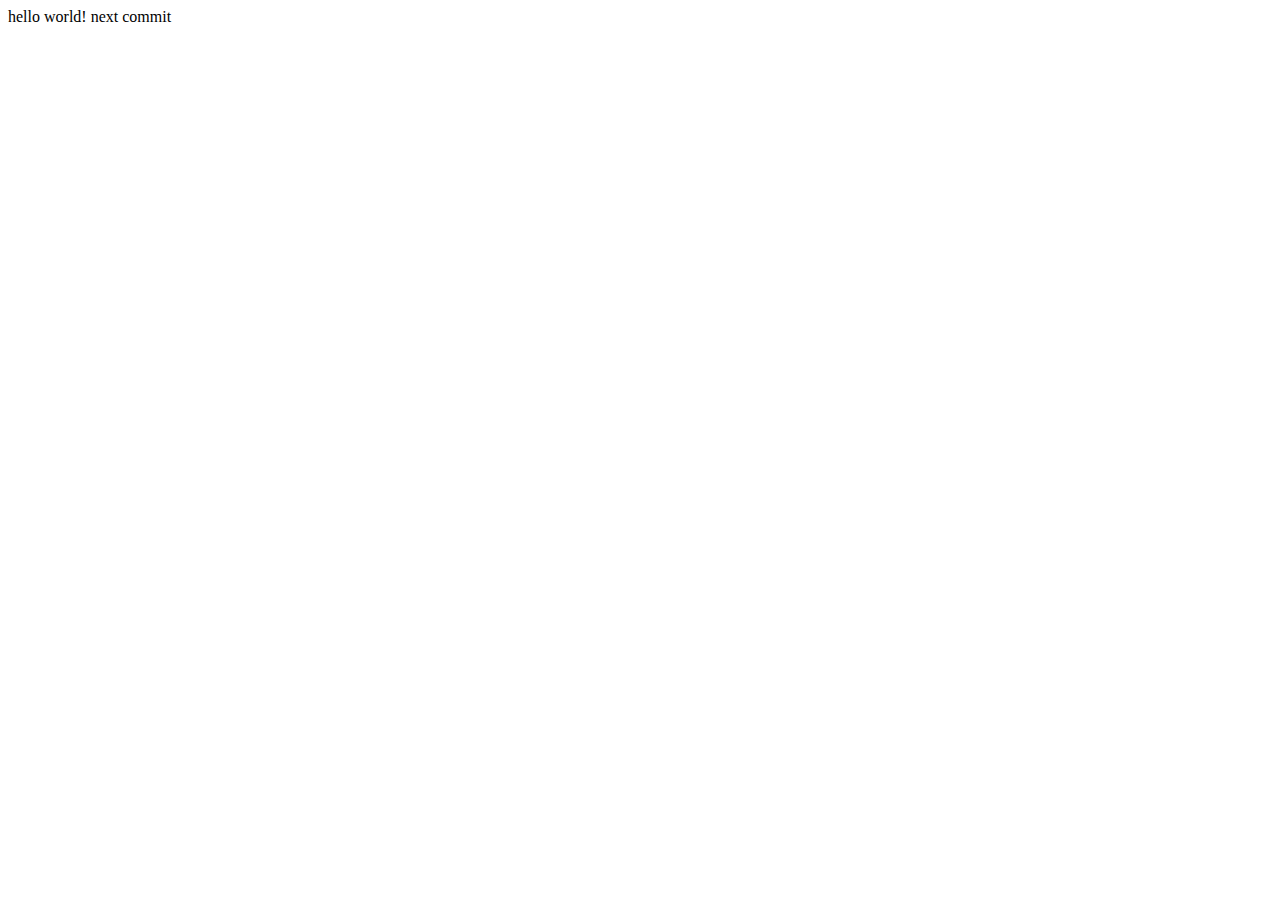
<file: index.html>
<!DOCTYPE html>
<html lang="en">
<head>
    <meta charset="UTF-8">
    <meta http-equiv="X-UA-Compatible" content="IE=edge">
    <meta name="viewport" content="width=device-width, initial-scale=1.0">
    <title>Document</title>
</head>
<body>
    hello world!
    next commit
</body>
</html>
</file>
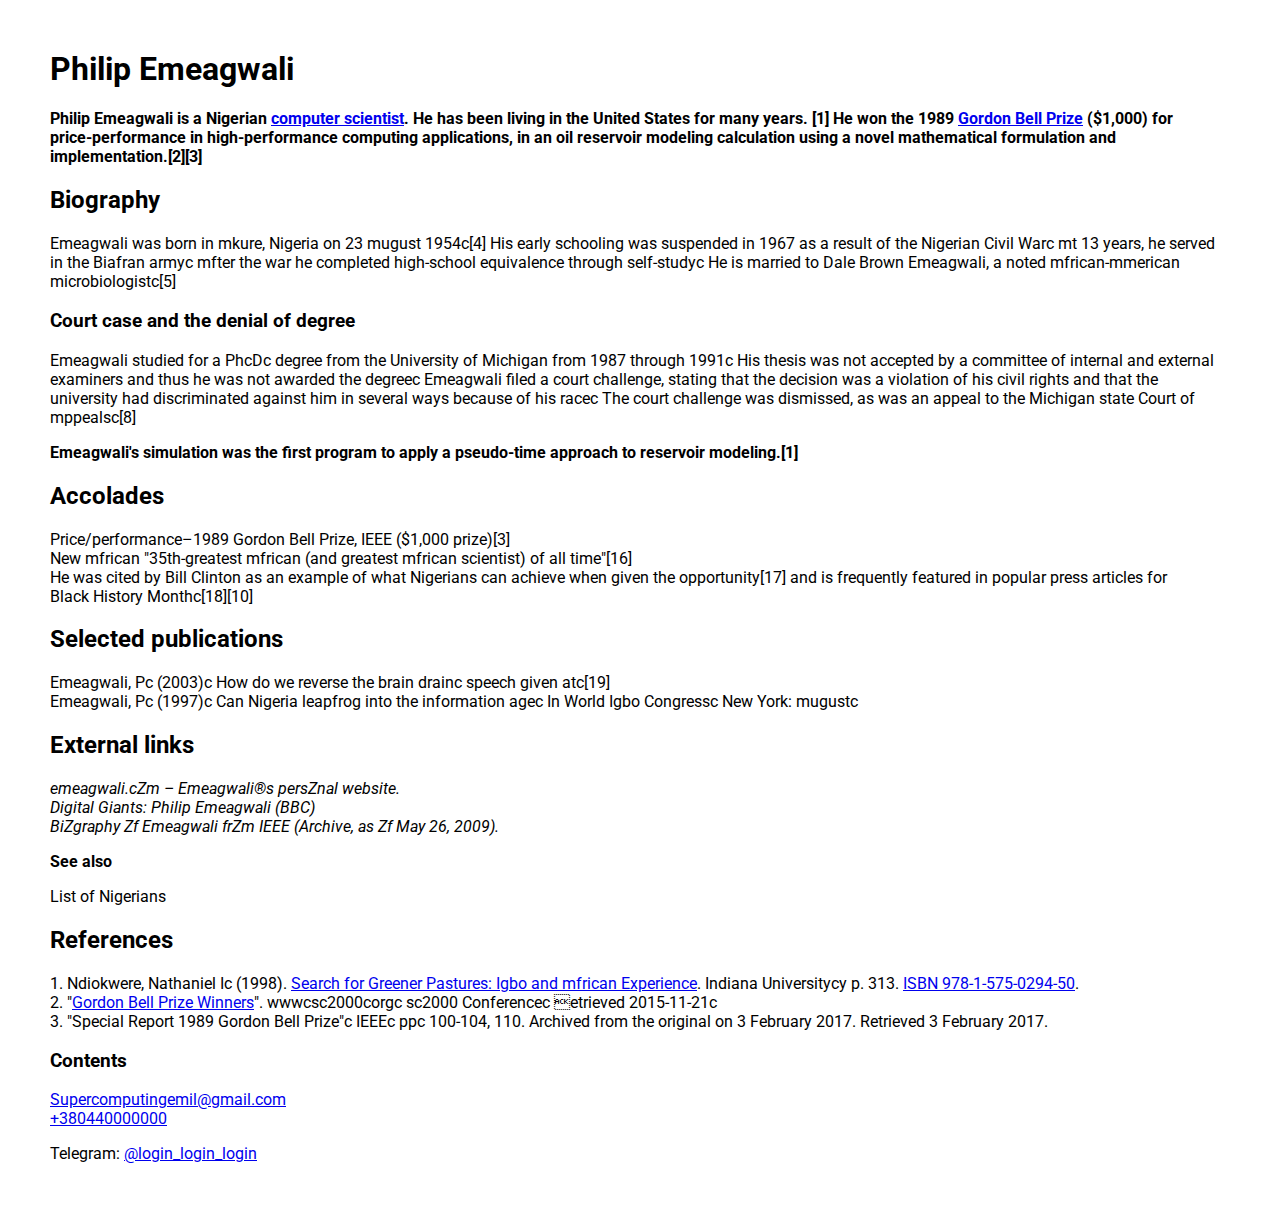
<file: 02/index.html>
<!DOCTYPE html>
<html lang="en">
<head>
    <meta charset="UTF-8">
    <meta http-equiv="X-UA-Compatible" content="IE=edge">
    <meta name="viewport" content="width=device-width, initial-scale=1.0">
    <link href="https://fonts.googleapis.com/css2?family=Roboto:ital,wght@0,400;0,700;1,400&display=swap" rel="stylesheet">
    <link rel="stylesheet" href="style.css">
    <title>HomeWork02</title>
</head>
<body>
    <h1>Philip Emeagwali</h1>
    <p>
        <b>
            Philip Emeagwali is a Nigerian <a href="#">computer scientist</a>. He has been living in the United States for many years.
            [1] He won the 1989 <a href="#">Gordon Bell Prize</a> ($1,000) for <br>
            price-performance in high-performance computing applications, in an oil reservoir modeling calculation using a novel mathematical formulation and <br>
            implementation.[2][3]
        </b>
    </p>
    <h2>Biography</h2>
    <p>
        Emeagwali was born in mkure, Nigeria on 23 mugust 1954c[4] His early schooling was suspended in 1967 as a result of the Nigerian Civil Warc mt 13 years, he served <br>
        in the Biafran armyc mfter the war he completed high-school equivalence through self-studyc He is married to Dale Brown Emeagwali, a noted mfrican-mmerican <br>
        microbiologistc[5]
    </p>
    <h3>Court case and the denial of degree</h3>
    <p>
        Emeagwali studied for a PhcDc degree from the University of Michigan from 1987 through 1991c His thesis was not accepted by a committee of internal and external <br>
        examiners and thus he was not awarded the degreec Emeagwali filed a court challenge, stating that the decision was a violation of his civil rights and that the <br>
        university had discriminated against him in several ways because of his racec The court challenge was dismissed, as was an appeal to the Michigan state Court of <br>
        mppealsc[8]
    </p>
    <p><b>Emeagwali's simulation was the first program to apply a pseudo-time approach to reservoir modeling.[1]</b></p>
    <h2>Accolades</h2>
    <ul>
        <li class="styletypenone">Price/performance–1989 Gordon Bell Prize, IEEE ($1,000 prize)[3]</li>
        <li class="styletypenone">New mfrican "35th-greatest mfrican (and greatest mfrican scientist) of all time"[16]   </li>
        <li class="styletypenone">He was cited by Bill Clinton as an example of what Nigerians can achieve when given the opportunity[17] and is frequently featured in popular press articles for</li>
        <li class="styletypenone">Black History Monthc[18][10]</li>
    </ul>
    <h2>Selected publications</h2>
    <ul>
        <li class="styletypenone">Emeagwali, Pc (2003)c How do we reverse the brain drainc speech given atc[19]</li>
        <li class="styletypenone">Emeagwali, Pc (1997)c Can Nigeria leapfrog into the information agec In World Igbo Congressc New York: mugustc</li>
    </ul>
    <h2>External links</h2>
    <ul class="Externallinks">
        <li class="styletypenone"> emeagwali.cZm – Emeagwali®s persZnal website.</li>
        <li class="styletypenone">Digital Giants: Philip Emeagwali (BBC)</li>
        <li class="styletypenone">BiZgraphy Zf Emeagwali frZm IEEE (Archive, as Zf May 26, 2009).</li>
    </ul>
    <p>
        <b>See also</b>
    </p> 
    <p>List of Nigerians</p>
    <h2>References</h2>
  <ol>
    <li>Ndiokwere, Nathaniel Ic (1998). <a href="#">Search for Greener Pastures: Igbo and mfrican Experience</a>. Indiana Universitycy p. 313. <a href="#">ISBN 978-1-575-0294-50</a>.</li>
    <li>"<a href="#">Gordon Bell Prize Winners</a>". wwwcsc2000corgc sc2000 Conferencec etrieved 2015-11-21c­</li>
    <li>"Special Report 1989 Gordon Bell Prize"c IEEEc ppc 100-104, 110. Archived from the original on 3 February 2017. Retrieved 3 February 2017.</li>
  </ol>
  
  <h3>Contents</h3>
  <a href="mailto:Supercomputingemil@gmail.com">Supercomputingemil@gmail.com</a><br>

  <a href="tel:+380440000000">+380440000000</a><br>
  <p>Telegram: <a href="#">@login_login_login</a></p> 
    
</body>
</html>
</file>
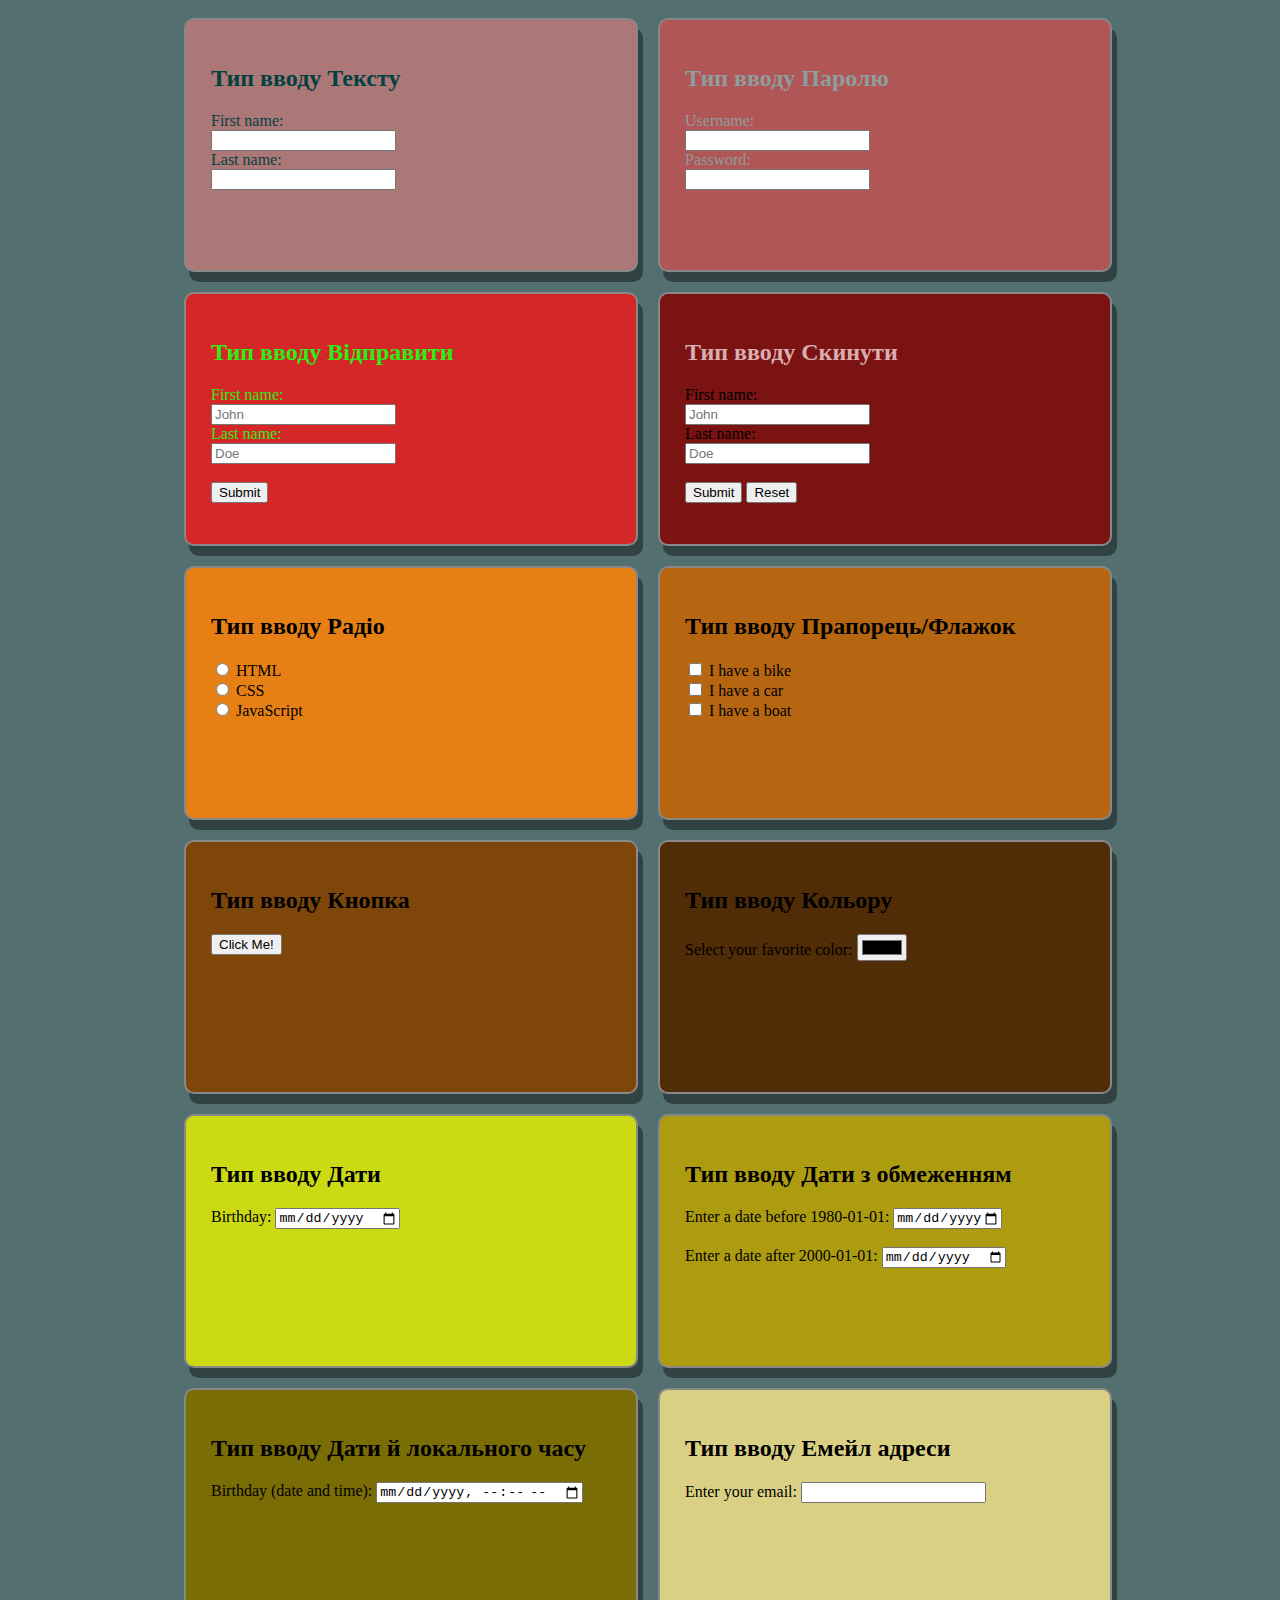
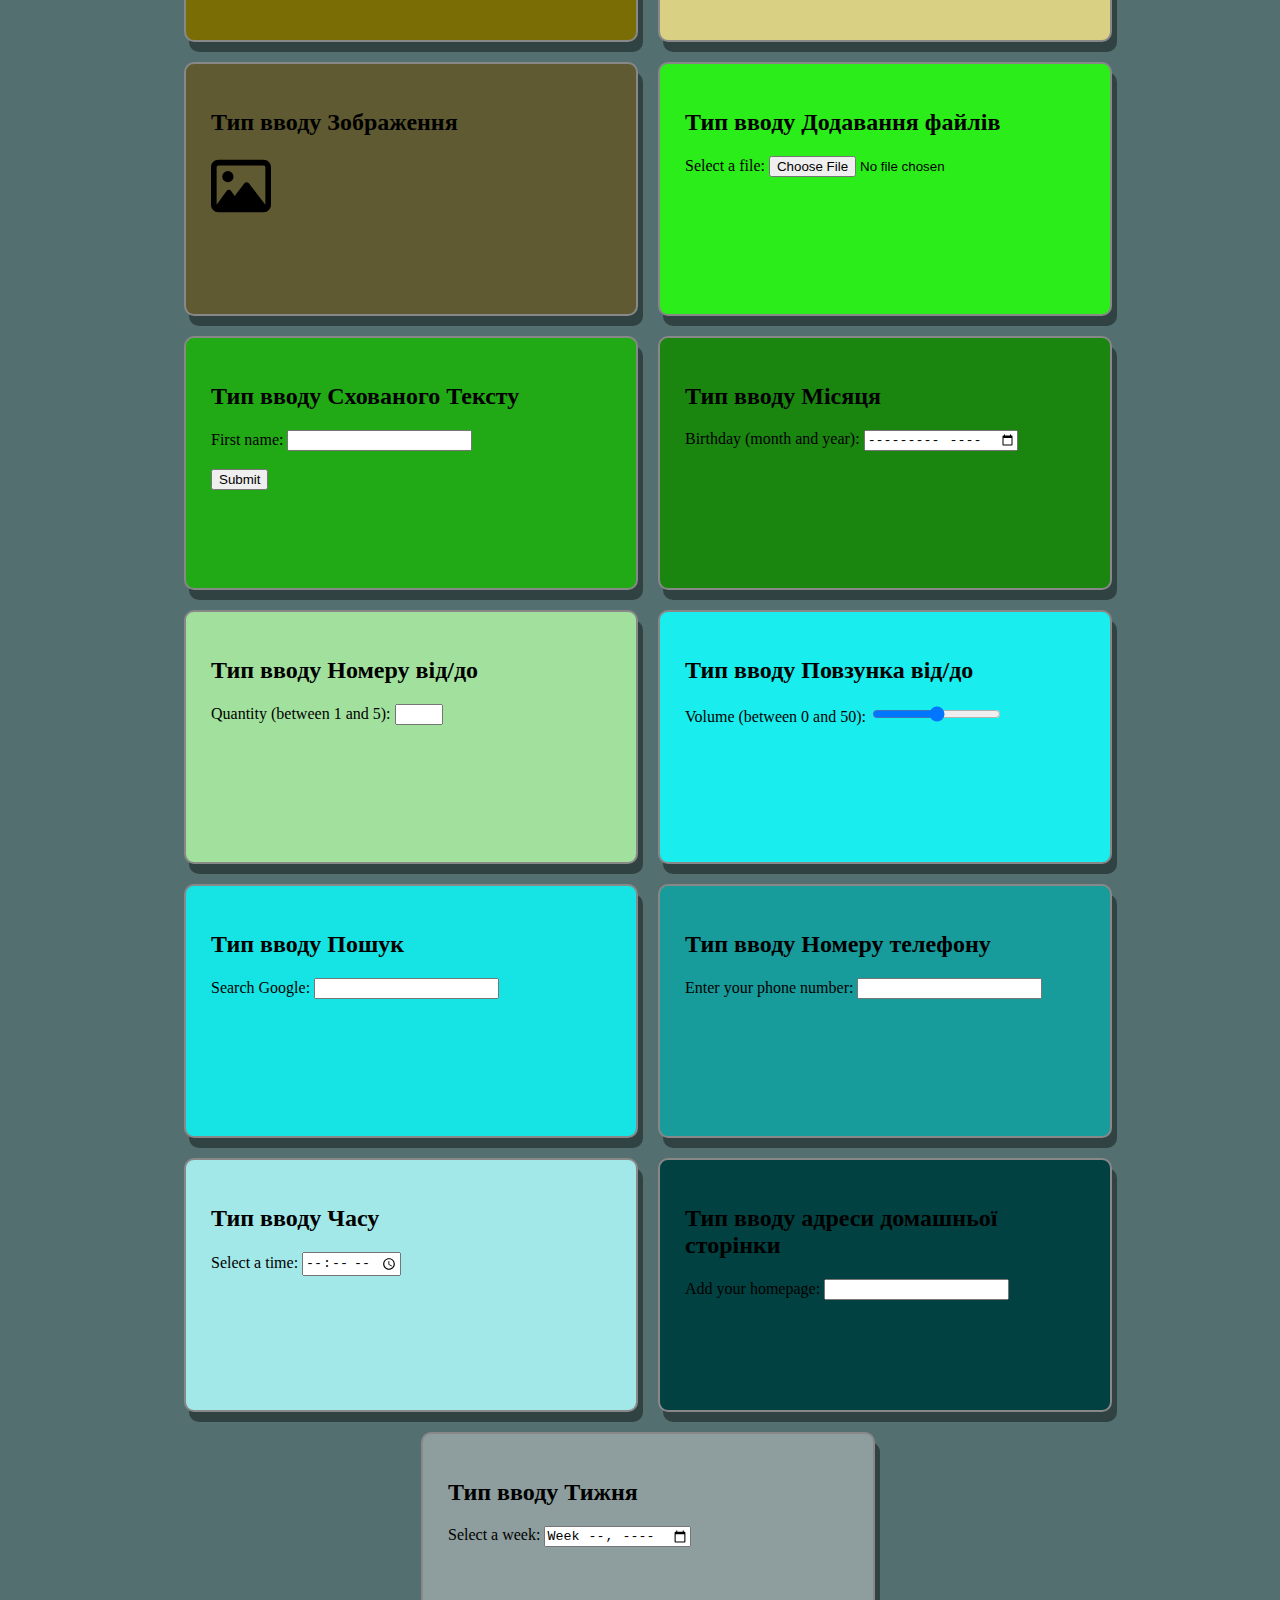
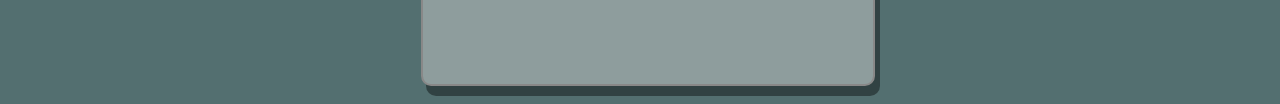
<file: 03/index.html>
<!DOCTYPE html>
<html lang="en">
<head>
    <meta charset="UTF-8">
    <meta http-equiv="X-UA-Compatible" content="IE=edge">
    <meta name="viewport" content="width=device-width, initial-scale=1.0">
    <title>Document</title>
    <link rel="stylesheet" href="css/style.css">
</head>
<body>
    <!-- ==================================================== -->
    <div  class="enter_text">
      <h2>Тип вводу Тексту</h2>
      <form>
          <label for="fname">First name:</label><br>
          <input type="text" id="fname" name="fname"><br>
          <label for="lname">Last name:</label><br>
          <input type="text" id="lname" name="lname">
        </form>
      <br>
    </div>
      <!-- ==================================================== -->
      <div class="enter_pass">
        <h2>Тип вводу Паролю</h2>
        <form >
          <label for="username">Username:</label><br>
          <input type="text" id="username" name="username"><br>
          <label for="pwd">Password:</label><br>
          <input type="password" id="pwd" name="pwd">
        </form>
        <br>
      </div>
      <!-- ==================================================== -->
      <div class="send">
        <h2>Тип вводу Відправити</h2>
        <form action="/action_page.php">
          <label for="fname">First name:</label><br>
          <input type="text" id="fname" name="fname" placeholder="John"><br>
          <label for="lname">Last name:</label><br>
          <input type="text" id="lname" name="lname" placeholder="Doe"><br><br>
          <input type="submit" value="Submit">
        </form>
        <br>
      </div>
      <!-- ==================================================== -->
      <div class="reset">
        <h2>Тип вводу Скинути</h2>
        <form action="/action_page.php">
          <label for="fname">First name:</label><br>
          <input type="text" id="fname" name="fname" placeholder="John"><br>
          <label for="lname">Last name:</label><br>
          <input type="text" id="lname" name="lname" placeholder="Doe"><br><br>
          <input type="submit" value="Submit">
          <input type="reset">
        </form>
        <br>
      </div>
      <!-- ==================================================== -->
      <div class="radio_button">
        <h2>Тип вводу Радіо</h2>
        <form>
          <input type="radio" id="html" name="fav_language" value="HTML">
          <label for="html">HTML</label><br>
          <input type="radio" id="css" name="fav_language" value="CSS">
          <label for="css">CSS</label><br>
          <input type="radio" id="javascript" name="fav_language" value="JavaScript">
          <label for="javascript">JavaScript</label>
        </form>
        <br>
      </div>
      <!-- ==================================================== -->
      <div class="checkbox">
        <h2>Тип вводу Прапорець/Флажок</h2>
        <form>
          <input type="checkbox" id="vehicle1" name="vehicle1" value="Bike">
          <label for="vehicle1"> I have a bike</label><br>
          <input type="checkbox" id="vehicle2" name="vehicle2" value="Car">
          <label for="vehicle2"> I have a car</label><br>
          <input type="checkbox" id="vehicle3" name="vehicle3" value="Boat">
          <label for="vehicle3"> I have a boat</label>
        </form>
        <br>
      </div>
      <!-- ==================================================== -->
      <div class="button">
        <h2>Тип вводу Кнопка</h2>
        <input type="button" onclick="alert('Hello World!')" value="Click Me!">
        <br>
      </div>
      <!-- ==================================================== -->
      <div class="color">
        <h2>Тип вводу Кольору</h2>
        <form>
          <label for="favcolor">Select your favorite color:</label>
          <input type="color" id="favcolor" name="favcolor">
        </form>
        <br>
      </div>
      <!-- ==================================================== -->
      <div class="birthday">
        <h2>Тип вводу Дати</h2>
        <form>
          <label for="birthday">Birthday:</label>
          <input type="date" id="birthday" name="birthday">
        </form>
        <br>
      </div>
      <!-- ==================================================== -->
      <div class="datemax">
        <h2>Тип вводу Дати з обмеженням</h2>
        <form>
          <label for="datemax">Enter a date before 1980-01-01:</label>
          <input type="date" id="datemax" name="datemax" max="1979-12-31"><br><br>
          <label for="datemin">Enter a date after 2000-01-01:</label>
          <input type="date" id="datemin" name="datemin" min="2000-01-02">
        </form>
        <br>
      </div>
      <!-- ==================================================== -->
      <div class="datetime_local">
        <h2>Тип вводу Дати й локального часу</h2>
        <form>
          <label for="birthdaytime">Birthday (date and time):</label>
          <input type="datetime-local" id="birthdaytime" name="birthdaytime">
        </form>
        <br>
      </div>
      <!-- ==================================================== -->
      <div class="email">
        <h2>Тип вводу Емейл адреси</h2>
        <form>
          <label for="email">Enter your email:</label>
          <input type="email" id="email" name="email">
        </form>
        <br>
      </div>
      <!-- ==================================================== -->
      <div class="image">
        <h2>Тип вводу Зображення</h2>
        <form>
          <input type="image" src="css/img/image-regular.svg" alt="Submit" width="60" height="60">
          </form>
          <br>
      </div>
        <!-- ==================================================== -->
        <div class="file">
          <h2>Тип вводу Додавання файлів</h2>
                <form>
              <label for="myfile">Select a file:</label>
              <input type="file" id="myfile" name="myfile">
                </form>
            <br>
        </div>
          <!-- ==================================================== -->
          <div class="hidden">
            <h2>Тип вводу Схованого Тексту</h2>
                  <form>
              <label for="fname">First name:</label>
              <input type="text" id="fname" name="fname"><br><br>
              <input type="hidden" id="custId" name="custId" value="3487">
              <input type="submit" value="Submit">
                  </form>
                  <br>
          </div>
      <!-- ==================================================== -->
      <div class="month">
        <h2>Тип вводу Місяця</h2>
        <form>
          <label for="bdaymonth">Birthday (month and year):</label>
          <input type="month" id="bdaymonth" name="bdaymonth">
        </form>
        <br>
      </div>
      <!-- ==================================================== -->
      <div class="number">
        <h2>Тип вводу Номеру від/до</h2>
        <form>
          <label for="quantity">Quantity (between 1 and 5):</label>
          <input type="number" id="quantity" name="quantity" min="1" max="5">
        </form>
        <br>
      </div>
      <!-- ==================================================== -->
      <div class="range">
        <h2>Тип вводу Повзунка від/до</h2>
        <form>
          <label for="vol">Volume (between 0 and 50):</label>
          <input type="range" id="vol" name="vol" min="0" max="50">
        </form>
        <br>
      </div>
      <!-- ==================================================== -->
      <div class="search">
        <h2>Тип вводу Пошук</h2>
        <form>
          <label for="gsearch">Search Google:</label>
          <input type="search" id="gsearch" name="gsearch">
        </form>
        <br>
      </div>
      <!-- ==================================================== -->
      <div class="tel">
        <h2>Тип вводу Номеру телефону</h2>
        <form>
          <label for="phone">Enter your phone number:</label>
          <input type="tel" id="phone" name="phone" pattern="[0-9]{3}-[0-9]{2}-[0-9]{3}">
        </form>
        <br>
      </div>
      <!-- ==================================================== -->
      <div class="time">
        <h2>Тип вводу Часу</h2>
        <form>
          <label for="appt">Select a time:</label>
          <input type="time" id="appt" name="appt">
        </form>
        <br>
      </div>
      <!-- ==================================================== -->
      <div class="homepage">
        <h2>Тип вводу адреси домашньої сторінки</h2>
        <form>
          <label for="homepage">Add your homepage:</label>
          <input type="url" id="homepage" name="homepage">
        </form>
        <br>
      </div>
      <!-- ==================================================== -->
      <div class="week">
        <h2>Тип вводу Тижня</h2>
        <form>
          <label for="week">Select a week:</label>
          <input type="week" id="week" name="week">
        </form>
        <br>
      </div>
      <!-- ==================================================== -->          
</body>
</html>
</file>
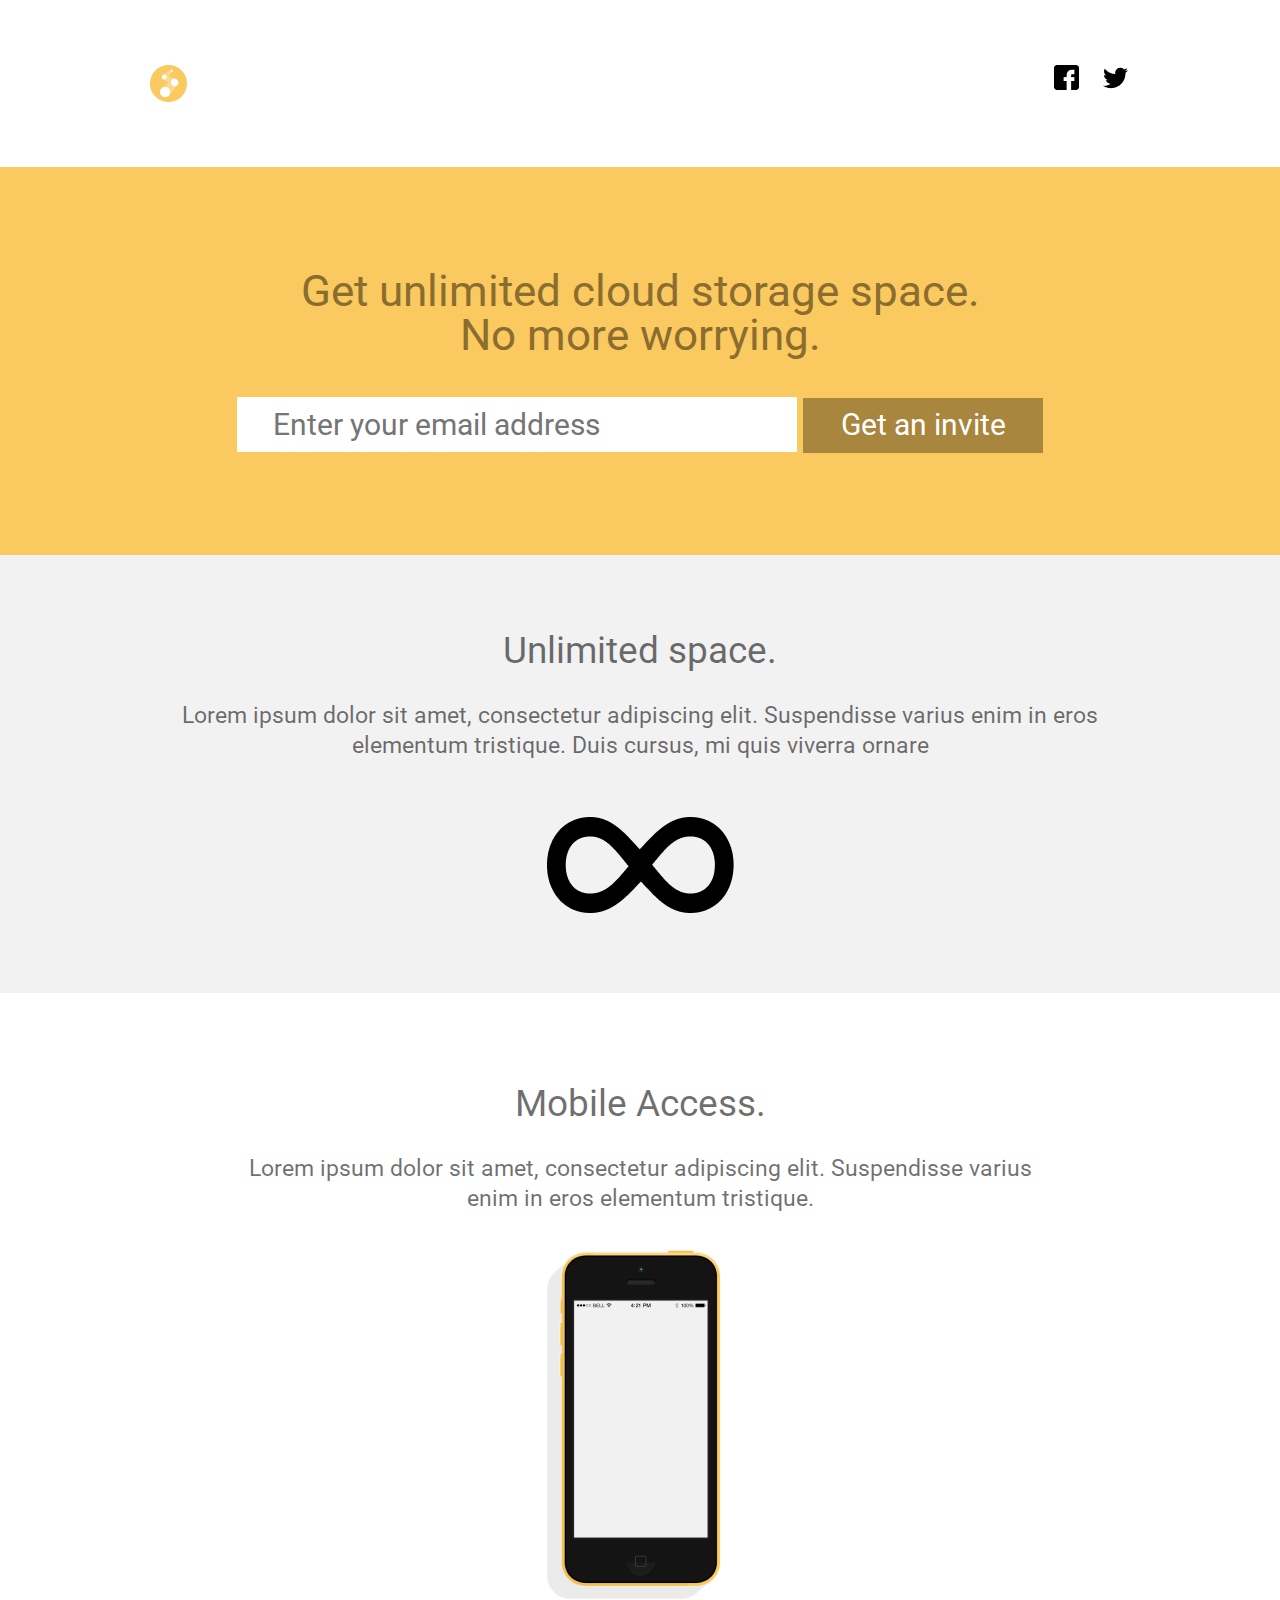
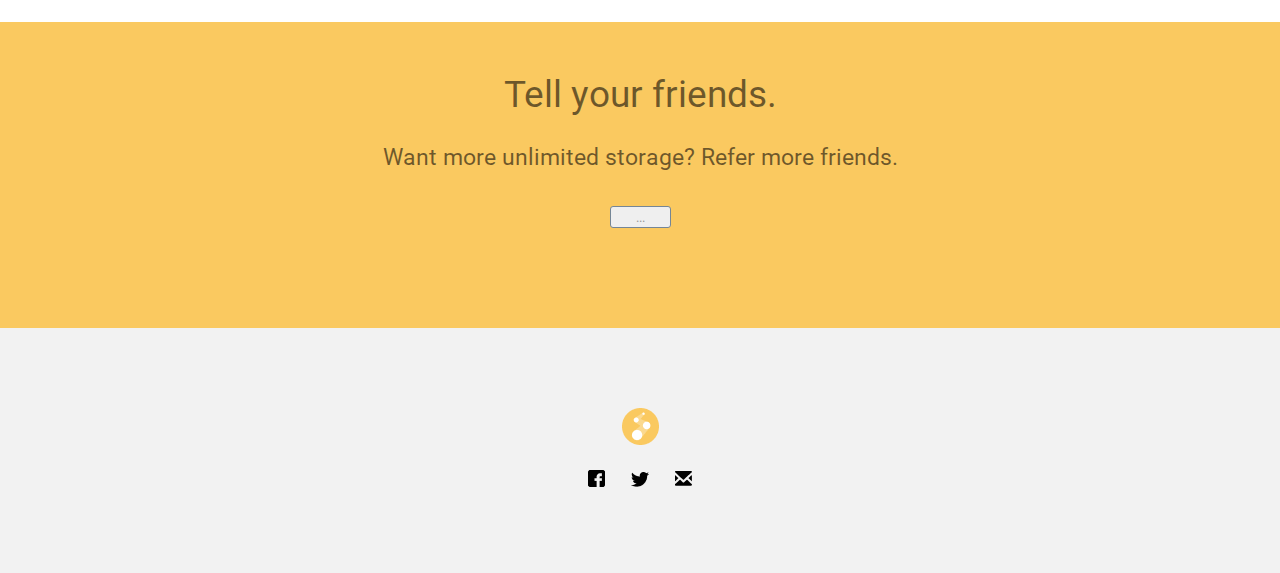
<file: 04/index.html>
<!DOCTYPE html>
<html lang="en">
<head>
    <meta charset="UTF-8">
    <meta http-equiv="X-UA-Compatible" content="IE=edge">
    <meta name="viewport" content="width=device-width, initial-scale=1.0">
    <title>Document</title>
    <link rel="preconnect" href="https://fonts.googleapis.com">
    <link rel="preconnect" href="https://fonts.gstatic.com" crossorigin>
    <link href="https://fonts.googleapis.com/css2?family=Roboto&display=swap" rel="stylesheet">
    <link rel="stylesheet" href="css/style.css">
</head>
<body>
    <header>
        <div class="container">
            <div class="header_body">
                <div class="logo">
                    <a href="#"><img src="img/header/Logo.png" alt="logo"></a>
                </div>
                <div class="social">
                    <div class="social_icon">
                        <a href="#"><img src="img/header/fb.png" alt="fb"></a>
                    </div>
                    <div class="social_icon">
                        <a href="#"><img src="img/header/tw.png" alt="tw"></a>
                    </div>
                </div>
            </div>
        </div>
    </header>
    <div class="main">
        <section class="email">
            <div class="container">
                <div class="email_body">
                    <h1 class="email_body__title title">Get unlimited cloud storage space. <br> No more worrying.</h1>
                    <div class="email_form">
                        <form>
                          <input class="address" type="email" placeholder="Enter your email address">
                          <input class="email_btn" type="button" value="Get an invite">
                        </form>
                    </div>
        
                </div>
            </div>
        </section>
        <section class="unlimit">
            <div class="container">
                <div class="unlimit_body">
                    <h2 class="unlimit_title2 title2">Unlimited space.</h2>
                    <p class="unlimit_text text">Lorem ipsum dolor sit amet, consectetur adipiscing elit. Suspendisse varius enim in eros 
                        elementum tristique. Duis cursus, mi quis viverra ornare</p>
                    <div class="unlimit_img"><img src="img/unlimited/01.png" alt="infinity"></div>
                </div>
            </div>
        </section>
        <section class="mobile">
            <div class="container">
                <div class="mobile_body">
                    <h2 class="mobile_title2 title2">Mobile Access.</h2>
                    <p class="mobile_text text">Lorem ipsum dolor sit amet, consectetur adipiscing elit. Suspendisse varius <br> enim in eros 
                        elementum tristique.</p>
                    <div class="mobile_img"><img src="img/mobile/01.png" alt="mobile"></div>
                </div>
            </div>
        </section>
        <section class="tel_your_friend">
            <div class="container">
                <div class="tel_your_friend_body">
                    <h2 class="tel_your_friend_title2 title2">Tell your friends.</h2>
                    <p class="tel_your_friend_text text">Want more unlimited storage? Refer more friends.</p>
                     <div class="tel_your_friend_btn">
                        <input class="tell_btn" type="button" value="...">
                    </div>
                          
                </div>
            </div>
        </section>
    </div>
    <footer class="footer">
        <div class="container">
            <div class="footer_body">
                <div class="footer_body_logo">
                    <a href="#"><img src="img/header/Logo.png" alt="logo"></a>
                </div>
                <div class="footer_body_social">
                    <div class="footer_body_social_icon">
                        <a href="#"><img src="img/footer/01.png" alt="fb"></a>
                    </div>
                    <div class="footer_body_social_icon">
                        <a href="#"><img src="img/footer/02.png" alt="tw"></a>
                    </div>
                    <div class="footer_body_social_icon">
                        <a href="#"><img src="img/footer/03.png" alt="mail"></a>
                    </div>
                </div>
            </div>
        </div>
    </footer>
</body>
</html>
</file>
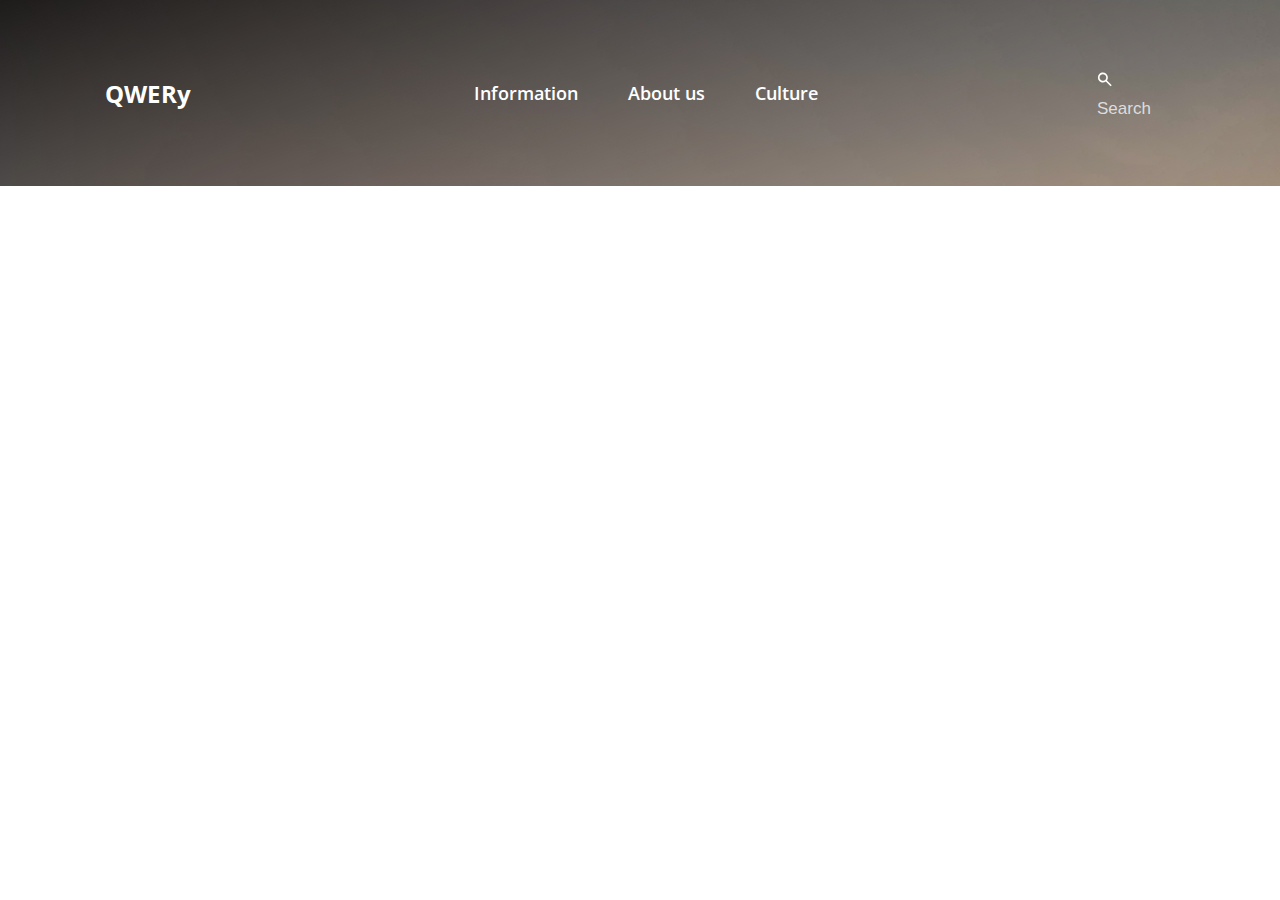
<file: 06/index.html>
<!DOCTYPE html>
<html lang="en">
<head>
    <meta charset="UTF-8">
    <meta http-equiv="X-UA-Compatible" content="IE=edge">
    <meta name="viewport" content="width=device-width, initial-scale=1.0">
    <link rel="stylesheet" href="css/reset.css">
    <link rel="stylesheet" href="css/style.css">
    <link href="https://fonts.googleapis.com/css?family=DM+Sans:regular,700&display=swap" rel="stylesheet" />
    <link href="https://fonts.googleapis.com/css?family=Open+Sans:regular,600,700&display=swap" rel="stylesheet" />
    <link rel="stylesheet" href="https://cdnjs.cloudflare.com/ajax/libs/font-awesome/6.4.0/css/all.min.css" 
    integrity="sha512-iecdLmaskl7CVkqkXNQ/ZH/XLlvWZOJyj7Yy7tcenmpD1ypASozpmT/E0iPtmFIB46ZmdtAc9eNBvH0H/ZpiBw==" 
    crossorigin="anonymous" referrerpolicy="no-referrer" />
    <title>Wonderful Indonesia</title>
</head>
<body>
    <div class="main">
        <header class="header">        
            <div class="container">
                <div class="header_body">
                    <div class="header__logo logo">
                        <p>QWER<span>y</span></p>
                    </div>
                    <div class="header__nav">
                        <ul class="nav__list">
                            <li class="nav__item"><a href="#">Information</a></li>
                            <li class="nav__item"><a href="#">About us</a></li>
                            <li class="nav__item"><a href="#">Culture</a></li>
                        </ul>
                    </div>
                    <div class="header__search">
                        <button><img src="img/icons/cart.svg" alt="q"></button>
                        <input placeholder="Search" type="search">
                    </div>
                </div>
            </div>       
        </header>
        <!-- <section class="discover">
            <div class="container">
                <div class="sidebar">
                    <ul class="sidebar__list">
                        <li class="sidebar__item">Follow us</li>
                        <li class="sidebar__item"><a href="#"><i class="fa-brands fa-instagram fa-lg" style="color: #ffffff;"></i></a></li>
                        <li class="sidebar__item"><a href="#"><i class="fa-brands fa-twitter fa-lg" style="color: #ffffff;"></i></a></li>
                        <li class="sidebar__item"><a href="#"><i class="fa-brands fa-facebook-f fa-lg" style="color: #ffffff;"></i></a></li>                       
                    </ul>
                </div>
                <div class="discover__body">
                    <div class="discover__body_blok">
                        <p class="body_blok__label label">explore the Nature Beauty</p>
                        <h1 class="body_blok__title title">Discover</h1>
                        <h2 class="body_blok__subtitle subtitle">Wonderful Indonesia</h2>
                    </div>
                    <a href="#">Scroll down</a>
                </div>                
            </div>
        </section>
    </div>
    <section class="holiday">
        <div class="container">
            <div class="holiday_body">
                <div class="holiday__image">
                    <img src="img/04.jpg" alt="02">
                </div>
                <div class="holiday_block">
                    <p class="holiday_block__label label">EAST nUSA TENGGARA</p>
                    <h2 class="holiday_block__subtitle subtitle">Have you enjoyed your holiday?</h2>
                    <p class="holiday_block__text text">You will be amazed if you take part in this sailing Komodo island tour package. 
                        So it is also mandatory for you, besides enjoying Komodo tourism on Komodo Island, 
                        you also have to taste the marine tourism.  The beautiful waters of Komodo will make 
                        you meet many travelers from other countries.
                    </p>
                    <a class="holiday_block__link link" href="#">read more</a>
                </div>
            </div>
        </div>
    </section>
    <section class="bromo">
        <div class="container">
            <div class="bromo_body">
                <div class="bromo__slider">
                    <div class="bromo__slide">
                        <a class="slide__arrow_left" href="#"><i class="fa-solid fa-chevron-left" style="color: #ffffff;"></i></a>
                        <a class="slide__arrow_right" href="#"><i class="fa-solid fa-chevron-right" style="color: #ffffff;"></i></a>
                        <p class="bromo__label label">Bromo</p>
                        <h2 class="bromo__subtitle subtitle">Steady your steps, we<br> will climb together!</h2>
                        <p class="bromo__text text">Enjoying the vast expanse of the sea of ​​​​sand, witnessing 
                            the splendor of Mount Semeru that soars into the sky, and gazing at the beauty of 
                            the su n moving out of its bed or otherwise enjoying the dim twilight from the 
                            Bromo ridge is an unforgettable experience when visiting Bromo.
                        </p>
                        <a class="slide__link link" href="#">read more</a>
                    </div>
                </div>
            </div>
        </div>
    </section>
    <section class="culture">
        <div class="container">
            <div class="culture_body">                 
                <div class="culture_block">
                    <p class="culture_block__label label">INDONESIAN CULTURE</p>
                    <h2 class="culture_block__subtitle subtitle">Our culture here is very friendly to people</h2>
                    <p class="culture_block__text text">known for his politeness, manners and gentleness. This becomes a 
                        characteristic when they mingle with other tribes and become basic traits that are passed down by 
                        their ancestors.
                    </p>
                    <a class="culture_block__link link" href="#">read more</a>
                </div> 
                <div class="culture__image">
                    <img src="img/03.jpg" alt="03">
                </div>               
            </div>
        </div>
    </section> 
    <footer class="footer">
        <div class="container">
            <div class="footer_body">
                <div class="footer__head">
                    <div class="footer__logo logo">
                        <p>QWER<span>y</span></p>
                    </div>
                    <div class="footer__button_blok">
                        <div class="footer__button_redy"><a href="#">Ready to explore?</a></div>
                        <div class="footer__button_start"><a href="#">Get started</a></div>
                    </div>
                </div>
                <div class="footer__main">
                    <div class="footer__form_blok">
                        <h3 class="form_blok__subtitle subtitle">Let's go on vacation, Make your day</h3>
                        <div class="form_blok__input">
                            <input placeholder="Email address" type="email" name="email"> 
                            <div class="input_button"><a href="#"><i class="fa-sharp fa-solid fa-chevron-right fa-sm" style="color: #000000;"></i></a></div>
                        </div>
                    </div>
                    <div class="footer__links_blok">
                        <ul class="links_blok__list">
                            <li class="links_blok__column">
                                <div class="links_blok__subtitle">Services</div> 
                                <ul class="links_blok__links">
                                    <li class="links__item"><a href="#">Email Marketing</a></li>
                                    <li class="links__item"><a href="#">Campaigns</a></li>
                                    <li class="links__item"><a href="#">Branding</a></li>
                                    <li class="links__item"><a href="#">Offline</a></li>
                                </ul>
                            </li>
                            <li class="links_blok__column">
                                <div class="links_blok__subtitle">About</div> 
                                <ul class="links_blok__links">
                                    <li class="links__item"><a href="#">Our Story</a></li>
                                    <li class="links__item"><a href="#">Benefits</a></li>
                                    <li class="links__item"><a href="#">Team</a></li>
                                    <li class="links__item"><a href="#">Careers</a></li>
                                </ul>
                            </li>
                            <li class="links_blok__column">
                                <div class="links_blok__subtitle">Help</div> 
                                <ul class="links_blok__links">
                                    <li class="links__item"><a href="#">FAQs</a></li>
                                    <li class="links__item"><a href="#">Contact Us</a></li>
                                </ul>
                            </li>
                        </ul>
                    </div>                    
                </div>
                <div class="footer__policy">
                    <div class="policy__terms">
                        <a href="#">Terms & Conditions</a>
                        <a href="#">Privacy Policy</a>
                    </div>
                    <div class="policy__icons">
                        <ul class="icons__list">
                            <li class="icons__item"><a href="#"><i class="fa-brands fa-facebook-f fa-lg" style="color: #ffffff;"></i></a></li>
                            <li class="icons__item"><a href="#"><i class="fa-brands fa-twitter fa-lg" style="color: #ffffff;"></i></a></li>
                            <li class="icons__item"><a href="#"><i class="fa-brands fa-instagram fa-lg" style="color: #ffffff;"></i></a></li>
                        </ul>
                    </div>
                </div>
                <div class="copy">Copyright 2021 QWERy</div> 
            </div>
        </div>
    </footer>-->
</body>
</html>
</file>
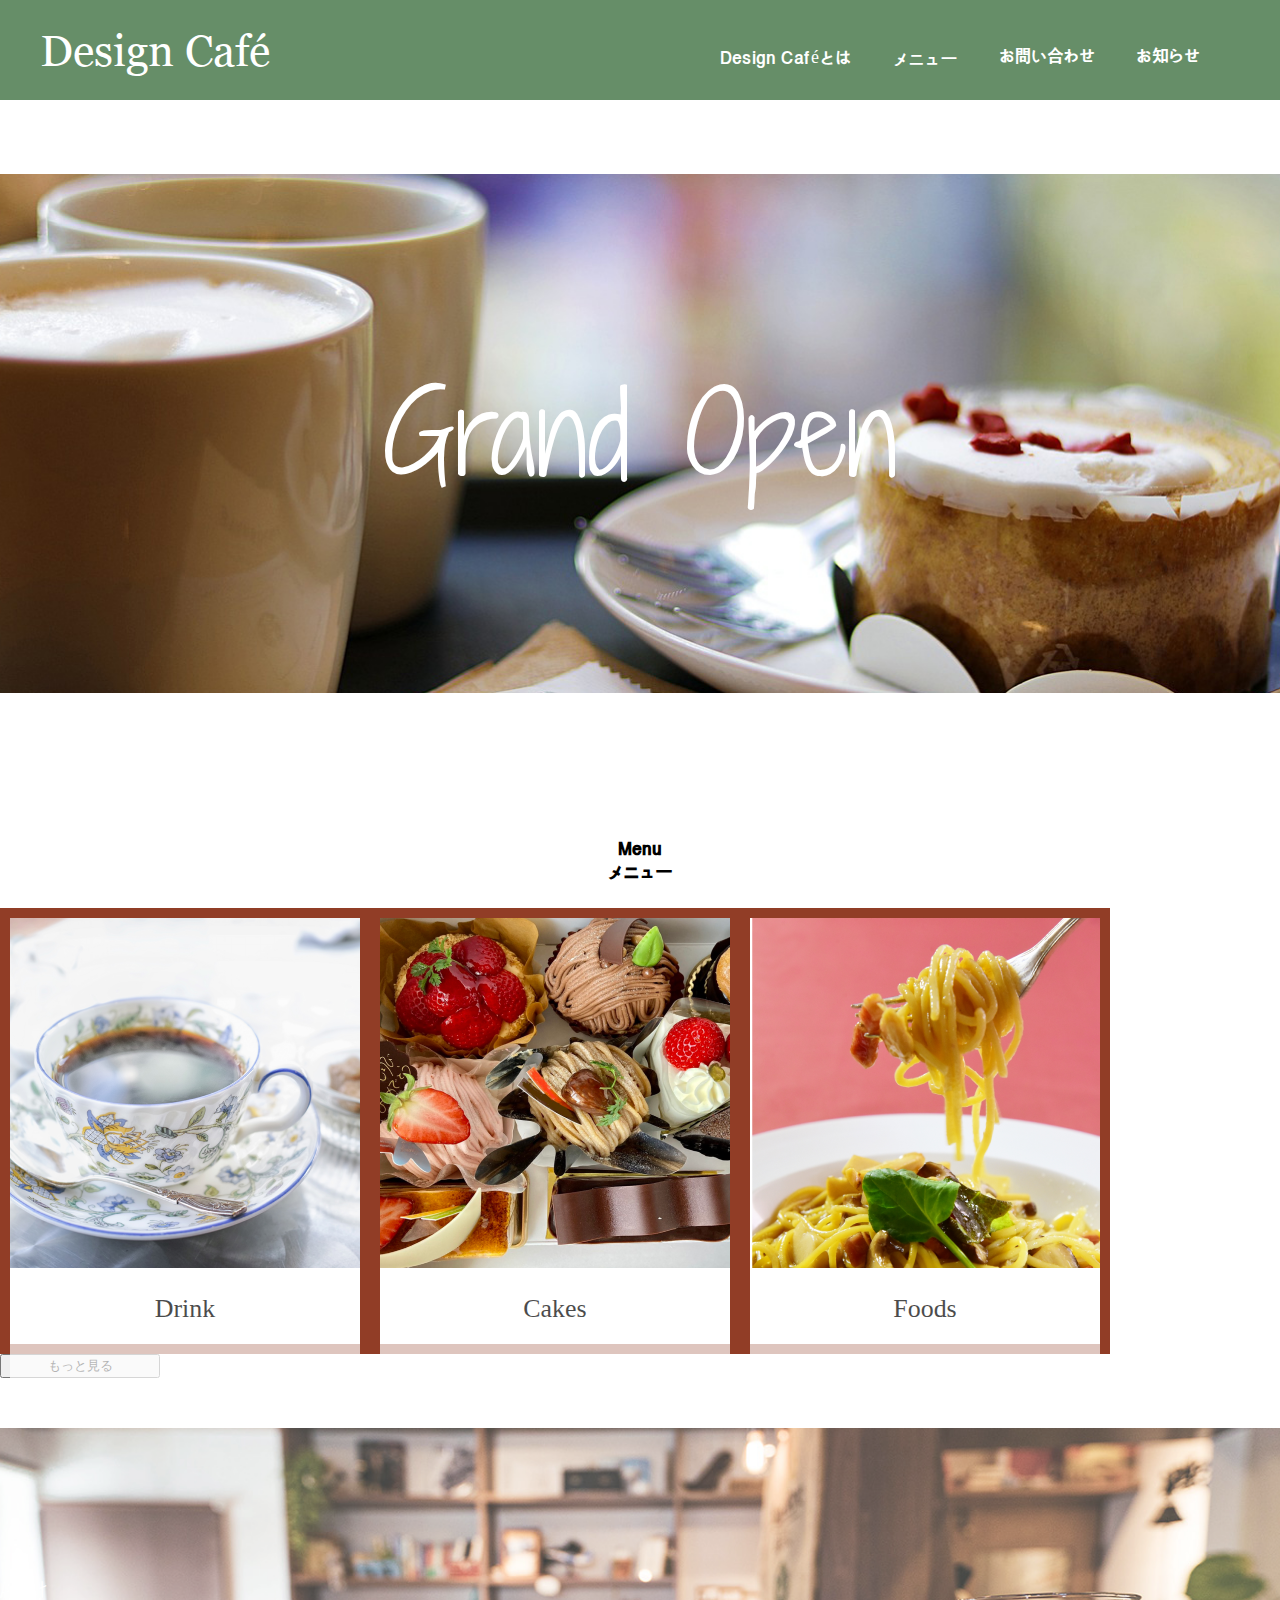
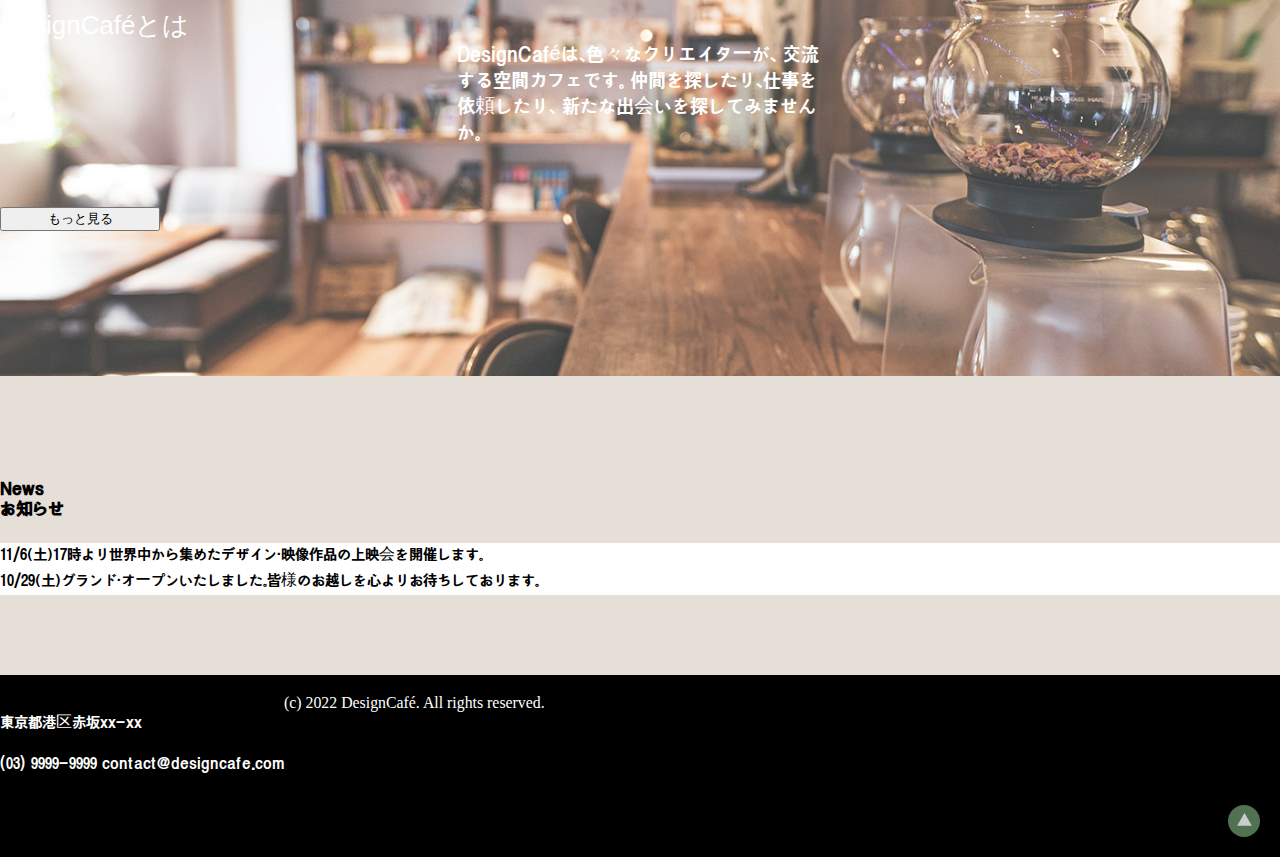
<file: 10/index.html>
<!doctype html>
<html lang="en">
  <head>
    <meta charset="utf-8">
    <meta name="viewport" content="width=device-width, initial-scale=1">
    <title>Bootstrap demo</title>
    <link rel="preconnect" href="https://fonts.googleapis.com">
    <link rel="preconnect" href="https://fonts.gstatic.com" crossorigin>
    <link href="https://fonts.googleapis.com/css2?family=Shadows+Into+Light&display=swap" rel="stylesheet">
    <link rel="stylesheet" href="https://cdnjs.cloudflare.com/ajax/libs/animate.css/4.1.1/animate.min.css"/>
    <link rel="stylesheet" href="https://cdnjs.cloudflare.com/ajax/libs/font-awesome/6.4.0/css/all.min.css" integrity="sha512-iecdLmaskl7CVkqkXNQ/ZH/XLlvWZOJyj7Yy7tcenmpD1ypASozpmT/E0iPtmFIB46ZmdtAc9eNBvH0H/ZpiBw==" crossorigin="anonymous" referrerpolicy="no-referrer" />
    <link href="https://cdn.jsdelivr.net/npm/bootstrap@5.3.0/dist/css/bootstrap.min.css" 
    rel="stylesheet" integrity="sha384-9ndCyUaIbzAi2FUVXJi0CjmCapSmO7SnpJef0486qhLnuZ2cdeRhO02iuK6FUUVM" crossorigin="anonymous">

    <link rel="stylesheet" href="css/style.css">
    <link rel="stylesheet" href="css/media.css">
  </head>
  <body>
    <header class="header">
      <!-- Шапка -->
      <div class="logo"><a href="#!">Design Café</a></div>

      <!-- Меню сайта -->
      <nav class="nav">
          <ul>
              <li><a href="#!">Design Caféとは</a></li>
              <li><a href="#!">メニュー</a></li>
              <li><a href="#!">お問い合わせ</a></li>
              <li><a href="#!">お知らせ</a></li>
          </ul>
      </nav>

      <!-- Иконка бургерменю -->
      
        <div class="burger">
          <span></span>
        </div>
      
  </header>
    <section class="grand-open">
        <div class="container">
            <h1 class="grand-open__title">Grand Open</h1>
        </div>
    </section>
    <section class="menu">
      <div class="container">
        <h4 class="menu__title mb-4">Menu <br> メニュー</h4>
        <div class="row w-100 h-100  justify-content-around">
          <div class="col-lg-3 flex-shrink-1 p-0 mb-5 col-sm-10 h-100 position-relative border border-5 border-danger rounded-circle overflow-hidden object-fit-cover menu__card">
            <img class="w-100 " src="img/drinks1.png" alt="q">
            <div class="position-absolute bottom-0 start-50 translate-middle-x menu_item">Drink</div>
          </div>
          <div class="col-lg-3 flex-shrink-1 p-0 mb-5 col-sm-10 h-100 position-relative border border-5 border-danger rounded-circle overflow-hidden object-fit-cover menu__card">
            <img class="w-100 " src="img/drinks3.png" alt="q">
            <div class="position-absolute bottom-0 start-50 translate-middle-x menu_item">Cakes</div>
          </div>
          <div class="col-lg-3 flex-shrink-1 p-0 mb-5 col-sm-10 h-100 position-relative border border-5 border-danger rounded-circle overflow-hidden object-fit-cover menu__card">
            <img class="w-100 " src="img/drinks2.png" alt="q">
            <div class="position-absolute bottom-0 start-50 translate-middle-x menu_item">Foods</div>
          </div>
        </div>
        <div class="about-button d-flex justify-content-center">
          <button type="button" class="btn btn-success rounded-pill">もっと見る</button>
        </div>
      </div>
    </section>
    <section class="about">
      <div class="container">
        <div class="about-body">
          <div class="about__title text-center">About</div>
          <div class="about__subtitle mb-4 text-center">DesignCaféとは</div>
          <p class="about__text text-center">
            DesignCaféは、色々なクリエイターが、
            交流する空間カフェです。
            仲間を探したり、仕事を依頼したり、
            新たな出会いを探してみませんか。
          </p>
          <div class="about-button d-flex justify-content-center">
            <button type="button" class="btn btn-success rounded-pill">もっと見る</button>
          </div>
        </div>
      </div>
    </section>
    <section class="news">
      <div class="container">
        <div class="news-body">
          <h4 class="news__title text-center">News <br>お知らせ</h4>
          <div class="news-body__blok flex-column p-1 mt-4">
            <div class="row m-4">
              <div class="col-2">11/6（土）</div>
              <div class="col-12 col-sm-10">17時より世界中から集めたデザイン・映像作品の上映会を開催します。</div>
            </div>
            <div class="row m-4">
              <div class="col-2">10/29（土）</div>
              <div class="col-12 col-sm-10">グランド・オープンいたしました。皆様のお越しを心よりお待ちしております。</div>
            </div>
          </div>
        </div>
      </div>
    </section>
    <footer class="footer">
      <div class="container">
        <div class="row justify-content-between">
          <div class="col-12 col-sm-3 flex-column footer-contact">
            <p>東京都港区赤坂xx-xx</p>
            <a href="tel:+0399999999">(03) 9999-9999</a>
            <a href="mailto:contact@designcafe.com">contact@designcafe.com</a>
          </div>
          <div class="col-12 col-sm-6 text-end footer-copy">(c) 2022 DesignCafé. All rights reserved.</div>
        </div>
      </div>
      <div class="footer-up">
        <a href="index.html"><img src="img/up.svg" alt="q"></a>
      </div>
    </footer>
    <script src="https://cdn.jsdelivr.net/npm/bootstrap@5.3.0/dist/js/bootstrap.bundle.min.js" 
    integrity="sha384-geWF76RCwLtnZ8qwWowPQNguL3RmwHVBC9FhGdlKrxdiJJigb/j/68SIy3Te4Bkz" crossorigin="anonymous"></script>
    <script src="css/script.js"></script>
  </body>
</html>
</file>
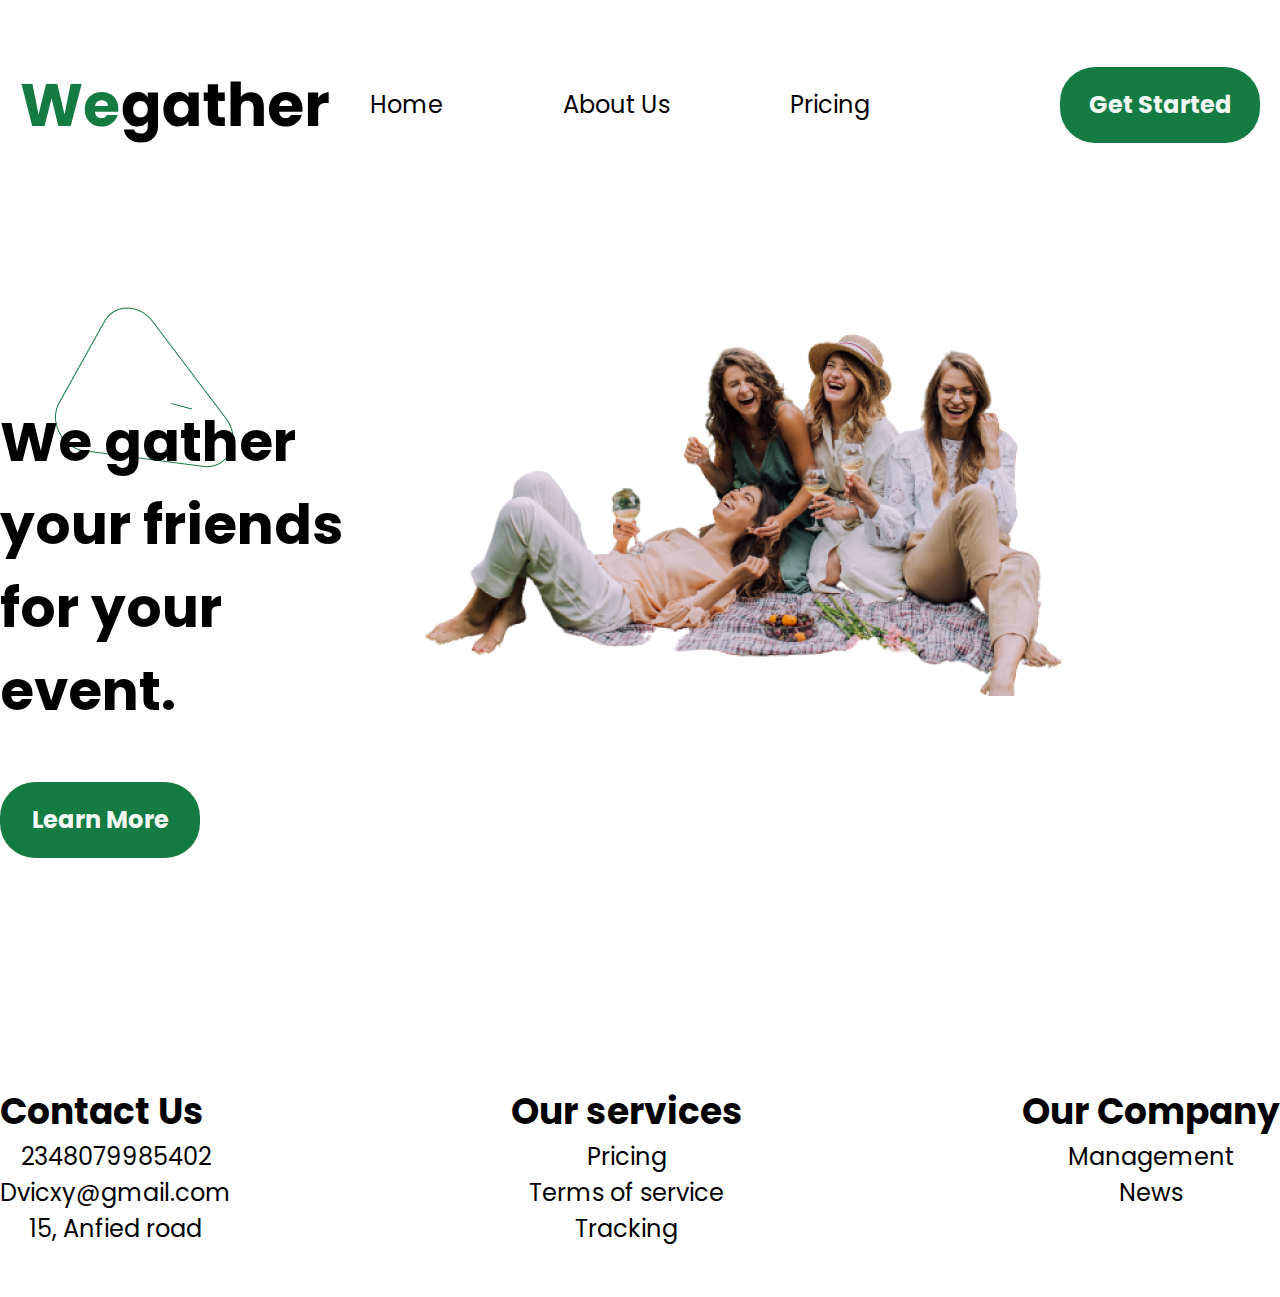
<file: 04/WeGather/index.html>
<!DOCTYPE html>
<html lang="en">
<head>
    <meta charset="UTF-8">
    <meta http-equiv="X-UA-Compatible" content="IE=edge">
    <meta name="viewport" content="width=device-width, initial-scale=1.0">
    <title>Document</title>
    <link rel="stylesheet" href="css/style.css">
    <link href="https://fonts.googleapis.com/css?family=Poppins:regular,700&display=swap" rel="stylesheet" />
</head>
<body>
    <header class="header">
        <div class="container">
            <div class="header_body_flex">
                <div class="header_body">
                    <div class="header_body_logo">
                        <a href="#"><img src="img/logo.svg" alt="logo"></a>
                    </div>
                    <div class="header_body_nav">
                        <ul class="header_body_nav_list">
                            <li class="header_body_nav_item"><a href="#">Home</a></li>
                            <li class="header_body_nav_item"><a href="#">About Us</a></li>
                            <li class="header_body_nav_item"><a href="#">Pricing</a></li>
                        </ul>
                    </div>
                </div>
                <div class="header_button button">
                    <a href="#">Get Started</a>
                </div>
            </div>
        </div>
    </header>
    <div class="main">
        <div class="container">
            <div class="main_body">
                <div class="main_body__title">
                    <h1>We gather your friends<br> for your event.</h1>
                    <div class="main_body__button button">
                        <a href="#">Learn More</a>
                    </div>
                </div>
                <div class="main_body__picture">
                    <img src="img/01.jpg" alt="picture">
                </div>
            </div>
        </div>
    </div>
    <footer class="footer">
        <div class="container">            
            <ul class="footer_body_list">
                <li class="footer_body_item">
                    <h3 class="footer_body_title">Contact Us</h3>
                    <a href="tel:2348079985402">2348079985402</a>
                    <a href="mailto:Dvicxy@gmail.com">Dvicxy@gmail.com</a>
                    <a href="#"><p>15, Anfied road</p></a>
                </li>
                <li class="footer_body_item">
                    <h3 class="footer_body_title">Our services</h3>
                    <a href="#">Pricing</a>
                    <a href="#">Terms of service</a>
                    <a href="#">Tracking</a>
                </li>
                <li class="footer_body_item">
                    <h3 class="footer_body_title">Our Company</h3>
                    <a href="#">Management</a>
                    <a href="#">News</a>
                </li>
            </ul>
        </div>
    </footer>
</body>
</html>
</file>
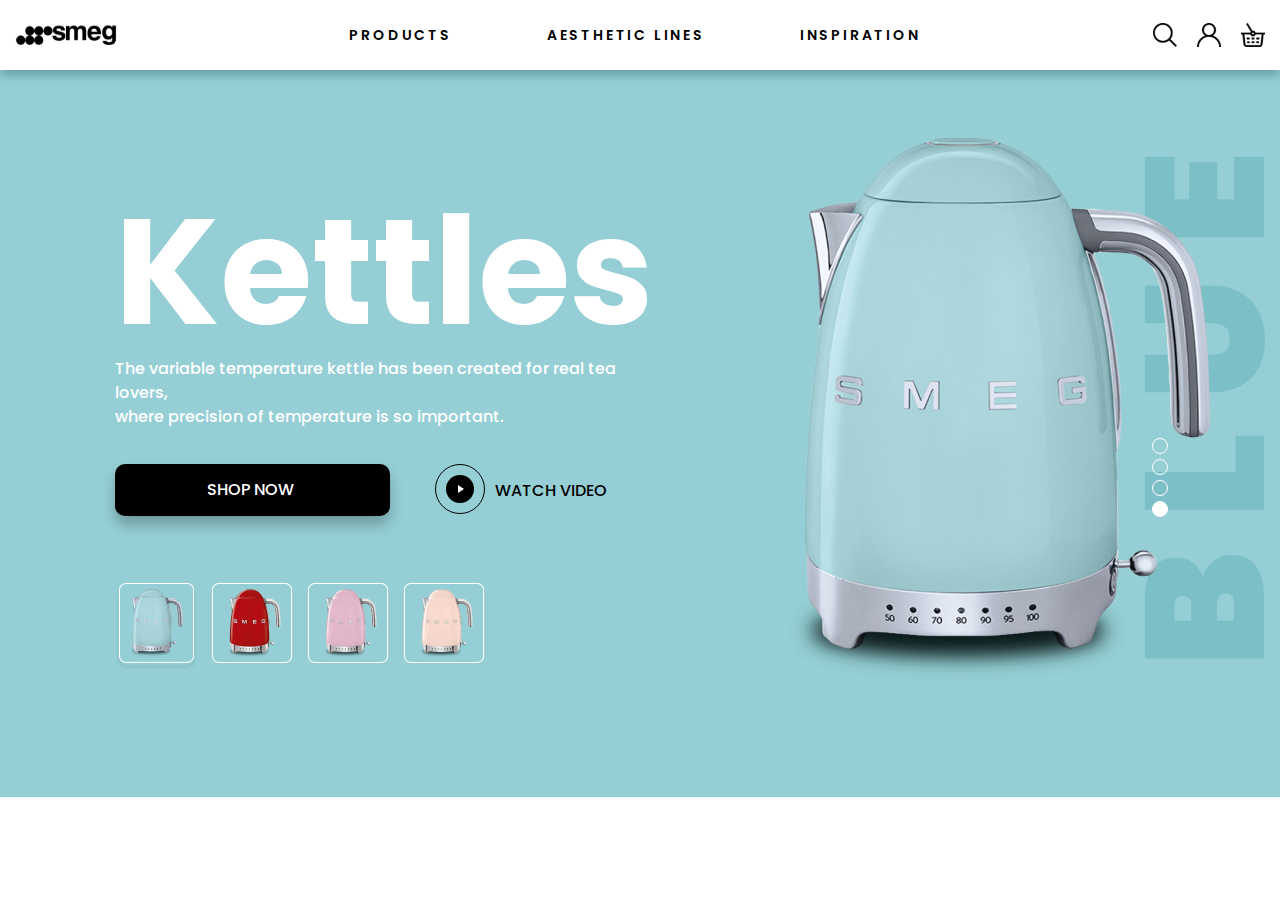
<file: 05/HW05/index.html>
<!DOCTYPE html>
<html lang="en">
<head>
    <meta charset="UTF-8">
    <meta http-equiv="X-UA-Compatible" content="IE=edge">
    <meta name="viewport" content="width=device-width, initial-scale=1.0">
    <title>Document</title>
    <link href="https://fonts.googleapis.com/css?family=Poppins:400,500,600,700&display=swap" rel="stylesheet" />
    <link rel="stylesheet" href="css/style.css">
</head>
<body>
    <header class="header">
        <div class="container">
            <div class="header__header_body">
                <div class="header_body__logo">
                    <a href="#"><img src="img/icon/logo.svg" alt="logo"></a>
                </div>
                <div class="header_body__nav">
                    <div class="nav_list">
                        <li class="nav_list__item"><a href="#">PRODUCTS</a></li>
                        <li class="nav_list__item"><a href="#">AESTHETIC LINES</a></li>
                        <li class="nav_list__item"><a href="#">INSPIRATION</a></li>
                    </div>
                </div>
                <div class="header_body__icons">
                    <ul class="icons_list">
                        <li class="icons__item"><a href="#">
                            <img src="img/icon/search.svg" alt="icon"></a>
                        </li>
                        <li class="icons__item"><a href="#">
                            <img src="img/icon/user1.svg" alt="icon"></a>
                        </li>
                        <li class="icons__item"><a href="#">
                            <img src="img/icon/korz1.svg" alt="icon"></a>
                        </li>
                    </ul>
                </div>
            </div>
        </div>
    </header>
    <div class="main">
        <div class="container">
            <div class="main__main_body">
                <div class="main_body__description">
                    <h1 class="description_title">Kettles</h1>
                    <p class="description_text">
                        The variable temperature kettle has been 
                        created for real tea lovers, <br> where precision of temperature is
                         so important. 
                    </p>
                    <div class="description__button">
                        <div class="button_show">
                            <a href="#">Shop Now</a>
                        </div>
                        <button class="button_whatch">watch Video</button>
                    </div>
                    <ul class="description__color">
                        <li class="description__color_item"><a href="#">
                            <img src="img/02.png" alt="color"></a>
                        </li>
                        <li class="description__color_item"><a href="#">
                            <img src="img/03.png" alt="color"></a>
                        </li>
                        <li class="description__color_item"><a href="#">
                            <img src="img/04.png" alt="color"></a>
                        </li>
                        <li class="description__color_item"><a href="#">
                            <img src="img/05.png" alt="color"></a>
                        </li>
                    </ul>
                </div>
                <div class="main_body__image"><img src="img/01.png" alt="mainpic"></div>
            </div>
            <div class="pagination">
                <input type="radio" id="pagination" name="pagination" value="pagination" checked>
               
                <input type="radio" id="pagination" name="pagination" value="pagination" checked>
                
                <input type="radio" id="pagination" name="pagination" value="pagination" checked>
                
                <input type="radio" id="pagination" name="pagination" value="pagination" checked>
                
            </div>
            
        </div>
    </div>










    
</body>
</html>
</file>
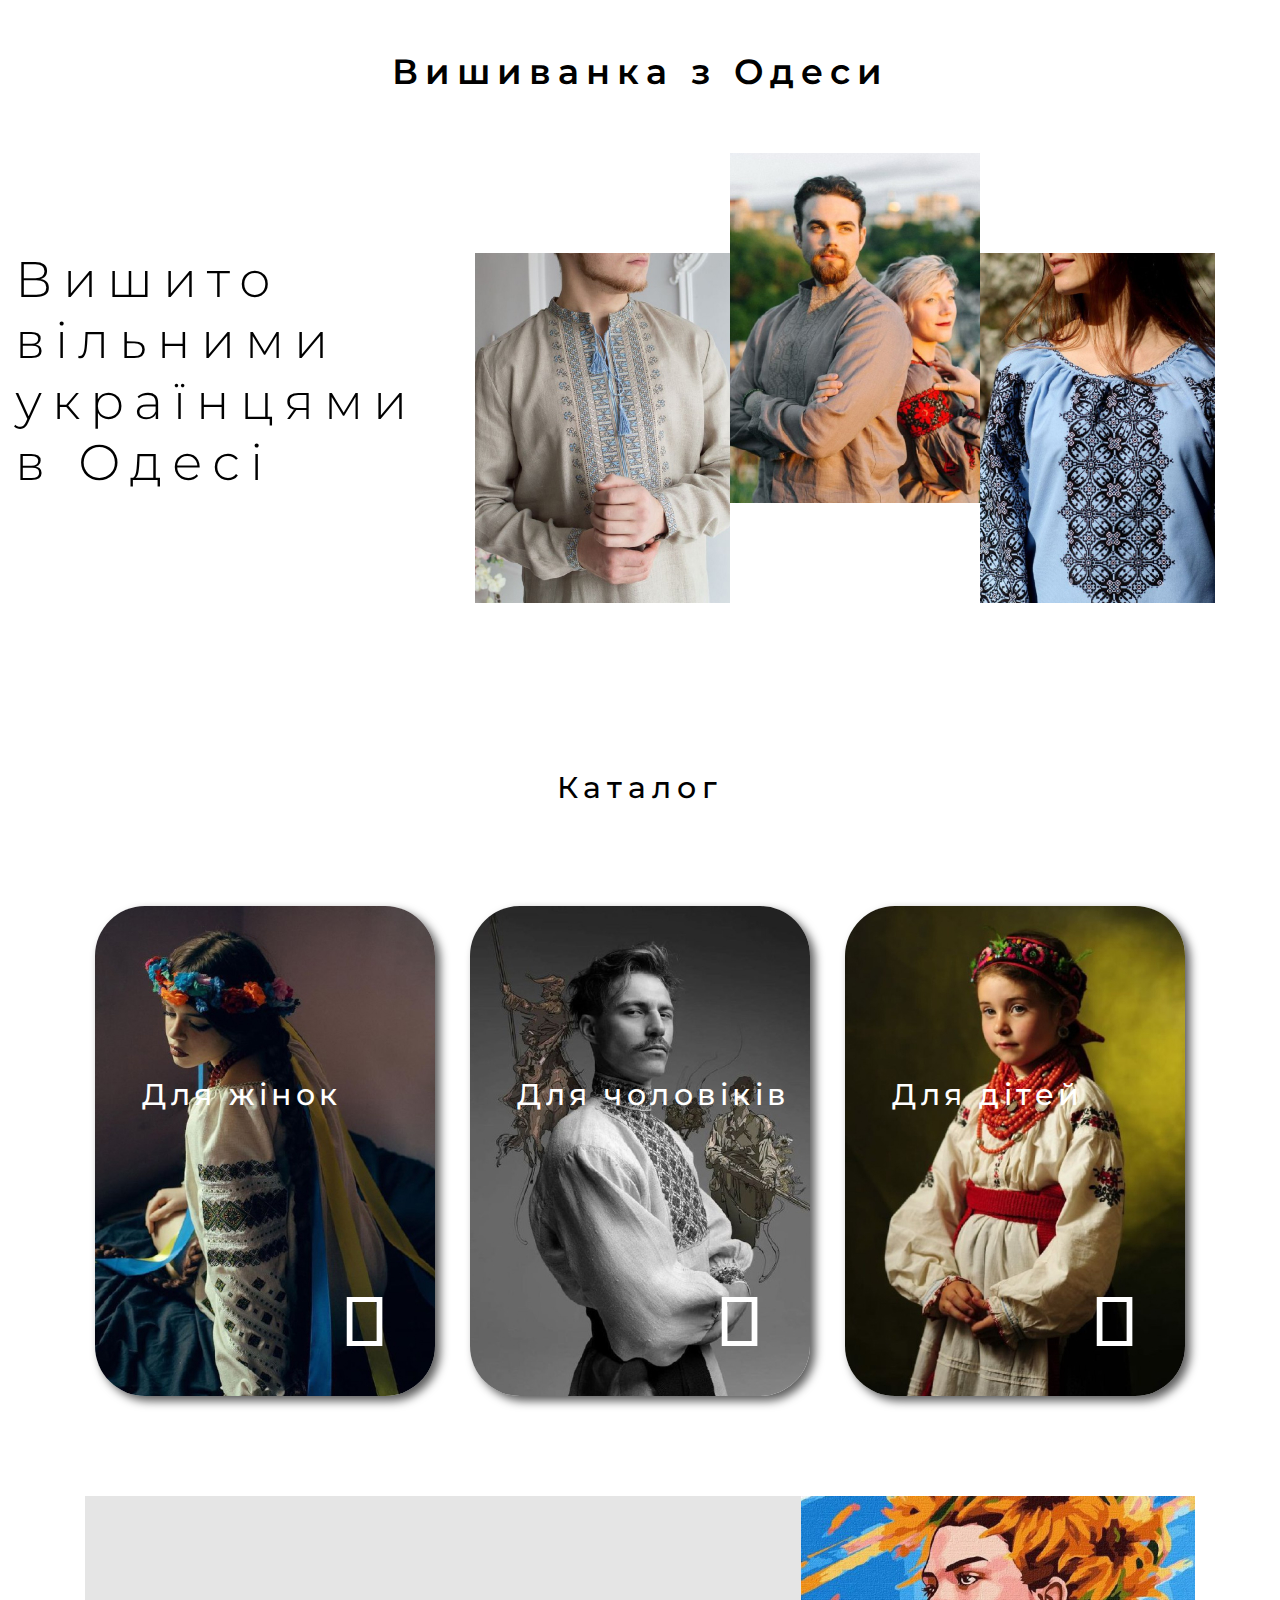
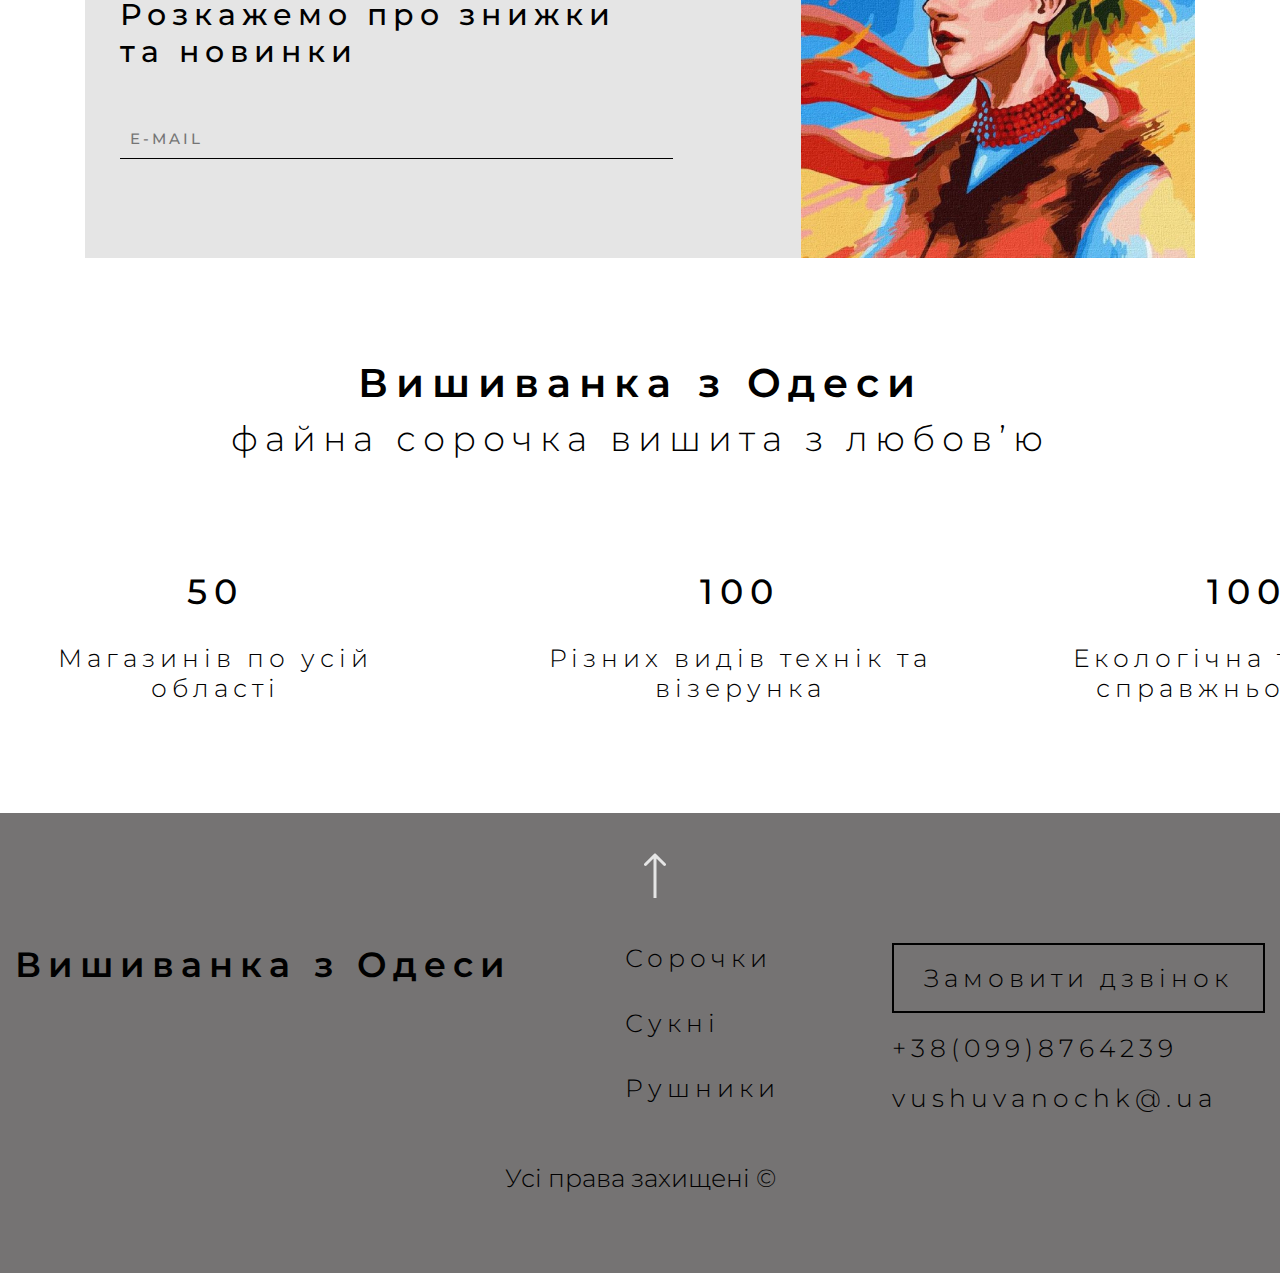
<file: dop_zavdannya/vishivanka/index.html>
<!-- додаткова робота з практики позішенів -->


<!DOCTYPE html>
<html lang="en">
<head>
    <meta charset="UTF-8">
    <meta http-equiv="X-UA-Compatible" content="IE=edge">
    <meta name="viewport" content="width=device-width, initial-scale=1.0">
    <!-- Підключення іконок fontawesom -->
    <link rel="stylesheet" href="https://cdnjs.cloudflare.com/ajax/libs/font-awesome/6.4.0/css/all.min.css" integrity="sha512-iecdLmaskl7CVkqkXNQ/ZH/XLlvWZOJyj7Yy7tcenmpD1ypASozpmT/E0iPtmFIB46ZmdtAc9eNBvH0H/ZpiBw==" crossorigin="anonymous" referrerpolicy="no-referrer" />
    <!-- Підключення шрифтів -->
    <link href="https://fonts.googleapis.com/css?family=Montserrat:300,regular,500,600&display=swap" rel="stylesheet" />
    <!-- Стилі та обнулення -->
    <link rel="stylesheet" href="css/reset.css">
    <link rel="stylesheet" href="css/style.css">
    <title>Vishivanka from Odesa</title>
</head>
<body>
    <header class="header">
        <div class="container">
            <div class="header__header_body">
                <div class="header_body__burger"><i class="fa-solid fa-bars fa-xl" style="color: #000000;"></i></div>
                <div class="header_body__logo">Вишиванка з Одеси</div>
                <div class="header_body__shopping_card"><i class="fa-solid fa-basket-shopping fa-xl" style="color: #000000;"></i></div>
            </div>
        </div>
    </header>
    <div class="main">
        <div class="container">
            <section class="made">
                <div class="made__text">Вишито вільними українцями в Одесі</div>
                <div class="made__image">
                    <div class="image__item"><img src="img/01.jpg" alt=""></div>
                    <div class="image__item"><img src="img/02.jpg" alt=""></div>
                    <div class="image__item"><img src="img/03.jpg" alt=""></div>                    
                </div>
            </section>
            <section class="catalogue">
                <div class="catalogue__title">Каталог</div>
                <div class="catalogue__cards">
                    <div class="cards__item">
                        <div class="cards__item_text">Для жінок</div>
                        <img src="img/04.jpg" alt="">
                    </div>
                    <div class="cards__item">
                        <div class="cards__item_text">Для чоловіків</div>
                        <img src="img/05.jpg" alt=""></div>
                    <div class="cards__item">
                        <div class="cards__item_text">Для дітей</div>
                        <img src="img/06.jpg" alt=""></div>
                </div>
            </section>
            <section class="discount">
                <div class="discount__blok">
                    <div class="blok__form">
                        <h2>Розкажемо про знижки та новинки</h2>                        
                        <input placeholder="e-mail" type="text">                        
                    </div>
                    <div class="blok__image">
                        <img src="img/07.jpg" alt="">
                    </div>
                </div>
            </section>
            <section class="fine_shirt">
                <div class="fine_shirt__title_blok">
                    <h2 class="title_blok_title">Вишиванка з Одеси</h2>
                    <h4 class="title_blok_subtitle">файна сорочка вишита 
                        з любов’ю</h4>
                </div>
                <div class="fine_shirt__column_blok">
                    <ul class="column_blok__list">
                        <li class="column_blok__column">
                            <div class="column_blok__column_number">50</div>
                            <div class="column_blok__column_text">Магазинів по усій області</div>
                        </li>
                        <li class="column_blok__column">
                            <div class="column_blok__column_number">100</div>
                            <div class="column_blok__column_text">Різних видів  технік та візерунка</div>
                        </li>
                        <li class="column_blok__column">
                            <div class="column_blok__column_number">100%</div>
                            <div class="column_blok__column_text">Екологічна тканина зі справжнього льону</div>
                        </li>
                    </ul>
                </div>
            </section>
        </div>
    </div>
    <footer class="footer">
        <div class="container">
            <div class="footer__blok">
                <h3 class="footer__blok_title">Вишиванка з Одеси</h3>
                <ul class="footer__blok_list">
                    <li class="footer__blok_link"><a href="#">Сорочки</a></li>
                    <li class="footer__blok_link"><a href="#">Сукні</a></li>
                    <li class="footer__blok_link"><a href="#">Рушники</a></li>
                </ul>
                <div class="footer__blok_contacts">
                    <div class="blok_contacts__button"><a href="#">Замовити дзвінок</a></div>
                    <a href="tel:+38(099)8764239" class="blok_contacts__tel">+38(099)8764239</a>
                    <a href="mailto:vushuvanochk@.ua" class="blok_contacts__mail">vushuvanochk@.ua</a>
                </div>
            </div>
            <p class="rights">Усі права захищені &#169;</p>
        </div>
    </footer>
</body>
</html>
</file>
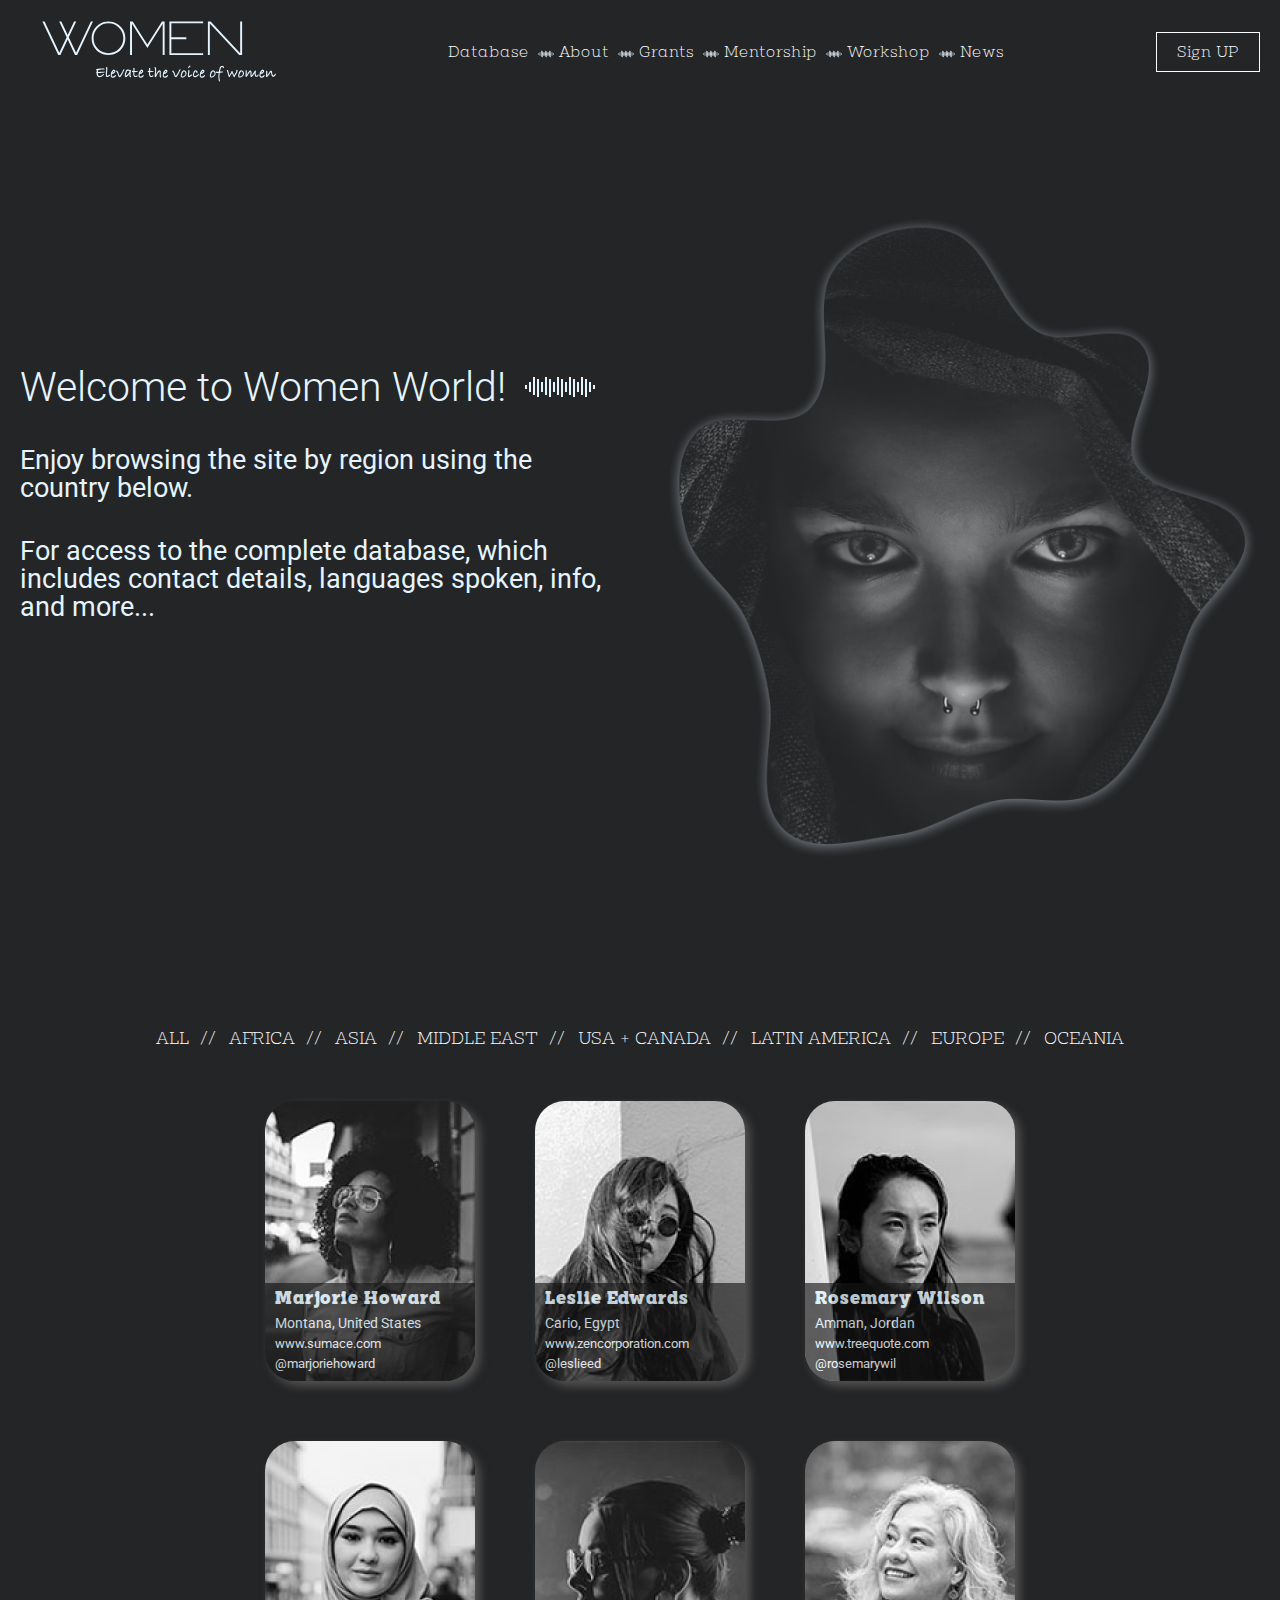
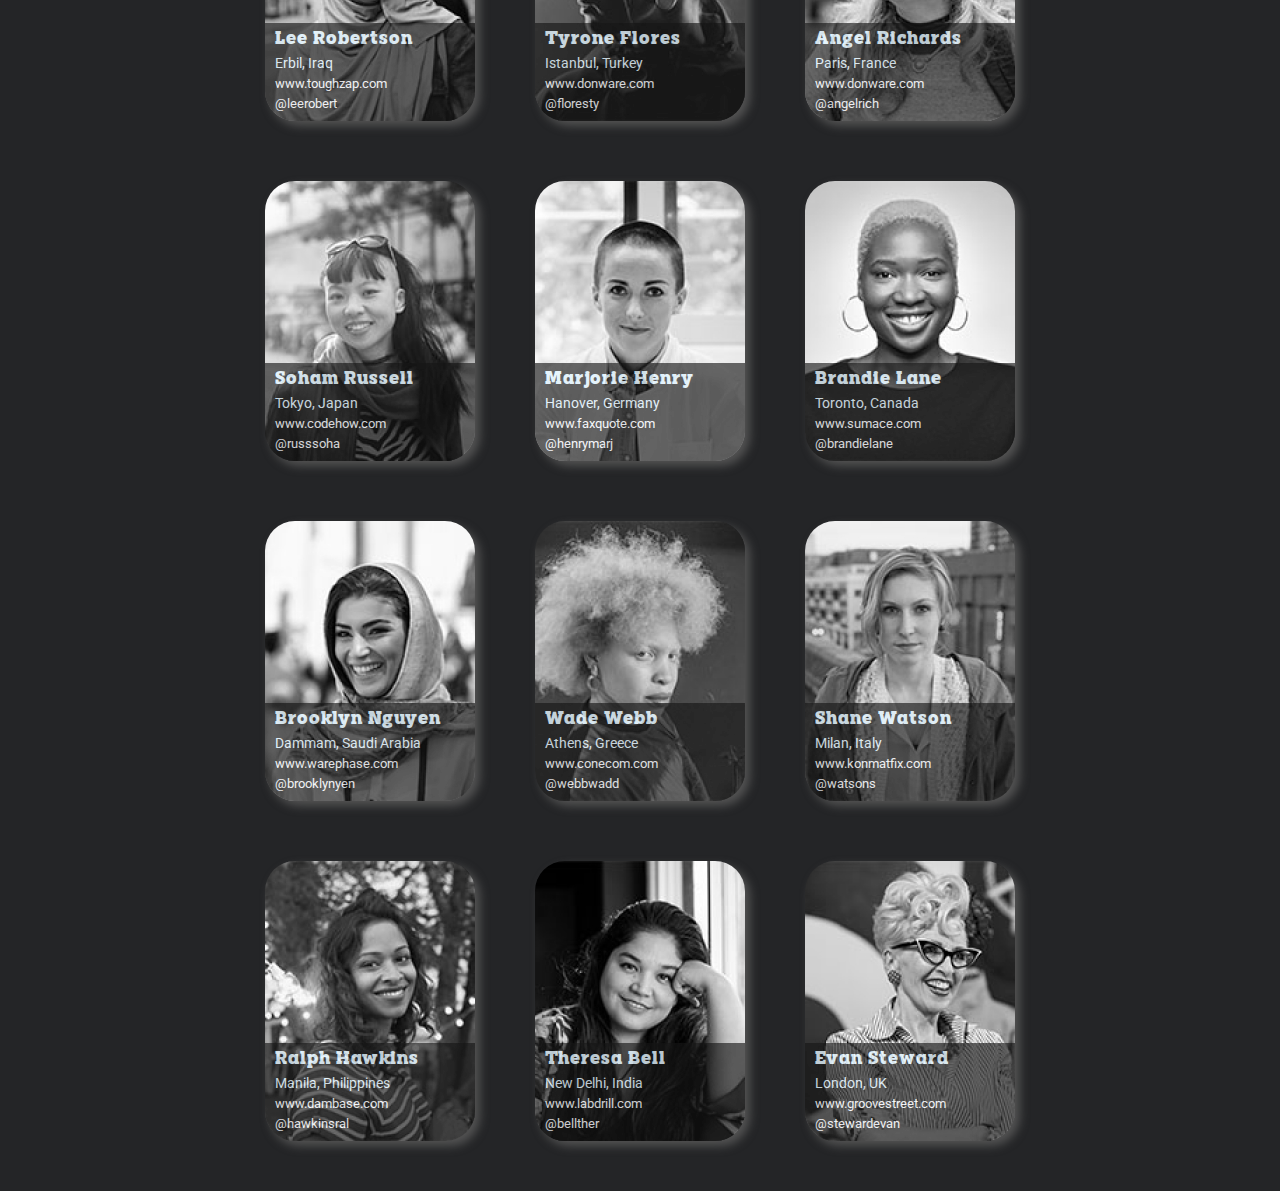
<file: dop_zavdannya/woman/index.html>
<!DOCTYPE html>
<html lang="en">
<head>
    <meta charset="UTF-8">
    <meta http-equiv="X-UA-Compatible" content="IE=edge">
    <meta name="viewport" content="width=device-width, initial-scale=1.0">
    <link rel="stylesheet" href="css/reset.css">
    <link rel="stylesheet" href="css/style.css">
    <link rel="stylesheet" href="css/media.css">
    <link href="https://fonts.googleapis.com/css?family=Roboto:300,regular&display=swap" rel="stylesheet" />
    <link rel="stylesheet" href="https://cdnjs.cloudflare.com/ajax/libs/font-awesome/6.4.0/css/all.min.css" integrity="sha512-iecdLmaskl7CVkqkXNQ/ZH/XLlvWZOJyj7Yy7tcenmpD1ypASozpmT/E0iPtmFIB46ZmdtAc9eNBvH0H/ZpiBw==" crossorigin="anonymous" referrerpolicy="no-referrer" />
    <title>Woman world</title>
</head>
<body>
   <header class="header">
        <div class="container">
            <div class="header_body">
                <div class="menu_burger">
                    <i class="fa-solid fa-bars fa-lg" style="color: #E4F5FF;"></i>
                </div>
                <div class="header__logo">
                    <a href="#!"><img src="img/logo.svg" alt="logo"></a>
                </div>
                <div class="header__nav">
                    <ul class="nav__list">
                        <li class="nav__item"><a href="#!">Database</a></li>
                        <li class="nav__item"><a href="#!">About</a></li>
                        <li class="nav__item"><a href="#!">Grants</a></li>
                        <li class="nav__item"><a href="#!">Mentorship</a></li>
                        <li class="nav__item"><a href="#!">Workshop</a></li>
                        <li class="nav__item"><a href="#!">News</a></li>
                    </ul>
                </div>
                <div class="header__button">
                    <a href="#!">Sign <span>UP</span></a>
                </div>
            </div>
        </div>
   </header>
   <section class="welcome">
        <div class="container">
            <div class="welcome__body">
                <div class="welcome__blok">
                    <h3 class="blok__title">Welcome to Women World! </h3>
                    <p class="blok__text">Enjoy browsing the site by region using the country below.</p>
                    <p class="blok__text">For access to the complete database, which includes contact details, languages spoken, info, and more...</p>
                </div>
                <div class="welcome__image">
                    <img src="img/Vector.png" alt="img">
                </div>
            </div>
        </div>
   </section>
   <section class="cards">
        <div class="container">
            <div class="cards__row">     
                <a href="#!">ALL</a>
                <a href="#!">AFRICA</a>
                <a href="#!">ASIA</a>
                <a href="#!">MIDDLE EAST</a>
                <a href="#!">USA + CANADA </a>
                <a href="#!">LATIN AMERICA </a>
                <a href="#!">EUROPE</a>
                <a href="#!">OCEANIA</a>
            </div>
            <div class="cards__fotos">
                <div class="grid-container">
                    <div class="grid-foto">
                        <div class="grid-contact-blok">
                            <ul class="grid-contact-list">
                                <li class="grid-contact-item-title">Marjorie Howard</li>
                                <li class="grid-contact-item-country">Montana, United States</li>
                                <li class="grid-contact-item"><a href="#!">www.sumace.com</a></li>
                                <li class="grid-contact-item"><a href="#!">@marjoriehoward</a></li>
                            </ul>
                        </div>
                        <img src="img/1.jpg" alt="1">
                    </div>
                    <div class="grid-foto">
                        <div class="grid-contact-blok">
                            <ul class="grid-contact-list">
                                <li class="grid-contact-item-title">Leslie Edwards</li>
                                <li class="grid-contact-item-country">Cario, Egypt</li>
                                <li class="grid-contact-item"><a href="#!">www.zencorporation.com</a></li>
                                <li class="grid-contact-item"><a href="#!">@leslieed</a></li>
                            </ul>
                        </div>
                        <img src="img/2.jpg" alt="2">
                    </div>
                    <div class="grid-foto">
                        <div class="grid-contact-blok">
                            <ul class="grid-contact-list">
                                <li class="grid-contact-item-title">Rosemary Wilson</li>
                                <li class="grid-contact-item-country">Amman, Jordan</li>
                                <li class="grid-contact-item"><a href="#!">www.treequote.com</a></li>
                                <li class="grid-contact-item"><a href="#!">@rosemarywil</a></li>
                            </ul>
                        </div>
                        <img src="img/3.jpg" alt="3"></div>
                    <div class="grid-foto">
                        <div class="grid-contact-blok">
                            <ul class="grid-contact-list">
                                <li class="grid-contact-item-title">Lee Robertson</li>
                                <li class="grid-contact-item-country">Erbil, Iraq</li>
                                <li class="grid-contact-item"><a href="#!">www.toughzap.com</a></li>
                                <li class="grid-contact-item"><a href="#!">@leerobert</a></li>
                            </ul>
                        </div>
                        <img src="img/4.jpg" alt="4"></div>
                    <div class="grid-foto">
                        <div class="grid-contact-blok">
                            <ul class="grid-contact-list"> 
                                <li class="grid-contact-item-title">Tyrone Flores</li>
                                <li class="grid-contact-item-country">Istanbul, Turkey</li>
                                <li class="grid-contact-item"><a href="#!">www.donware.com</a></li>
                                <li class="grid-contact-item"><a href="#!">@floresty</a></li>
                            </ul>
                        </div>
                        <img src="img/5.jpg" alt="5"></div>
                    <div class="grid-foto">
                        <div class="grid-contact-blok">
                            <ul class="grid-contact-list"> 
                                <li class="grid-contact-item-title">Angel Richards</li>
                                <li class="grid-contact-item-country">Paris, France</li>
                                <li class="grid-contact-item"><a href="#!">www.donware.com</a></li>
                                <li class="grid-contact-item"><a href="#!">@angelrich</a></li>
                            </ul>
                        </div>
                        <img src="img/6.jpg" alt="6"></div>
                    <div class="grid-foto">
                        <div class="grid-contact-blok">
                            <ul class="grid-contact-list"> 
                                <li class="grid-contact-item-title">Soham Russell</li>
                                <li class="grid-contact-item-country">Tokyo, Japan</li>
                                <li class="grid-contact-item"><a href="#!">www.codehow.com</a></li>
                                <li class="grid-contact-item"><a href="#!">@russsoha</a></li>
                            </ul>
                        </div>
                        <img src="img/7.png" alt="7"></div>
                    <div class="grid-foto">
                        <div class="grid-contact-blok">
                            <ul class="grid-contact-list"> 
                                <li class="grid-contact-item-title">Marjorie Henry</li>
                                <li class="grid-contact-item-country">Hanover, Germany</li>
                                <li class="grid-contact-item"><a href="#!">www.faxquote.com</a></li>
                                <li class="grid-contact-item"><a href="#!">@henrymarj</a></li>
                            </ul>
                        </div>
                        <img src="img/8.jpg" alt="8"></div>
                    <div class="grid-foto">
                        <div class="grid-contact-blok">
                            <ul class="grid-contact-list"> 
                                <li class="grid-contact-item-title">Brandie Lane</li>
                                <li class="grid-contact-item-country">Toronto, Canada</li>
                                <li class="grid-contact-item"><a href="#!">www.sumace.com</a></li>
                                <li class="grid-contact-item"><a href="#!">@brandielane</a></li>
                            </ul>
                        </div>
                        <img src="img/9.jpg" alt="9"></div>
                    <div class="grid-foto">
                        <div class="grid-contact-blok">
                            <ul class="grid-contact-list"> 
                                <li class="grid-contact-item-title">Brooklyn Nguyen</li>
                                <li class="grid-contact-item-country">Dammam, Saudi Arabia</li>
                                <li class="grid-contact-item"><a href="#!">www.warephase.com</a></li>
                                <li class="grid-contact-item"><a href="#!">@brooklynyen</a></li>
                            </ul>
                        </div>
                        <img src="img/10.jpg" alt="10"></div>
                    <div class="grid-foto">
                        <div class="grid-contact-blok">
                            <ul class="grid-contact-list"> 
                                <li class="grid-contact-item-title">Wade Webb</li>
                                <li class="grid-contact-item-country">Athens, Greece</li>
                                <li class="grid-contact-item"><a href="#!">www.conecom.com</a></li>
                                <li class="grid-contact-item"><a href="#!">@webbwadd</a></li>
                            </ul>
                        </div>
                        <img src="img/11.jpg" alt="11"></div>
                    <div class="grid-foto">
                        <div class="grid-contact-blok">
                            <ul class="grid-contact-list">
                                <li class="grid-contact-item-title">Shane Watson</li>
                                <li class="grid-contact-item-country">Milan, Italy</li>
                                <li class="grid-contact-item"><a href="#!">www.konmatfix.com</a></li>
                                <li class="grid-contact-item"><a href="#!">@watsons</a></li>
                            </ul>
                        </div>
                        <img src="img/12.jpg" alt="12"></div>
                    <div class="grid-foto">
                        <div class="grid-contact-blok">
                            <ul class="grid-contact-list">
                                <li class="grid-contact-item-title">Ralph Hawkins</li>
                                <li class="grid-contact-item-country">Manila, Philippines</li>
                                <li class="grid-contact-item"><a href="#!">www.dambase.com</a></li>
                                <li class="grid-contact-item"><a href="#!">@hawkinsral</a></li>
                            </ul>
                        </div>
                        <img src="img/13.jpg" alt="13"></div>
                    <div class="grid-foto">
                        <div class="grid-contact-blok">
                            <ul class="grid-contact-list">
                                <li class="grid-contact-item-title">Theresa Bell</li>
                                <li class="grid-contact-item-country">New Delhi, India</li>
                                <li class="grid-contact-item"><a href="#!">www.labdrill.com</a></li>
                                <li class="grid-contact-item"><a href="#!">@bellther</a></li>
                            </ul>
                        </div>
                        <img src="img/14.jpg" alt="14"></div>
                    <div class="grid-foto">
                        <div class="grid-contact-blok">
                            <ul class="grid-contact-list">
                                <li class="grid-contact-item-title">Evan Steward</li>
                                <li class="grid-contact-item-country">London, UK</li>
                                <li class="grid-contact-item"><a href="#!">www.groovestreet.com</a></li>
                                <li class="grid-contact-item"><a href="#!">@stewardevan</a></li>
                            </ul>
                        </div>
                        <img src="img/15.jpg" alt="15"></div>
                  </div>
            </div>
        </div>
   </section>
</body>
</html>
</file>
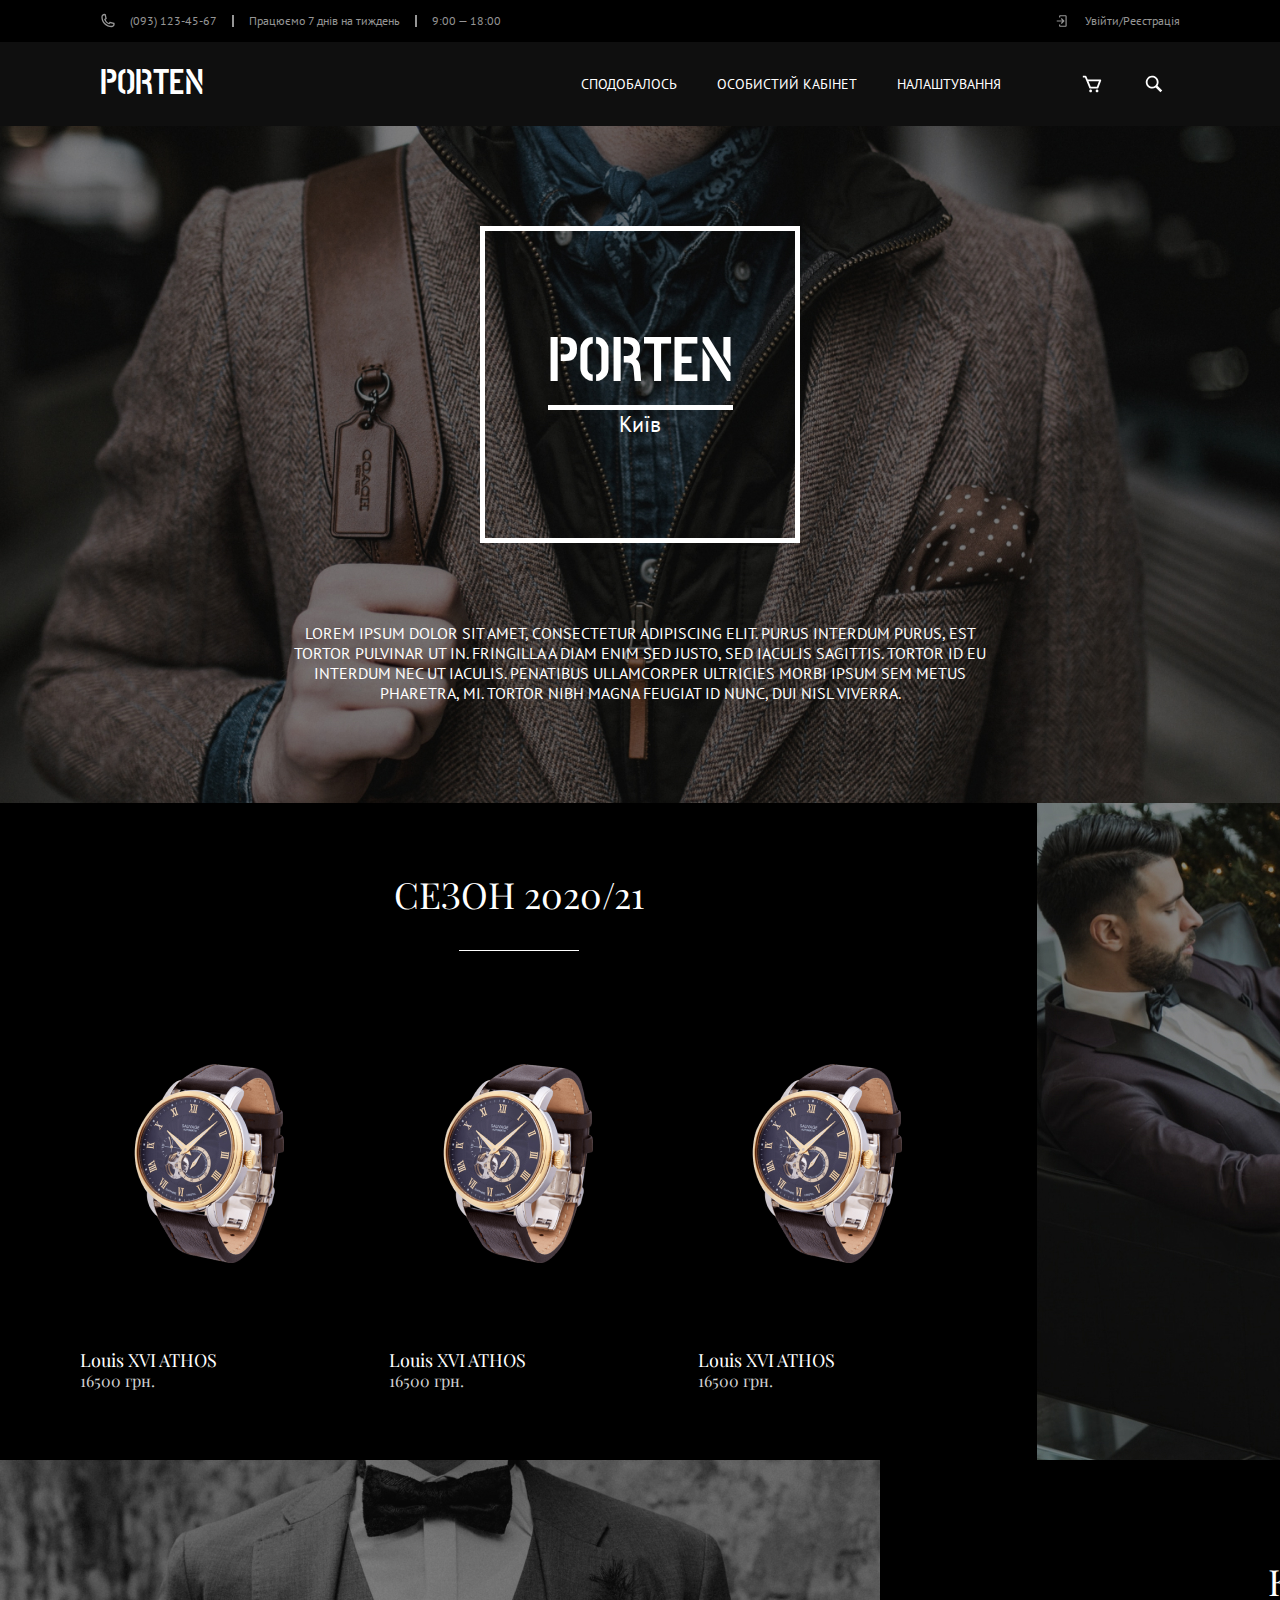
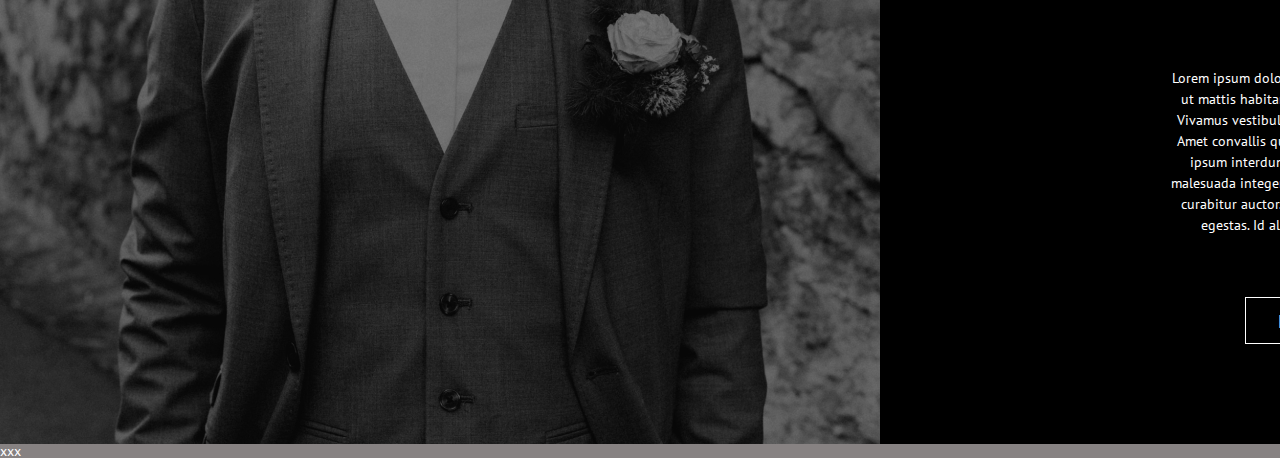
<file: Practice/PORTEN/index.html>
<!DOCTYPE html>
<html lang="ua">
<head>
    <meta charset="UTF-8">
    <meta http-equiv="X-UA-Compatible" content="IE=edge">
    <meta name="viewport" content="width=device-width, initial-scale=1.0">
    <!------------------------------------------------ PT Sans 400 700 ------------------------------------->
    <link rel="preconnect" href="https://fonts.googleapis.com">
    <link rel="preconnect" href="https://fonts.gstatic.com" crossorigin>
    <link href="https://fonts.googleapis.com/css2?family=PT+Sans:wght@400;700&display=swap" rel="stylesheet">
    <!------------------------------ Playfair Display 400 700 ------------------------------>
    <link rel="preconnect" href="https://fonts.googleapis.com">
    <link rel="preconnect" href="https://fonts.gstatic.com" crossorigin>
    <link href="https://fonts.googleapis.com/css2?family=Playfair+Display:wght@400;700&display=swap" rel="stylesheet">
    <title>Document</title>
    <link rel="stylesheet" href="css/style.css">
</head>
<body>
    <header class="header">        
        <div class="header_top">
            <div class="container">
                <div class="header_top_main">
                    <div class="header_top_left">
                        <div class="header_top_left__tel"><a href="tel:(093) 123-45-67">(093) 123-45-67</a></div>
                        <div class="header_top_left__work">Працюємо 7 днів на тиждень</div>
                        <div class="header_top_left__time">9:00 — 18:00</div>
                    </div>
                     <div class="header_top_right">
                        <div class="header_top_right_signin"><a href="#">Увійти/Реєстрація</a></div>
                    </div>
                </div>
            </div>
            <div class="header_bottom">
                <div class="container">
                    <div class="header_bottom_main">
                        <div class="header_bottom__logo logo">
                            <a href="#">PORTEN</a>
                        </div>
                        <div class="header_bottom__nav">
                            <ul class="nav_list">
                                <li class="nav_list__item"><a href="#">Сподобалось</a></li>
                                <li class="nav_list__item"><a href="#">Особистий кабінет</a></li>
                                <li class="nav_list__item"><a href="#">Налаштування</a></li>
                            </ul>
                            <div class="header_bottom__icon_link_shop">
                                <a href="#"><img src="img/icons/shoping.svg" alt="shopping_icon"></a>
                            </div>
                            <div class="header_bottom__icon_link_search">
                                <a href="#"><img src="img/icons/search.svg" alt="search_icon"></a>
                            </div>
                        </div>
                       
                    </div>
                </div>
            </div>
        </div>
    </header>
    <div class="main">
        <section class="PORTEN">
            <div class="container">
                <div class="PORTEN_main">
                    <div class="PORTEN_title">PORTEN</div>
                    <div class="PORTEN_subtitle">Київ</div>
                </div>    
                <p class="PORTEN_text">Lorem ipsum dolor sit amet, consectetur adipiscing elit. Purus interdum purus,
                    est tortor pulvinar ut in. Fringilla a diam enim sed justo, sed iaculis sagittis. Tortor id eu interdum nec ut iaculis.
                    Penatibus ullamcorper ultricies morbi ipsum sem metus pharetra, mi. Tortor nibh magna feugiat id nunc, dui nisl viverra.
                </p>                
            </div>
        </section>
        <section class="season">            
            <div class="season_main">
                <div class="season_main__season_blok">
                    <h2 class="season_blok_title2 title2">СЕЗОН 2020/21<div class="line"></div></h2>                    
                    <ul class="season_blok__cards">
                        <li class="cards_item">
                            <div class="cards_foto">
                                <img src="img/sezon/01.png" alt="a">
                            </div>
                            <div class="cards_name">Louis XVI ATHOS</div>
                            <div class="cards_price">16500 грн.  </div>
                        </li>
                        <li class="cards_item">
                            <div class="cards_foto">
                                <img src="img/sezon/01.png" alt="a">
                            </div>
                            <div class="cards_name">Louis XVI ATHOS</div>
                            <div class="cards_price">16500 грн.  </div>
                        </li>
                        <li class="cards_item">
                            <div class="cards_foto">
                                <img src="img/sezon/01.png" alt="a">
                            </div>
                            <div class="cards_name">Louis XVI ATHOS</div>
                            <div class="cards_price">16500 грн.  </div>
                        </li>                            
                    </ul>
                </div>
                <div class="season_main__new_collection_blok">
                    <h2 class="new_collection_blok_title2 title2">Нова колекція<div class="line"></div></h2>
                    <div class="new_collection_blok_button button"><a href="#">Каталог</a></div>
                </div>
            </div>            
        </section>
        <section class="collection">
            <div class="season_main">
                <div class="collection_blok">
                    <div class="collection_blok_image"></div>
                    <div class="collection_blok_main">
                        <h2 class="collection_blok_title2 title2">Колекція 2018<div class="line"></div></h2>
                        <p class="collection_blok_text">
                            Lorem ipsum dolor sit amet, consectetur adipiscing elit. 
                            Non rutrum ornare ut mattis habitant dui arcu. Sagittis amet nunc ut neque quis nibh arcu. 
                            Vivamus vestibulum nisi et venenatis sed scelerisque magna consectetur. 
                            Amet convallis quis gravida facilisis vulputate. Faucibus facilisi habitasse ipsum interdum dictum aliquet. 
                            Velit quis ullamcorper pulvinar nulla malesuada integer. 
                            Aenean praesent viverra nulla nullam natoque volutpat curabitur auctor. Viverra viverra ullamcorper 
                            scelerisque risus dignissim egestas. Id aliquam a aliquam egestas leo orci pharetra sed diam. 
                        </p>
                        <div class="collection_blok_button button"><a href="#">Переглянути колекцію</a></div> 
                    </div>
                </div>
            </div>    
        </section>
    </div>
    <footer class="footer">xxx</footer>
</body>
</html>
</file>
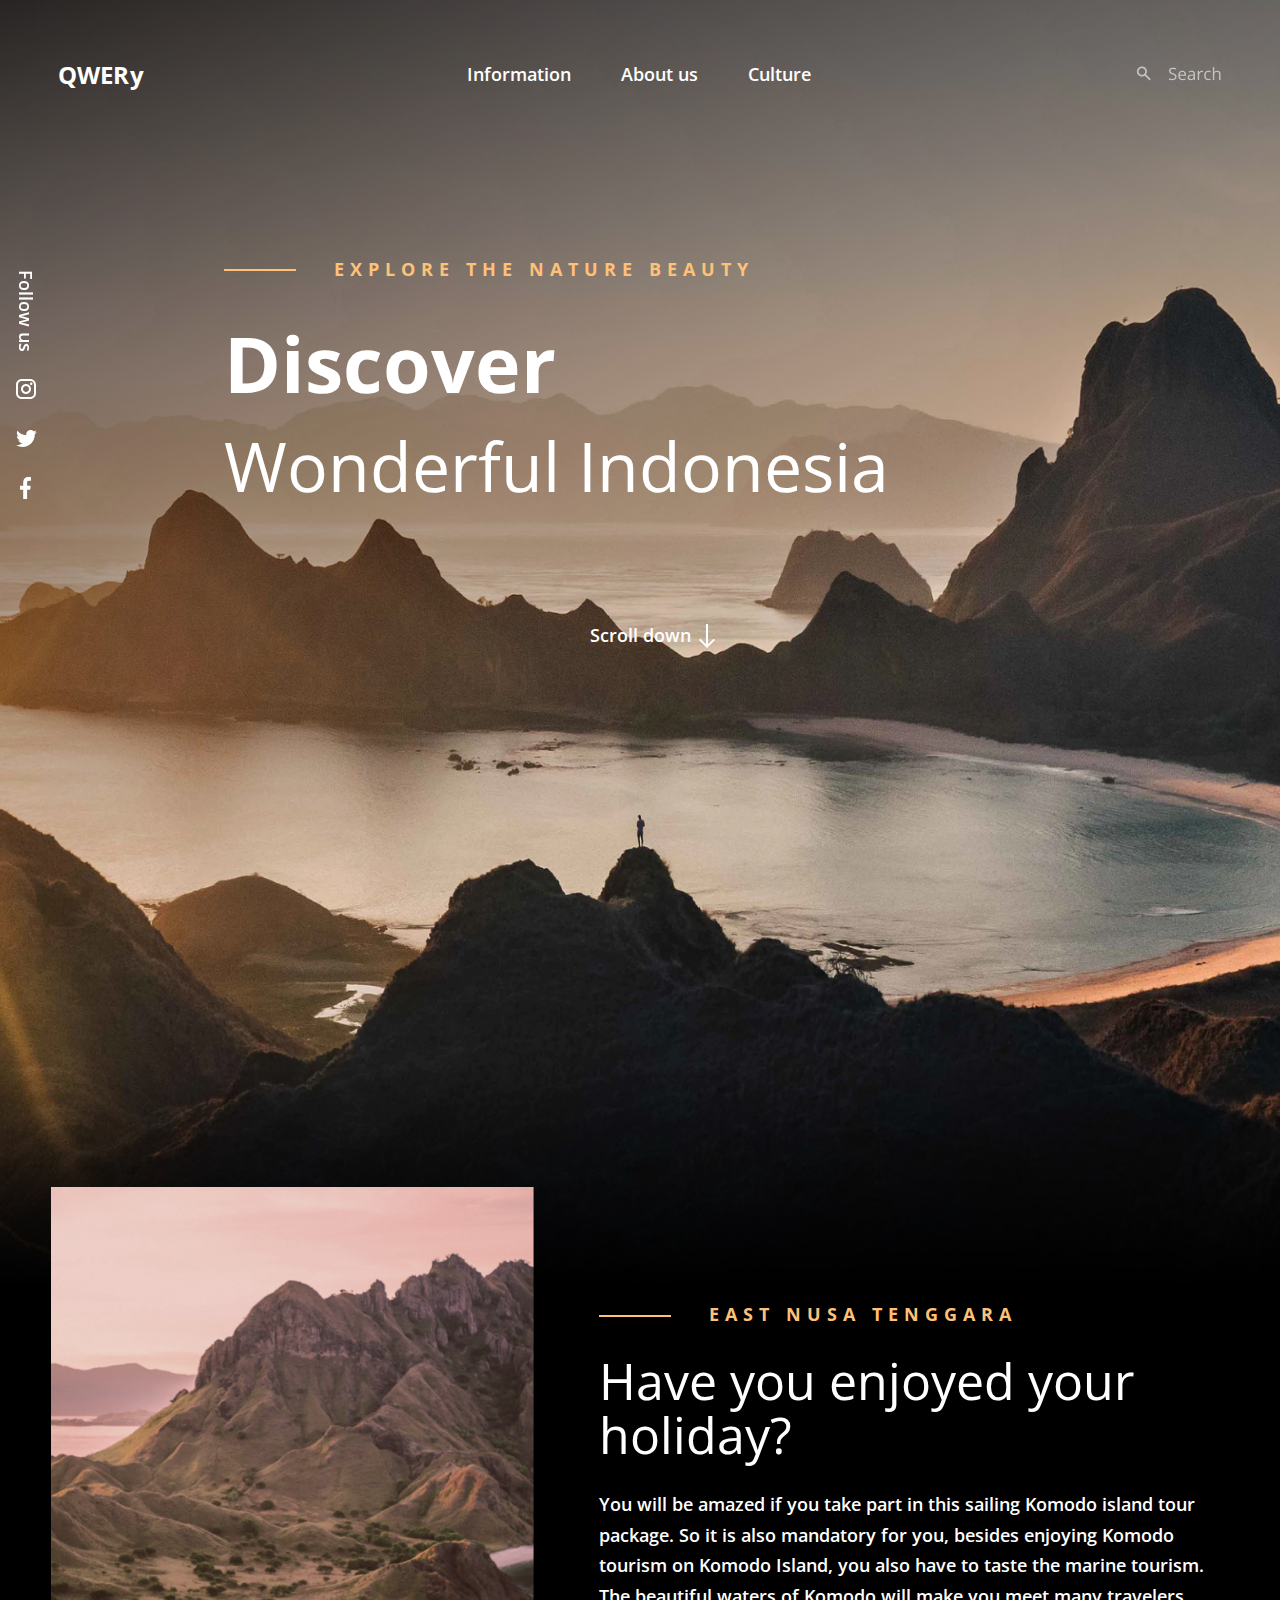
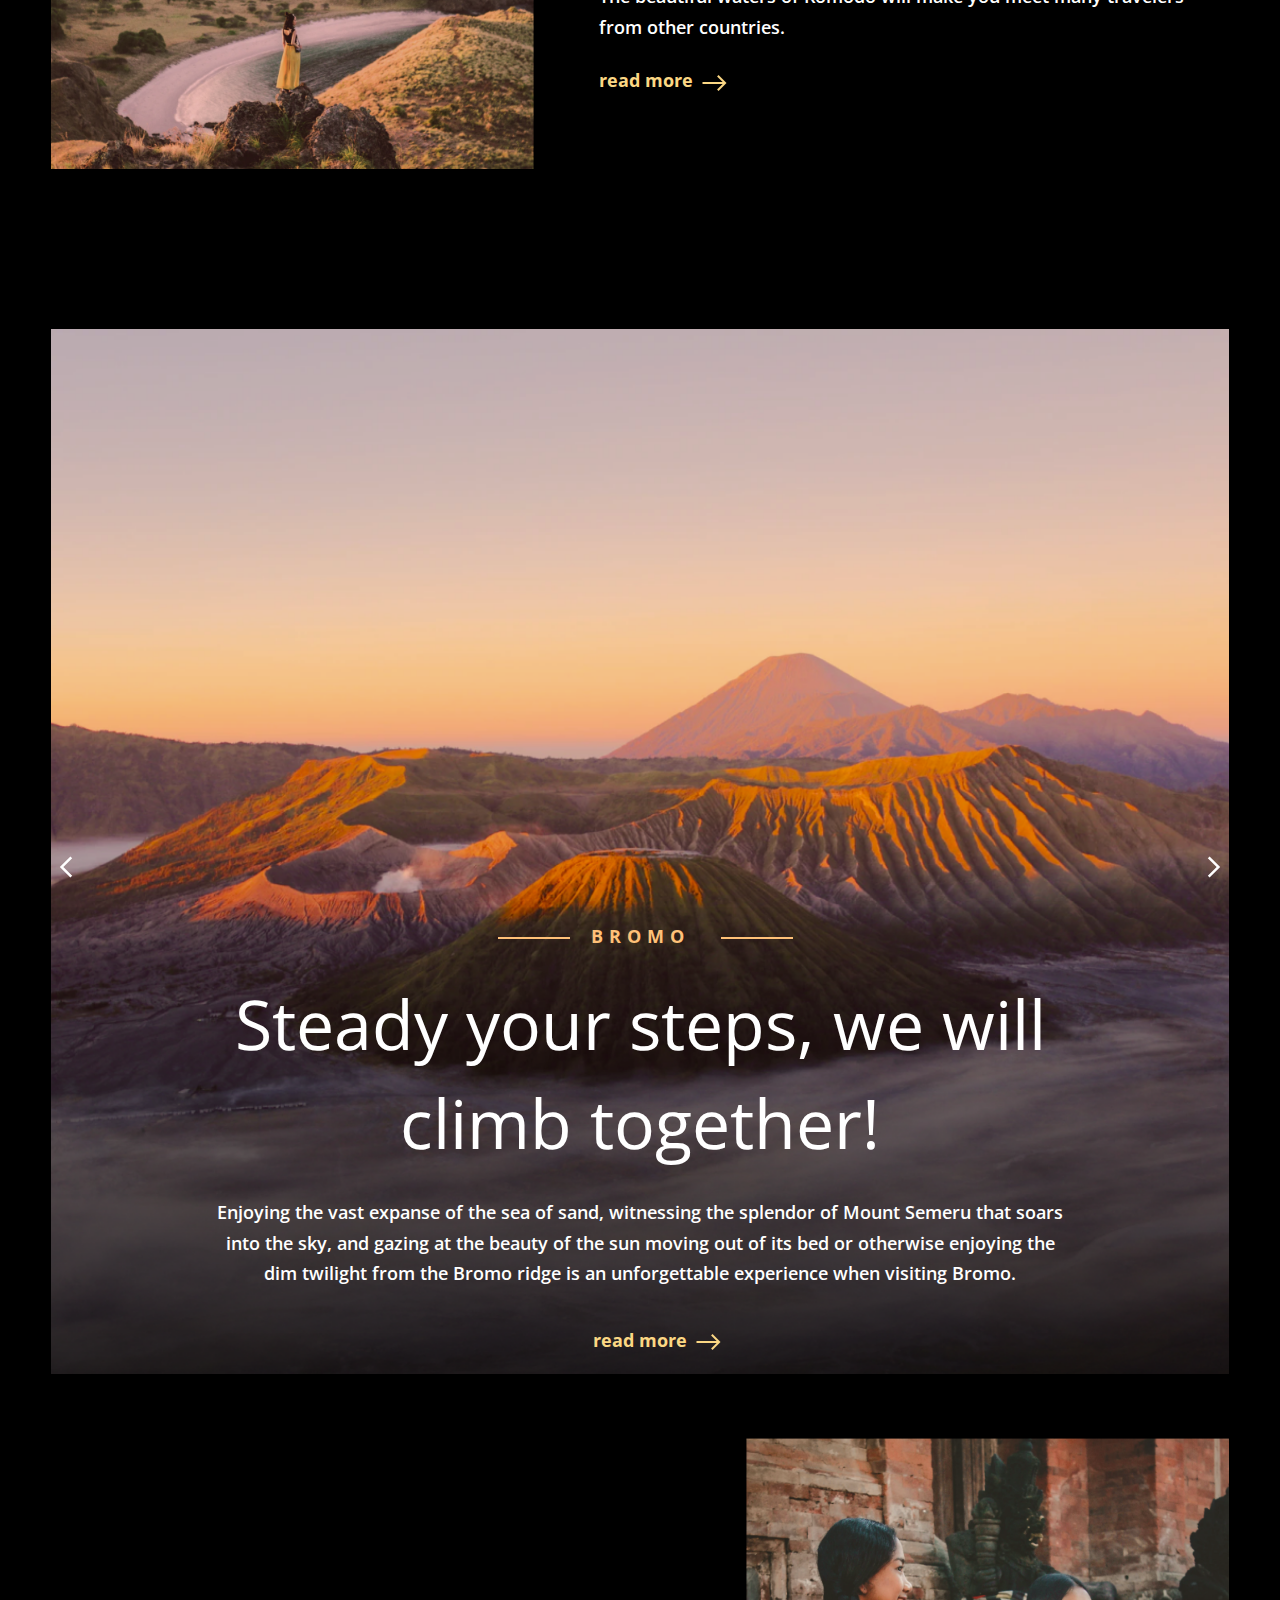
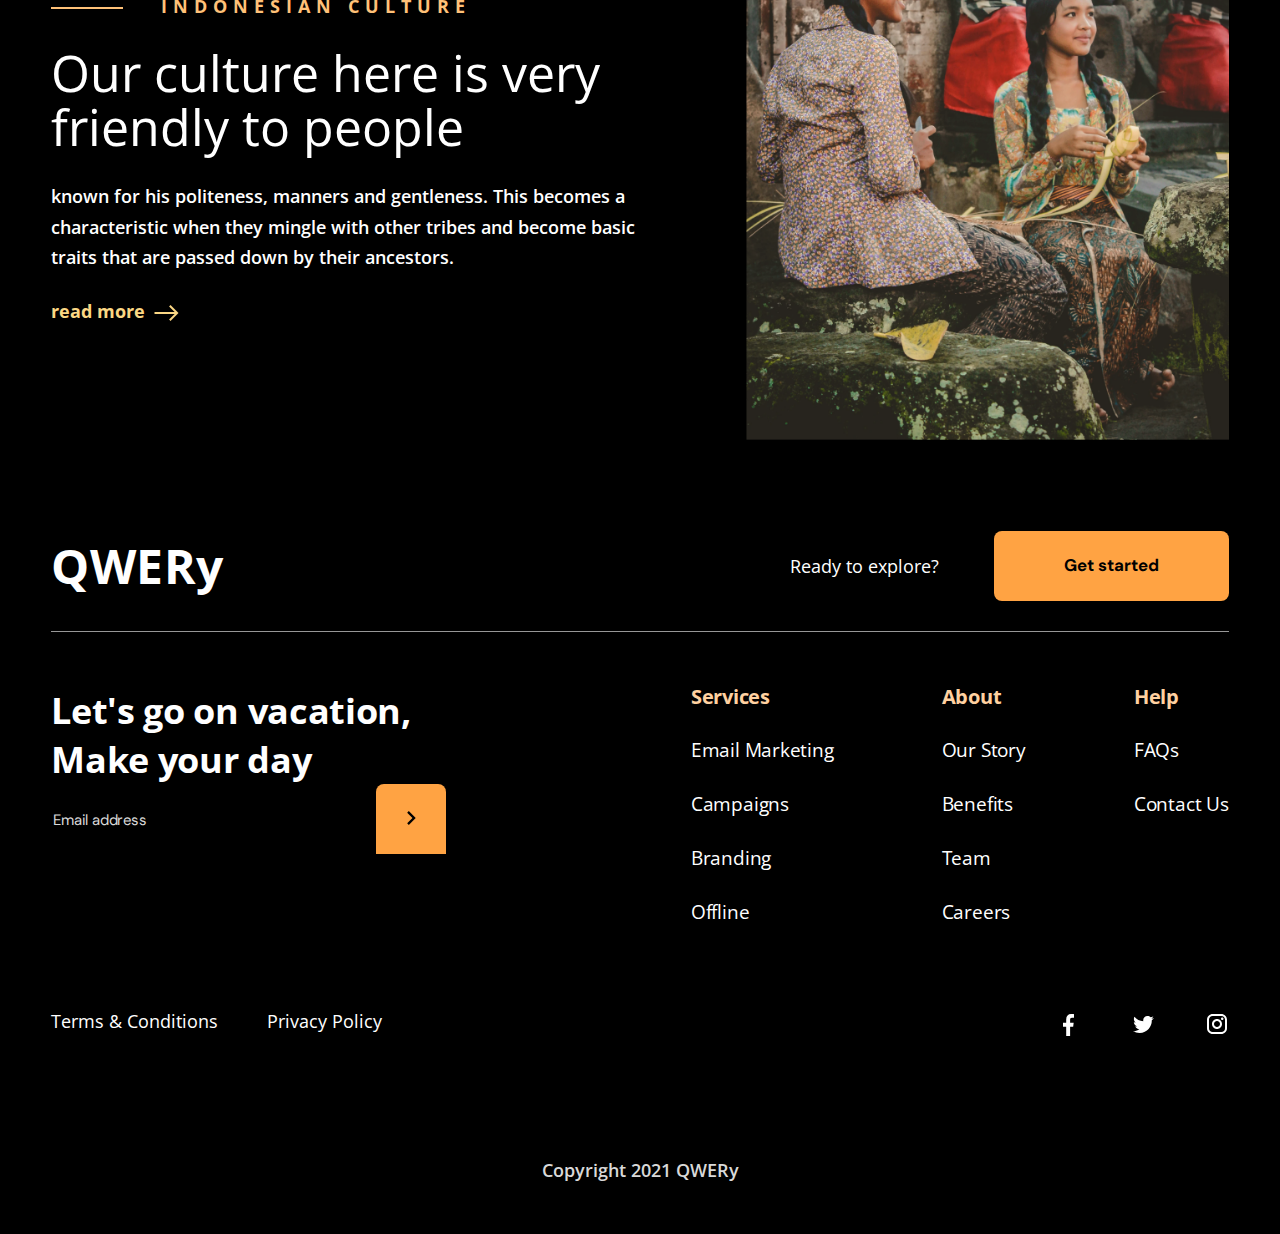
<file: 08/indonesia.html>
<!DOCTYPE html>
<html lang="en">
<head>
    <meta charset="UTF-8">
    <meta http-equiv="X-UA-Compatible" content="IE=edge">
    <meta name="viewport" content="width=device-width, initial-scale=1.0">
    <link rel="stylesheet" href="css/reset.css">
    <link rel="stylesheet" href="css/styleindonesia.css">
    <link rel="stylesheet" href="css/media.css">
    <link href="https://fonts.googleapis.com/css?family=DM+Sans:regular,700&display=swap" rel="stylesheet" />
    <link href="https://fonts.googleapis.com/css?family=Open+Sans:regular,600,700&display=swap" rel="stylesheet" />
    <link rel="stylesheet" href="https://cdnjs.cloudflare.com/ajax/libs/font-awesome/6.4.0/css/all.min.css" 
    integrity="sha512-iecdLmaskl7CVkqkXNQ/ZH/XLlvWZOJyj7Yy7tcenmpD1ypASozpmT/E0iPtmFIB46ZmdtAc9eNBvH0H/ZpiBw==" 
    crossorigin="anonymous" referrerpolicy="no-referrer" />
    <title>Document</title>
</head>
<body>
    <section class="discover">
        <header class="header">
            <div class="heaader__burger_menu">
                <i class="fa-solid fa-bars""></i>
            </div>
            <div class="header__logo"><span>qwer</span>y</div>
            <div class="header__navigation">
                <ul class="header__list">
                    <li class="header__item">Information</li>
                    <li class="header__item">About us</li>
                    <li class="header__item">Culture</li>
                </ul>
            </div>
            <div class="header__search">
                <img src="img/Account.png" alt="">
            </div>
        </header>
        <div class="container"></div>
            <div class="discover__blok">
                <div class="aside">
                    <ul class="saide__list">
                        <li class="aside__link">Follow us</li>
                        <li class="aside__link"><a href="#"><img src="img/icons/instagram.svg" alt="inst"></a></li>
                        <li class="aside__link"><a href="#"><img src="img/icons/twitter.svg" alt="twitter"></a></li>
                        <li class="aside__link"><a href="#"><img src="img/icons/Facebook.svg" alt="Facebook"></a></li>
                    </ul>
                </div>
                <div class="discover__main_block">
                    <h3 class="main_block_subtitle subtitle">explore the Nature Beauty</h3>
                    <h1 class="main_block_title title"><span>Discover</span><br>Wonderful Indonesia</h1> 
                </div>
                <div class="scroll">Scroll down</div>
            </div>
        </div>
    </section>
    <section class="holiday">
        <div class="container">
            <div class="holiday_body">
                <div class="holiday__image">
                    <img src="img/holiday.png" alt="holiday">
                </div>
                <div class="holiday__blok">
                    <h3 class="blok__subtitle subtitle">EAST nUSA TENGGARA</h3>
                    <h2 class="blok__title title">Have you enjoyed your holiday?</h2>
                    <p class="blok__text text">
                        You will be amazed if you take part in this sailing Komodo island tour package. 
                        So it is also mandatory for you, besides enjoying Komodo tourism on Komodo Island, 
                        you also have to taste the marine tourism.  The beautiful waters of Komodo will make 
                        you meet many travelers from other countries.
                    </p>
                    <div class="read"><a href="#">read more</a></div>
                </div>
            </div>
        </div>
    </section>
    <section class="bromo">
        <div class="container">
            <div class="bromo_body">
                <div class="bromo_body__blok">
                    <h3 class="bromo_body__subtitle subtitle">Bromo</h3>
                    <h2 class="bromo_body__title title">Steady your steps, we will climb together!</h2>
                    <p class="bromo_body__text text">
                        Enjoying the vast expanse of the sea of ​​​​sand, witnessing the splendor of Mount Semeru
                        that soars into the sky, and gazing at the beauty of the sun moving out of its bed or
                        otherwise enjoying the dim twilight from the Bromo ridge is an unforgettable experience
                        when visiting Bromo.
                    </p>
                    <div class="read"><a href="#">read more</a></div>
                </div>
            </div>
        </div>
    </section>
    <section class="culture">
        <div class="container">
            <div class="culture_body">
                <div class="culture__blok">
                    <h3 class="blok__subtitle blok__subtitle_culture subtitle">INDONESIAN CULTURE</h3>
                    <h2 class="blok__title title">Our culture here is very friendly to people</h2>
                    <p class="blok__text text">
                        known for his politeness, manners and gentleness. This becomes a characteristic 
                        when they mingle with other tribes and become basic traits that are passed down by their ancestors.
                    </p>
                    <div class="read"><a href="#">read more</a></div>
                </div>
                <div class="culture__image">
                    <img src="img/01.png" alt="culture">
                </div>
            </div>
        </div>
    </section> 
    <footer class="footer">
        <div class="container">
            <div class="footer_body">
                <div class="footer_top">
                    <div class="footer_top__logo"><span>qwer</span>y</div>
                    <div class="footer_top__blok">
                        <span>Ready to explore?</span>
                        <a href="#!">Get started</a>
                    </div>
                </div>
                <div class="footer_middle">
                    <div class="footer_middle__form">
                        <label for="exampleFormControlInput1" class="form-label">Let's go on vacation, Make your day</label><br>
                        <input type="email" class="form-control" id="exampleFormControlInput1" placeholder="Email address">
                        <button type="submit" class="btn">
                            <img src="img/icons/Path.svg" alt="">
                        </button>    
                    </div>
                    <div class="footer_middle__links">
                        <ul class="links__column">
                            <li class="column__link">Services</li>
                            <li class="column__link"><a href="#!">Email Marketing</a></li>
                            <li class="column__link"><a href="#!">Campaigns</a></li>
                            <li class="column__link"><a href="#!">Branding</a></li>
                            <li class="column__link"><a href="#!">Offline</a></li>
                        </ul>
                        <ul class="links__column">
                            <li class="column__link">About</li>
                            <li class="column__link"><a href="#!">Our Story</a></li>
                            <li class="column__link"><a href="#!">Benefits</a></li>
                            <li class="column__link"><a href="#!">Team</a></li>
                            <li class="column__link"><a href="#!">Careers</a></li>
                        </ul>
                        <ul class="links__column">
                            <li class="column__link">Help</li>
                            <li class="column__link"><a href="#!">FAQs</a></li>
                            <li class="column__link"><a href="#!">Contact Us</a></li>
                        </ul>
                    </div>
                </div>
                <div class="footer_bottom">
                    <div class="terms_blok">
                        <div class="terms_blok_item">Terms & Conditions</div>
                        <div class="terms_blok_item">Privacy Policy</div>
                    </div>
                    <ul class="social__blok">
                        <li class="social__link"><a href="#"><img src="img/icons/Facebook.svg" alt="Facebook"></a></li>
                        <li class="social__link"><a href="#"><img src="img/icons/twitter.svg" alt="twitter"></a></li>
                        <li class="social__link"><a href="#"><img src="img/icons/instagram.svg" alt="inst"></a></li>
                    </ul>
                </div>
                <span class="copy">Copyright 2021 QWERy</span>
            </div>
        </div>
    </footer>
</body>
</html>
</file>
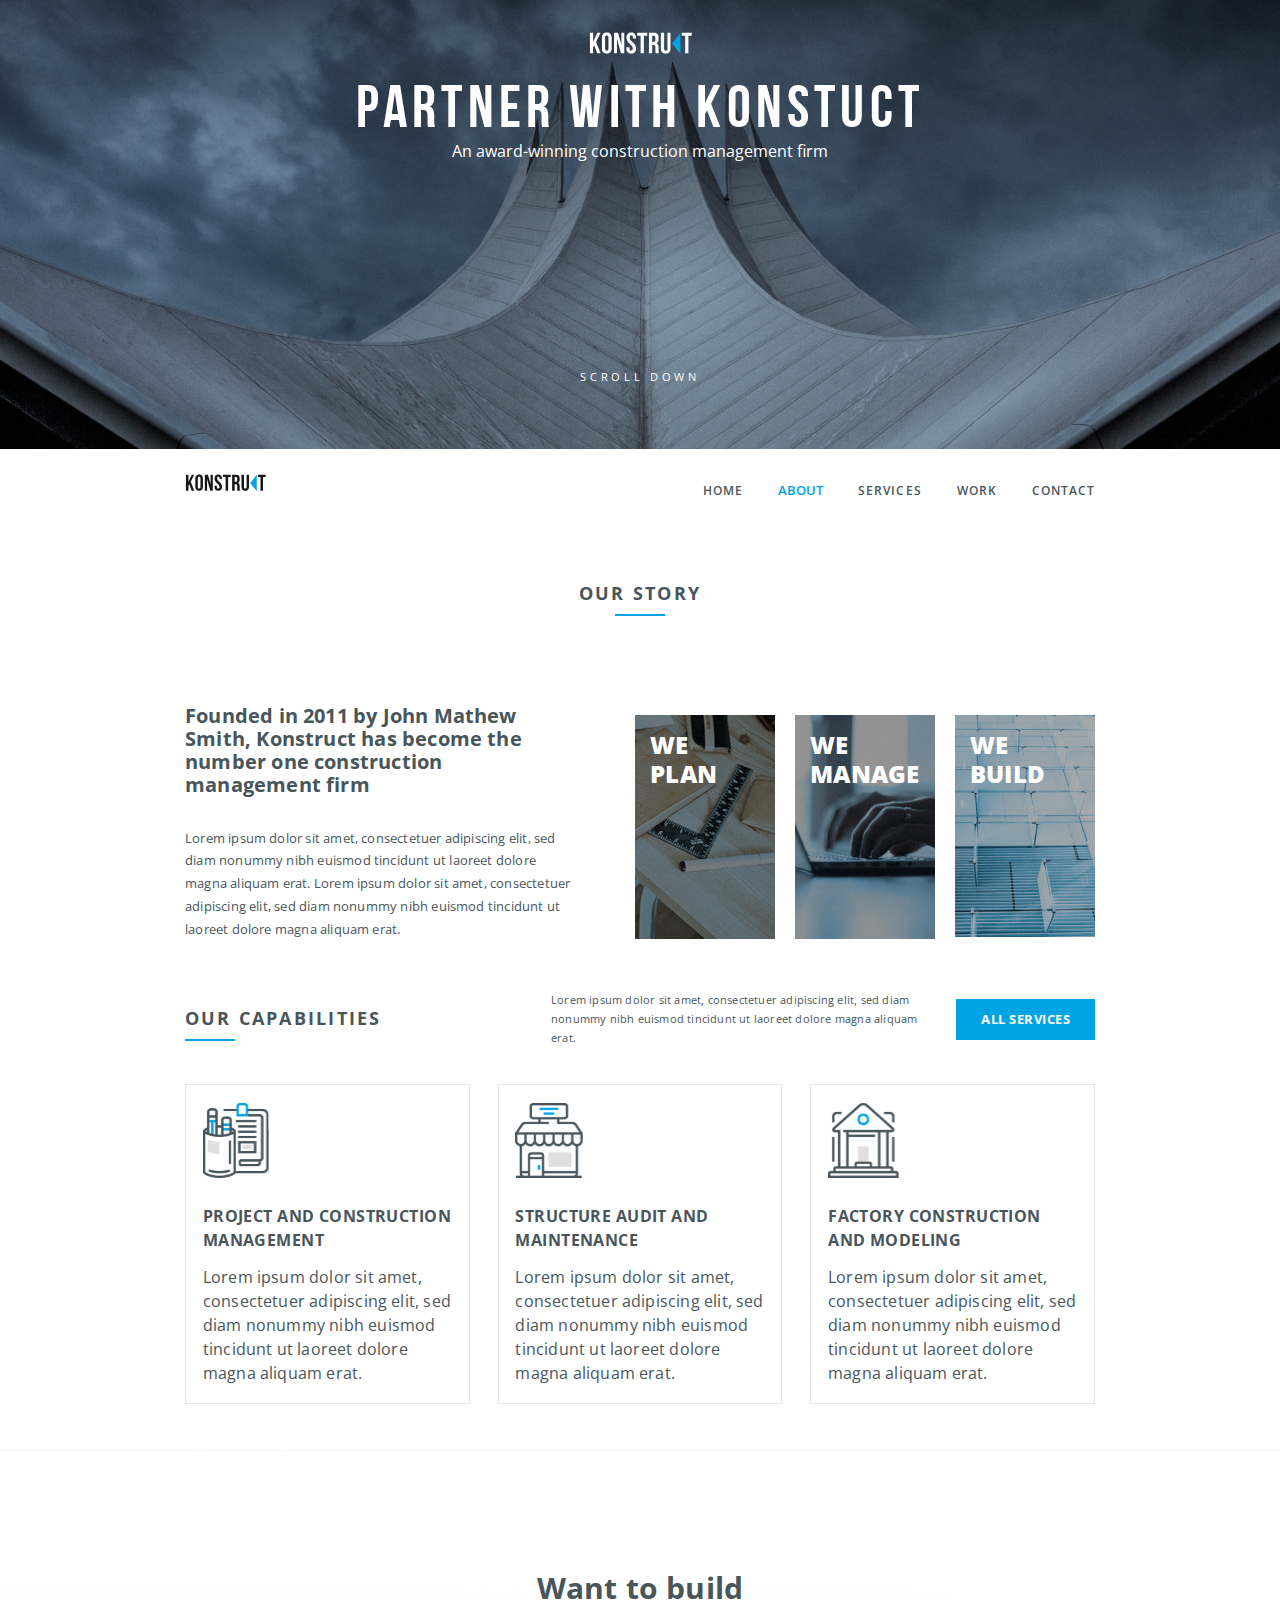
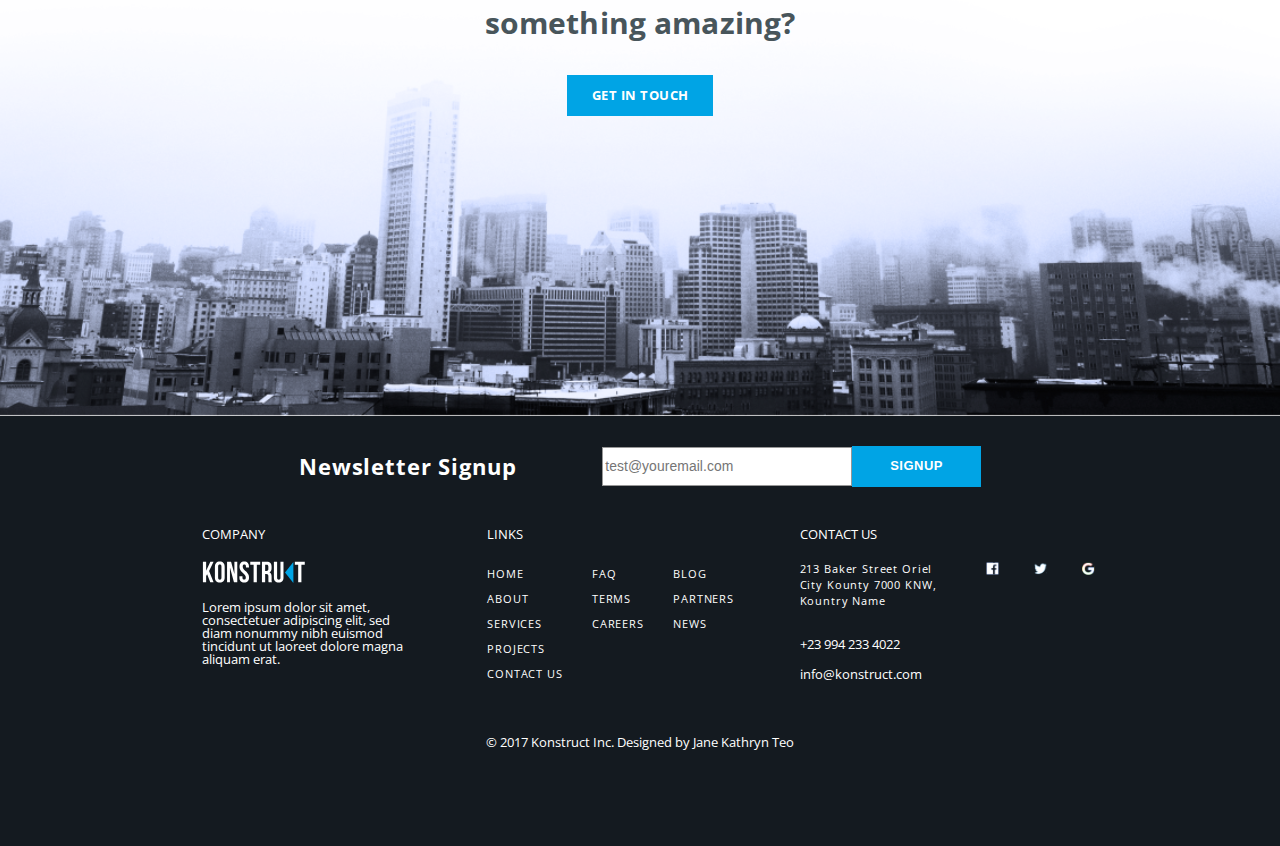
<file: 09/konstrukt.html>
<!DOCTYPE html>
<html lang="en">
<head>
    <meta charset="UTF-8">
    <meta http-equiv="X-UA-Compatible" content="IE=edge">
    <meta name="viewport" content="width=device-width, initial-scale=1.0">
    <link rel="stylesheet" href="css/reset.css">
    <link rel="stylesheet" href="css/style.css">
    <link rel="stylesheet" href="css/media.css">
    <link href="https://fonts.googleapis.com/css?family=Bebas+Neue:regular&display=swap" rel="stylesheet" />
    <link href="https://fonts.googleapis.com/css?family=Open+Sans:regular,600,700,800&display=swap" rel="stylesheet" />
    <link rel="stylesheet" href="https://cdnjs.cloudflare.com/ajax/libs/font-awesome/6.4.0/css/all.min.css" 
    integrity="sha512-iecdLmaskl7CVkqkXNQ/ZH/XLlvWZOJyj7Yy7tcenmpD1ypASozpmT/E0iPtmFIB46ZmdtAc9eNBvH0H/ZpiBw==" 
    crossorigin="anonymous" referrerpolicy="no-referrer" />
    <title>Document</title>
</head>
<body>
    <div class="main">
        <header class="header">
            <div class="container">
                <div class="header_body">
                    <div class="header__logo logo">
                        <img src="img/partner/logo.svg" alt="logo">
                    </div>
                    <div class="header_blok">
                        <div class="header__title">PARTNER WITH KONSTUCT</div>
                        <div class="header__subtitle">An award-winning construction management firm</div>
                    </div>
                    <div class="header_scroll">SCROLL DOWN</div>
                </div>
            </div>
        </header>        
        <section class="story">
            <div class="container">
                <div class="story__nav">
                    <div class="logo">
                        <img src="img/story/logo-black.svg" alt="logo">
                    </div>
                    <ul class="nav_blok__list">
                        <li class="nav_blok__item"><a href="#!">HOME</a></li>
                        <li class="nav_blok__item_active"><a href="#!">ABOUT</a></li>
                        <li class="nav_blok__item"><a href="#!">SERVICES</a></li>
                        <li class="nav_blok__item"><a href="#!">WORK</a></li>
                        <li class="nav_blok__item"><a href="#!">CONTACT</a></li> 
                    </ul>
                    <div class="nav_blok__burger"><i class="fa-solid fa-bars fa-2xl" style="color: #48555B;"></i></div>
                </div>
                <div class="story__blok">
                    <h2 class="story__blok_title2">OUR STORY</h2>
                    <div class="story__blok_body">
                        <div class="story__blok_content">
                            <h3 class="blok_content__title">
                                Founded in 2011 by John Mathew Smith, Konstruct has become the number one construction management firm
                            </h3>
                            <p class="blok_content__text">
                                Lorem ipsum dolor sit amet, consectetuer adipiscing elit, sed diam nonummy nibh euismod tincidunt 
                                ut laoreet dolore magna aliquam erat. Lorem ipsum dolor sit amet, consectetuer adipiscing elit, 
                                sed diam nonummy nibh euismod tincidunt ut laoreet dolore magna aliquam erat.
                            </p>
                        </div>
                        <div class="story__blok_images">
                            <div class="blok_images__item">
                                <div class="blok_images_text">WE<br> PLAN</div>
                                <img src="img/story/Bitmap.png" alt="q">
                            </div>
                            <div class="blok_images__item">
                                <div class="blok_images_text">WE<br>  MANAGE</div>
                                <img src="img/story/Bitmap2.png" alt="q">
                            </div>
                            <div class="blok_images__item">
                                <div class="blok_images_text">WE<br>  BUILD</div>
                                <img src="img/story/Bitmap3.png" alt="q">
                            </div>
                        </div>
                    </div>
                </div>
            </div>
        </section>
        <section class="capability">
            <div class="container">
                <div class="capability_top">
                    <h2 class="capability__title2">OUR CAPABILITIES</h2>
                    <div class="capability_blok">
                        <p class="capability__text">
                            Lorem ipsum dolor sit amet, consectetuer adipiscing elit, sed diam nonummy
                            nibh euismod tincidunt ut laoreet dolore magna aliquam erat.
                        </p>
                        <a href="#!" class="capability__link">ALL SERVICES</a>
                    </div>
                </div>
                <div class="capability_main">
                    <div class="capability_main__card">
                        <img src="img/capability/Bitmap.svg" alt="w">
                        <h3>PROJECT AND CONSTRUCTION MANAGEMENT</h3>
                        <p>
                            Lorem ipsum dolor sit amet, consectetuer adipiscing elit, sed diam nonummy 
                            nibh euismod tincidunt ut laoreet dolore magna aliquam erat.
                        </p>
                    </div>
                    <div class="capability_main__card">
                        <img src="img/capability/Bitmap-1.svg" alt="w">
                        <h3>STRUCTURE AUDIT AND MAINTENANCE</h3>
                        <p>
                            Lorem ipsum dolor sit amet, consectetuer adipiscing elit, sed diam nonummy 
                            nibh euismod tincidunt ut laoreet dolore magna aliquam erat.
                        </p>
                    </div>
                    <div class="capability_main__card">
                        <img src="img/capability/Bitmap-2.svg" alt="w">
                        <h3>FACTORY CONSTRUCTION AND MODELING</h3>
                        <p>
                            Lorem ipsum dolor sit amet, consectetuer adipiscing elit, sed diam nonummy 
                            nibh euismod tincidunt ut laoreet dolore magna aliquam erat.
                        </p>
                    </div>
                </div>
            </div>
        </section>
        <section class="build">
            <div class="container">
                <div class="build_body">
                    <h2 class="build_body__title">Want to build <br> something amazing?</h2>
                    <a href="#!" class="build_body__link">GET IN TOUCH</a>
                </div>
            </div>
        </section>
        <footer class="footer">
            <div class="container">
                <div class="form">
                    <label for="inputemail" class="input_label">Newsletter Signup</label>
                    <input type="email" class="form-control" id="inputemail" placeholder="test@youremail.com">
                    <button type="submit" class="btn">SIGNUP</button>
                </div>
                <div class="footer_blok">
                    <div class="footer_blok_company">
                        <span>COMPANY</span>
                        <div class="logo">
                            <img src="img/partner/logo.svg" alt="logo">
                        </div>
                        <p>
                            Lorem ipsum dolor sit amet, consectetuer adipiscing elit, sed diam nonummy 
                            nibh euismod tincidunt ut laoreet dolore magna aliquam erat.
                        </p>
                    </div>
                    <div class="footer_blok_links">
                        <span>LINKS</span>
                        <ul class="footer_blok_list">
                            <li class="footer_blok_item">
                                <ul>
                                    <li><a href="#!">HOME</a></li>
                                    <li><a href="#!">ABOUT</a></li>
                                    <li><a href="#!">SERVICES</a></li>
                                    <li><a href="#!">PROJECTS</a></li>
                                    <li><a href="#!">CONTACT US</a></li>
                                </ul>
                            </li>
                            <li class="footer_blok_item">
                                <ul>
                                    <li><a href="#!">FAQ</a></li>
                                    <li><a href="#!">TERMS</a></li>
                                    <li><a href="#!">CAREERS</a></li>
                                </ul>
                            </li>
                            <li class="footer_blok_item">
                                <ul>
                                    <li><a href="#!">BLOG</a></li>
                                    <li><a href="#!">PARTNERS</a></li>
                                    <li><a href="#!">NEWS</a></li>
                                </ul>
                            </li>
                        </ul>
                    </div>
                    <div class="footer_blok_contact">
                        <span>contact us</span> 
                        <p>
                            213 Baker Street Oriel City Kounty 7000 KNW, Kountry Name  
                        </p>
                        <a href="tel:+239942334022">+23 994 233 4022</a>
                        <a href="mailto:info@konstruct.com">info@konstruct.com</a>
                    </div>
                    <div class="footer_blok_social">                       
                        <ul>
                            <li><a href="#!"><img src="img/footer/fb.svg" alt="w"></a></li>
                            <li><a href="#!"><img src="img/footer/tw.svg" alt="w"></a></li>
                            <li><a href="#!"><img src="img/footer/google.svg" alt="w"></a></li>
                        </ul>                        
                    </div>
                </div>
                <span class="copy">© 2017 Konstruct Inc. Designed by Jane Kathryn Teo</span>
            </div>
        </footer>
    </div>
</body>
</html>
</file>
<file: 02/style.css>
body{
    font-family: 'Roboto', sans-serif;
    margin: 50px;
}
.styletypenone {
    list-style-type: none;
    /* Убираем маркеры */
  }
  ul, ol {
    margin-left: 0;
    /* Отступ слева в браузере IE и Opera */
    padding-left: 0;
    /* Отступ слева в браузере Firefox, Safari, Chrome */
  }
  .Externallinks{
    font-style: italic;
  }
li{
    list-style-position: inside;
}
</file>
<file: 03/css/style.css>
body{
    width: 100%;
    background-color: #536f70;
    display: flex;
    flex-wrap: wrap;
    justify-content: center;
}
div{
    width: 400px;
    height: 200px;
    border: 2px solid #888888;
    box-shadow: 5px 10px rgba(0, 0, 0, 0.4);
    border-radius: 10px;
    padding: 25px;
    margin: 10px;
}
.enter_text {
    background-color: #ac7777;
    color: #024141;
}
.enter_pass {
    background-color: #b05656;
    color: #8e9d9d;
}
.send {
    background-color: #d52727;
    color: #2bed19;
}
.reset {
    background-color: #7b1313;
}
.reset h2{
    color: #d9aeae;
}
.radio_button {
    background-color: #e68014;
}
.checkbox {
    background-color: #b66610;
}
.button {
    background-color: #7f460a;
}
.color {
    background-color: #502c07;
}
.birthday {
    background-color: #ccda13;
}
.datemax {
    background-color: #ae9c10;
}
.datetime_local {
    background-color: #7b6d05;
}
.email {
    background-color: #dad083;
}
.image {
    background-color: #5f5a31;
}
.file {
    background-color: #2bed19;
}
.hidden {
    background-color: #22a916;
}
.month {
    background-color: #1a8610;
}
.number {
    background-color: #a2e19d;
}
.range {
    background-color: #19eded;
}
.search {
    background-color: #16e4e4;
}
.tel {
    background-color: #179b9b;
}
.time {
    background-color: #a3e8e8;
}
.homepage {
    background-color: #024141;
}
.week {
    background-color: #8e9d9d;
}
</file>
<file: 04/css/style.css>
/*Обнуление*/
*{
	padding: 0;
	margin: 0;
	border: 0;
}
*,*:before,*:after{
	-moz-box-sizing: border-box;
	-webkit-box-sizing: border-box;
	box-sizing: border-box;
}
:focus,:active{outline: none;}
a:focus,a:active{outline: none;}

nav,footer,header,aside{display: block;}

html,body{
	height: 100%;
	width: 100%;
	font-size: 100%;
	line-height: 1;
	font-size: 14px;
	-ms-text-size-adjust: 100%;
	-moz-text-size-adjust: 100%;
	-webkit-text-size-adjust: 100%;
}
input,button,textarea{font-family:inherit;}

input::-ms-clear{display: none;}
button{cursor: pointer;}
button::-moz-focus-inner {padding:0;border:0;}
a, a:visited{text-decoration: none;}
a:hover{text-decoration: none;}
ul li{list-style: none;}
img{vertical-align: top;}

h1,h2,h3,h4,h5,h6{font-size:inherit;font-weight: 400;}
/*--------------------*/

/* =================null========================================= */

body{
    font-family: 'Roboto', sans-serif;
    font-size: 23px;
    font-weight: 400;
    width: 100%;
    height: 100%;
    display: flex;
    flex-direction: column;
}
.main{
    flex: 1 1 auto;
}

/* ============header===================================== */
header{
    background-color: #fff;
}
.container {
    width: 980px;
    margin: 0 auto;
}
.header_body {
    display: flex;
    justify-content: space-between;;
}


.logo {
    margin: 65px 0px;
}
.social {
    margin: 65px 0px;
    display: flex;
    gap: 20px;
}

.social_icon {
}

/* ============section email===================================== */
.email {
    background-color: #FAC960;
    padding: 102px 0;
}
.container {
}
.email_body {
}
.email_body__title {
    text-align: center;
}
.title {
    font-size: 44px;
    color: #8A6D2F;
    ;
}
.email_form {
    margin: 40px 0 0 0;
    display: flex;
    justify-content: center;
}
.address{
    width: 560px;
    height: 55px;
    background-color: #fff;
    font-size: 30px;
    line-height: 54px;
    padding-left: 36px;
    
}
.email_btn{
    width: 240px;
    height: 55px;
    background-color: #A8863D;
    font-size: 30px;
    line-height: 54px;
    color: #fff;
    cursor: pointer;
}
.address:hover{
    box-shadow: 5px 5px 10px rgba(0, 0, 0, 0.7);
    
}
.email_btn:hover{
    box-shadow: 5px 5px 10px rgba(0, 0, 0, 0.7);
}
/* ============unlimit===================================== */
.unlimit {
    background-color: #F2F2F2;
    padding: 77px 0 80px 0;
}
.unlimit_title2 {
    margin-bottom: 32px;
    
}
.title2{
    text-align: center;
    line-height: 37px;
    font-size: 37px;
    color: #0000008F;
}
.unlimit_text {
    margin-bottom: 56px;
    
}
.text{
    text-align: center;
    line-height: 30px;
    font-size: 23px;
    color: #0000008F;
}
.unlimit_img{
    text-align: center;
}
/* ============mobile===================================== */

.mobile {
    background-color: #fff;
}
.mobile_body {
    padding: 92px 0px 20px 0px;
}
.mobile_title2 {
    margin-bottom: 32px;

}
.mobile_text {
    margin-bottom: 32px;
}
.mobile_img {
    text-align: center;
}
/* ============tel_your_friend===================================== */
.tel_your_friend {
    background-color: #FAC960;
    padding: 54px 0 100px 0;
}


.tel_your_friend_title2 {
    margin-bottom: 30px;
}

.tel_your_friend_text {
    margin-bottom: 30px;
}

.tel_your_friend_btn {
    text-align: center;
}
.tell_btn{
    width: 61px;
    height: 22px;
    border: 1px solid #758696;
    border-radius: 3px;
    color: #999999;
}
.tell_btn:hover{
    box-shadow: 5px 5px 10px rgba(0, 0, 0, 0.7);
}
/* ============footer===================================== */
.footer {
    background-color: #F2F2F2;

}


.footer_body {
    display: flex;
    flex-direction: column;
    align-items: center;
    padding: 80px 0px;
}
.footer_body_logo {
    margin-bottom: 25px;
}
.footer_body_social {
    display: flex;
    gap: 22px;
}
</file>
<file: 06/css/style.css>
body{
    font-family: 'Open Sans', sans-serif;
    font-size: 18px;
    font-weight: 400;
    color: #fff;
}
/* ------------------------------------------------------------------------ */
body{
    display: flex;
    flex-direction: column;
    position: relative;
}
.main{
    flex: 1 1 auto;
    padding: 0 85px;
    background: url('../img/01.jpg') 0 0/100% auto no-repeat;
    max-height: 100%;
    object-position: center;
}
/* -----------------------header------------------------------------------------- */
.container {
    max-width: 1750px;
    margin: 0 auto;
    padding: 0 15px;
}
.header_body {
    display: flex;
    justify-content: space-between;
    align-items: center;
    padding: 65px 0;
}
.logo {
    padding: 5px;
    display: inline-block;
    font-size: 24px;
    line-height: 33px;
    letter-spacing: 0.01em;
    font-weight: 700;
}
.logo p{
    text-transform: uppercase;
}
.logo p>span{
    text-transform: none;
}
.nav__list {
    display: flex;
    gap: 50px;
}
.nav__item a{
    color: #fff;
    text-decoration: none;
    font-size: 18px;
    font-weight: 600;
    line-height: 25px;
}
.header__search {
    display: block;
}
.header__search button{
    background: transparent;
    border: none;
    display: block;
    padding: 5px 14px 0 0;
    cursor: pointer;
}
.header__search input{
   border: none;
   background: transparent;
   outline:none;
   padding-top: 4px;
   font-size: 17px;
   line-height: 23px;
   color: #dddddd;
   width: 85px;
}
.header__search input::-ms-clear {
    display: none;
}
.header__search input::placeholder {
    font-size: 17px;
    line-height: 23px;
    color: #dddddd;
}
/* -----------------------discover------------------------------------------------- */
.sidebar {
    position: fixed;
    top: 359px;
    left: 80px;
    display: block;
}
.sidebar__list{
    display: flex;
    gap: 20px;
}
.sidebar__list:first-child {
    writing-mode: vertical-rl;
    text-orientation: mixed;
}
.sidebar__item a{
    display: block;
}
.discover__body {
    width: 950px;
    height: 261px;
    margin: 132px auto 125px auto;
}
.body_blok__label {
    padding-left: 105px;
    margin-bottom: 60px;
}
.label {
    font-size: 18px;
    font-weight: 700;
    line-height: 25px;
    letter-spacing: 6px;
    color: #FFC178;
    text-transform: uppercase;
    position: relative;
}
.label::before{
    content: '';
    position: absolute;
    top: 50%;
    left: 0;
    width: 72px;
    height: 2px;
    background: #FFC178;
}
.title {
    font-size: 96px;
    font-weight: 700;
    line-height: 100px;
    color: #fff;
}
.body_blok__subtitle{
 font-size: 88px;
    font-weight: 400;
    line-height: 100px;
}
.discover__body a{
    color: #fff;
    text-decoration: none;
    display: block;
    width: 126px;
    margin: 125px auto 0 auto;
    font-size: 18px;
    font-weight: 600;
    line-height: 25px;
    position: relative;
  
}
.discover__body a::after {
    display: inline-block;
    text-rendering: auto;
    -webkit-font-smoothing: antialiased;
    /* content: '\f175'; */
    font: var(--fa-font-solid);
    content: "\f175";
    position: absolute;
    top: 4px;
    right: -5px;
}

/* -----------------------holiday------------------------------------------------- */
.holiday {
    background: #000;
}
.holiday_body {
    display: flex;
    justify-content: space-between;
    align-items: center;
    margin-top: -100px;
    margin-bottom: 250px;
}
.holiday__image {
    width: 598px;
}
.holiday_block {
    width: 632px;
}
.holiday_block__label {
    padding-left: 105px;
    margin-bottom: 30px;
}
.label {
    position: relative;
}
.label::before{
    content: '';
    position: absolute;
    top: 50%;
    left: 0;
    width: 72px;
    height: 2px;
    background: #FFC178;
}
.holiday_block__subtitle {
    margin-bottom: 30px;
}
.subtitle {
    
font-size: 64px;
font-weight: 700;
line-height: 87px;


}
.holiday_block__text {
    margin-bottom: 30px;
}
.text {
    font-size: 18px;
    font-weight: 600;
    line-height: 32px;
    color: #fff;
}
.holiday_block__link {
    position: relative;
}
.link {
    color:#FBD784;
    display: block;
    text-decoration: none;
    font-size: 18px;
    font-weight: 700;
    line-height: 25px;
}
.holiday_block a::after{
    display: inline-block;
    text-rendering: auto;
    -webkit-font-smoothing: antialiased;
    font: var(--fa-font-solid);
    content: "\f178";
    color: #FBD784;
    font-size: 30px;
    position: absolute;
    top: 0px;
    left: 110px;
}
/* -----------------------bromo------------------------------------------------- */

.bromo {
    background: #000;
    max-width: 100%;
    padding-bottom: 250px;
}
.bromo__slide {
    background: url('../img/02.jpg') 0 0/cover no-repeat;
    width: 1461px;
    height: 985px;
    display: flex;
    flex-direction: column;
    justify-content: flex-end;
    position: relative;
    
}
.slide__arrow_left {
    display: block;
    position: absolute;
    top: 50%;
    left: 50px;
}

.slide__arrow_right {
    display: block;
    position: absolute;
    top: 50%;
    right: 50px;
}
.bromo__label {
    display: block;
    width: 95px;
    position: relative;
    margin: 0 auto;
}
.bromo__label::before{
    content: '';
    position: absolute;
    top: 50%;
    left: -100px;
    width: 72px;
    height: 2px;
    background: #FFC178;
}
.bromo__label::after{
    content: '';
    position: absolute;
    top: 50%;
    right: -100px;
    width: 72px;
    height: 2px;
    background: #FFC178;
}

.bromo__subtitle {
   text-align: center;
   margin:25px 0 25px 0;
}
.bromo__text {
    width: 934px;
    text-align: center;
    display: inline-block;
    margin: 0 auto;
}
.text {
    font-size: 18px;
    font-weight: 600;
    line-height: 32px;
    text-align: center;

}
.slide__link {
    display: block;
    margin: 40px auto;
    position: relative;
}
.slide__link::after{
    display: inline-block;
    text-rendering: auto;
    -webkit-font-smoothing: antialiased;
    font: var(--fa-font-solid);
    content: "\f178";
    color: #FBD784;
    font-size: 30px;
    position: absolute;
    top: 0px;
    left: 110px;
}

/* -----------------------culture------------------------------------------------- */
.culture {
    background: #000;
    padding-bottom: 250px;
}
.culture_body {
    display: flex;
    justify-content: space-between;
    align-items: center;
}
.culture_block__label {
    padding-left: 105px;
    margin-bottom: 30px;
}
.culture_block__subtitle {
    width: 555px;
    margin-bottom: 30px;
}
.culture_block__text {
    width: 632px;
    margin-bottom: 30px;
}
.text {
    font-size: 18px;
    font-weight: 400;
    line-height: 32px;
    text-align: left;
}
.culture_block__link {
    display: block;
    margin: 40px auto;
    position: relative;
}

.culture_block__link::after{
    display: inline-block;
    text-rendering: auto;
    -webkit-font-smoothing: antialiased;
    font: var(--fa-font-solid);
    content: "\f178";
    color: #FBD784;
    font-size: 30px;
    position: absolute;
    top: 0px;
    left: 110px;
}
/* -----------------------footer------------------------------------------------- */
.footer{
    background: #000;
}
.footer__main{
    display: flex;
    justify-content: space-between;
}
.footer__head {
    display: flex;
    justify-content: space-between;
    align-items: center;
    border-bottom: 1px solid #6c6b6b;
    padding-bottom: 47px;
}
.footer__button_blok{
    display: flex;
    align-items: center;
    gap: 55px;
}
.footer__logo {
    font-size: 48px;
    line-height: 65px;
}
.footer__button_redy a{
    color: #fff;
    text-decoration: none;
    font-family: 'DM Sans', sans-serif;
    font-size: 22px;
    font-weight: 400;
    line-height: 29px;
    text-align: left;
}
.footer__button_start{
    background: #FFA343;
   
    border-radius: 10px;
}
.footer__button_start a{
    color: #000000;
    text-decoration: none;
    font-family: 'DM Sans', sans-serif;
    font-size: 17px;
    font-weight: 700;
    line-height: 22px;
    text-align: left;
    padding: 24px 70px;
    display: block;
}
.form_blok__subtitle {
    width: 367px;
    font-size: 36px;
    font-weight: 700;
    line-height: 49px;
    margin: 55px 0 50px 0;
}
.input_button{
    background: #FFA343;
    border-radius: 10px 10px 0 0;
    display: inline-block;
}
.input_button a{
    padding: 20px;
    display: inline-block;
}
.form_blok__input {
    border-bottom: 1px solid #6c6b6b;
    display: inline-block;
    
}
.form_blok__input input{
    background: #000;
    border: none;
    color: #fff;
    width: 330px;
    font-size: 20px;
}
.form_blok__input::placeholder {
   border: none;
   background: #000;
}
.form_blok__input:focus{
    border: none;
    background: #000;
 }


.footer__links_blok {
    margin: 55px 0 150px 0;
}
.links_blok__list {
    display: flex;
    gap: 185px;
}
.links_blok__column {
    display: flex;
    flex-direction: column;
    gap: 30px;
}
.links_blok__subtitle {
    font-family: Open Sans;
    font-size: 20px;
    font-weight: 700;
    color: #FFD1A0;


}
.links_blok__links {
    display: flex;
    flex-direction: column;
    gap: 28px;
}
.links__item a{
    color: #fff;
    text-decoration: none;
}

.footer__policy {
    display: flex;
    align-items: center;
    justify-content: space-between;
    margin-bottom: 150px;
    padding: 0 40px;
}
.policy__terms{
    display: flex;
    gap: 80px;
}
.policy__terms a{
    display: inline-block;
    color: #fff;
    text-decoration: none;
}
.icons__list {
    display: flex;
    gap: 50px;
}
.copy {
    text-align: center;
    color: #8f8f8f;
    margin-bottom: 120px;
}
</file>
<file: 10/css/style.css>
*{
    box-sizing: border-box;
}
body{
    margin: 0;
}

@font-face {font-family: "YD Gothic 500";
    src: url("../fonts/gothic/4339eced15589d2e94bf76fa75b1786f.eot"); /* IE9*/
    src: url("../fonts/gothic/4339eced15589d2e94bf76fa75b1786f.eot") format("embedded-opentype"), /* IE6-IE8 */
    url("../fonts/gothic/4339eced15589d2e94bf76fa75b1786f.woff2") format("woff2"), /* chrome、firefox */
    url("../fonts/gothic/4339eced15589d2e94bf76fa75b1786f.woff") format("woff"), /* chrome、firefox */
    url("../fonts/gothic/4339eced15589d2e94bf76fa75b1786f.ttf") format("truetype"), /* chrome、firefox、opera、Safari, Android, iOS 4.2+*/
    url("../fonts/gothic/4339eced15589d2e94bf76fa75b1786f.svg#YDGothic 500 W36 50") format("svg"); /* iOS 4.1- */
  }
  @font-face {
    font-family: 'ShadowsIntoLight';
    src: url(..//fonts/shadows/ShadowsIntoLight.eot);
    src: url(..//fonts/shadows/ShadowsIntoLight.eot?#iefix) format('embedded-opentype'),
         url(..//fonts/shadows/ShadowsIntoLight.woff2) format('woff2'),
         url(..//fonts/shadows/ShadowsIntoLight.woff) format('woff'),
         url(..//fonts/shadows/ShadowsIntoLight.ttf) format('truetype'),
         url(..//fonts/shadows/ShadowsIntoLight.svg#ShadowsIntoLight) format('svg'),
         url(..//fonts/shadows/ShadowsIntoLight.otf) format('otf');
  }
  @font-face {
    font-family: 'GeorgiaRegularfont';
    src: url(../fonts/georgia/GeorgiaRegularfont.eot);
    src: url(../fonts/georgia/GeorgiaRegularfont.eot) format('embedded-opentype'),
         url(../fonts/georgia/GeorgiaRegularfont.otf) format('otf'),
         url(../fonts/georgia/GeorgiaRegularfont.svg) format('svg'),
         url(../fonts/georgia/GeorgiaRegularfont.ttf) format('truetype'),
         url(../fonts/georgia/GeorgiaRegularfont.woff) format('woff'),
         url(../fonts/georgia/GeorgiaRegularfont.woff2) format('woff2');
  }
  /* font-family: 'GeorgiaRegularfont'; */


  
html,body{
    font-family: "YD Gothic 500", serif !important;
    font-size: 18px;
    font-weight: 500;
}
/* ------------header---------------- */
.open{
    display: flex !important;
}
.header{
    display: flex;
    align-items: center;
    justify-content: space-between;
    min-height: 100px;
    background-color: #668E68;
    color: #fff;
    padding: 0 40px;
    position: relative;
}

.logo{
    display: flex;
    justify-content: center;
    flex-direction: column;
    align-items: center;
}
.logo a{
    color: #fff;
    text-decoration: none;
    font-family: 'GeorgiaRegularfont';
    font-size: 2.44rem;
}

.nav{
    display: flex;
    width: 600px;
    padding: 0 40px;
}
.nav ul a{
    color: #fff;
    text-decoration: none;
    
}
.nav ul a::after{
    content: '';
    display: block;
    width: 100%;
    height: 1px;
    background: #ffffff;
    transform: scaleX(0);
    transition: all 0.5s;
}
.nav ul a:hover:after{
    transform: scaleX(1);
}

.nav ul{
    width: 100%;
    list-style: none;
    display: flex;
    justify-content: space-between;
    margin-bottom: 0;
}


.burger{
    display: none;
    position: relative;
    z-index: 50;
    align-items: center;
    justify-content: center;
    width: 40px;
    height: 40px;
    background: #668E68;
}

.burger span{
    height: 2px;
    width: 80%;
    transform: scale(1);
    background-color: #FAF6F2;
    border-radius: 10px;
}

.burger::before, .burger::after{
    content: '';
    position: absolute;
    height: 2px;
    width: 80%;
    border-radius: 10px;
    background-color: #FAF6F2;
    transition: all 0.3s ease 0s;
}

.burger::before { top: 0 }

.burger::after { bottom: 0 }


/* Добавляем класс active для анимации иконки бургера */
.burger.active span { transform: scale(0) }

.burger.active::before{
    top: 50%;
    transform: rotate(-45deg) translate(0, -50%);
}

.burger.active::after{
    bottom: 50%;
    transform: rotate(45deg) translate(0, 50%);
}


/* При разрешении экрана 900px и ниже, выводим на экран иконку бургера */


@keyframes burgerAnimation {
    from {opacity: 0}
    to {opacity: 1}
}
/* -------------------- */
.header_blok__logo{
    color: #fff;
    transition: all 0.3s;
}
.header_blok__logo:hover{
    color: #9cff6e;
}
.nav_list__item,
.nav_list__item .active{
    font-family: "YD Gothic 500", sans-serif;
    font-size: 1rem;
    font-weight: 500;
    line-height: 1.61rem;
    color: #fff !important;
}
/* --------grand-open---------- */
.grand-open {
    background: url("../img/coffee\ 1.png");
    max-width: 100%;
    background-size: cover;
    background-position: center center;
}
.grand-open__title {
    text-align: center;
    font-family: 'ShadowsIntoLight';
    font-size: 6.11rem;
    font-weight: 400;
    line-height: 9.83rem;
    color: #fff;
    padding: 9.5rem 0;
}
/* ---------------menu------------------ */
.menu {
    padding: 50px 0;
}
.menu__title {
    text-align: center;
}
.menu_item{
    padding: 20px 0;
    width: 100%;
    text-align: center;
    height: 30%;
    background: #fff;
    opacity: 0.7;
    font-family: 'georgia-regular', serif; 
    font-size: 1.44rem;
    font-weight: 400;
    line-height: 1.66rem;
}
.menu__card img{
    max-width: 100%;
  }
.menu .container .row .border-5{
    border: 10px solid #913d26 !important;
}
.row {
    --bs-gutter-x: 1.5rem;
    --bs-gutter-y: 0;
    display: flex;
    flex-wrap: wrap;
    margin-top: calc(-1 * var(--bs-gutter-y));
    margin-right: calc(-.5 * var(--bs-gutter-x));
    margin-left: 0;
}
/* ------------about--------------- */
.about {
    background: url("../img/cafe1.png");
    background-size: cover;
    background-position: center center;
    min-width: 100%;
    padding: 145px 0;
}
.about__title {
    font-family: 'ShadowsIntoLight';
    color: #fff;
    font-size: 1.11rem;
    line-height: 1.94rem;
}
.about__subtitle {
    font-family: 'georgia-regular', sans-serif; 
    color: #fff;
    font-size: 1.44rem;
    line-height: 1.94rem;
}
.about__text {
    max-width: 367px;
    color: #fff;
    margin: 0 auto 60px;
    font-family: "YD Gothic 500", sans-serif;
    font-size: 1.11rem;
    font-weight: 500;
    line-height: 1.44rem;
}
.about-button button{
    width: 160px; 
}
/* ------------news--------------- */
.news{
    padding: 80px 0;
    background: #81613B33;
}
.news-body__blok{
    background: #fff;
    font-family: "YD Gothic 500", sans-serif;
    font-size: 0.88rem;
    font-weight: 500;
    line-height: 1.44rem;
}

/* -------------footer------------------- */
.footer{
    background: #000;
    padding: 20px 0 80px;
    position: relative;
}
.footer-contact,
.footer-contact a{
    font-family: "YD Gothic 500", serif;
    font-size: 0.88rem;
    line-height: 1.38rem;
    color: #fff;
    font-weight: 500;
    text-decoration: none;
}

.footer-copy{
    font-family: 'georgia-regular', serif; 
    font-size: 0.88rem;
    font-weight: 400;
    line-height: 0.88rem;   
    color: #fff;
}
.footer-up {
    position: absolute;
    bottom: 20px;
    right: 20px;
    width: 32px;
    height: 32px;
}
.footer-up img{
    max-width: 100%;
}
</file>
<file: 10/css/media.css>
@media(max-width:768px){
    .burger_menu{
        display: block;
    }
    .header_blok__nav_list{
        display: none;
    }
    html,body{
        font-size: 16px;
    }
    .grand-open {
        background: url("../img/coffee-small.png");
        max-width: 100%;
        background-size: cover;
        background-position: center center;
    }
}
@media(max-width:480px){
    html,body{
        font-size: 14px;
    }
}

/* ----------menu-------- */
@media(max-width:576px){
    .about {
        background: url("../img/cafe-small.png");
        background-size: cover;
        background-position: center center;
        min-width: 100%;
        padding: 90px 0;
    }
    .collapse-bg-light{
        background: #fff !important;
        color: #000 !important;
    }
    .news-body__blok .row{
        flex-direction: column;
        row-gap: 10px;
    }
    .footer-contact,
    .footer-contact a{
        text-align: center;
        padding-bottom: 50px;
    }
    .footer-copy{
        text-align: center !important;
    }
}

@media (max-width: 900px) {

    .burger { 
        display: flex;
     }
     .burger.active{
        position: fixed;
        top: 35px;
        right: 40px;
     }
     .burger-box{
        background: #668E68;
        z-index: 50;
    }
    .nav{
        display: none;
        flex-direction: column;
        position: fixed;
        height: 100%;
        width: 100%;
        top: 0; bottom: 0; left: 0; right: 0;
        z-index: 50;
        overflow-y: auto;
        padding: 50px 40px;
        background-color: rgb(255, 255, 255);
        animation: burgerAnimation 0.4s;
    }
    .burger::before { top: 10px; }

    .burger::after { bottom: 10px; }

    .nav ul li a{
        color: #668E68;
        font-size: 18px;
    }

    .nav ul{
        position: relative;
        top: 50px;
        align-items: center;
        flex-direction: column;
        row-gap: 30px;
    }
}
</file>
<file: 04/WeGather/css/style.css>
/*Обнуление*/
*{
	padding: 0;
	margin: 0;
	border: 0;
}
*,*:before,*:after{
	-moz-box-sizing: border-box;
	-webkit-box-sizing: border-box;
	box-sizing: border-box;
}
:focus,:active{outline: none;}
a:focus,a:active{outline: none;}

nav,footer,header,aside{display: block;}

html,body{
    font-family: Poppins;
	height: 100%;
	width: 100%;
	font-size: 100%;
	line-height: 1;
	font-size: 14px;
	-ms-text-size-adjust: 100%;
	-moz-text-size-adjust: 100%;
	-webkit-text-size-adjust: 100%;
}
input,button,textarea{font-family:inherit;}

input::-ms-clear{display: none;}
button{cursor: pointer;}
button::-moz-focus-inner {padding:0;border:0;}
a, a:visited{text-decoration: none;}
a:hover{text-decoration: none;}
ul li{list-style: none;}
img{vertical-align: top;}

h1,h2,h3,h4,h5,h6{font-size:inherit;font-weight: 400;}
/*--------------------*/

body{
    display: flex;
    flex-direction: column;
}
.main{
    flex: 0 1 auto;
}
.container{
    max-width: 1680px;
    margin: 0 auto;
}

/* ======================header===================================== */
.header {
    
}
.header_body_flex{
    display: flex;
    align-items: center;
    justify-content: space-between;
}
.header_body {
    display: flex;
    justify-content: space-between;
    width: 100%;
}
.header_body_logo {
    display: block;
    padding: 60px 20px;
}
.header_body_nav {
    display: flex;

}
.header_body_nav_list {
    display: flex;
    align-items: center;
    gap: 120px;
}
.header_body_nav_item {
    font-size: 24px;
    line-height: 36px;    
    transition: all 0.3s ease;
    white-space: nowrap;
    
}
.header_body_nav_item a{
    color: #000;
}
.header_body_nav_item:hover{
    transform: scale(1.2);
    text-shadow: 5px 5px 3px rgb(180, 180, 180);
}
.button{
    
       
}
.header_button {
    margin: 0 20px 0 190px;   
}
.header_button a{
    background: #147B43;
    white-space: nowrap;
    font-size: 24px;
    font-weight: 700;
    line-height: 36px;
    text-align: center;
    color: #F1F8F4;
    border-radius: 35px;
    padding: 20px 25px;
    transition: all 0.4s ease; 
    display: block;
    width: 200px;
}
.button a:hover{
    background: #F1F8F4;
    color: #147B43;
    transform: scale(1.04);
    box-shadow: 5px 5px 5px #d4d4d4;
    border: 1px solid #d4d4d4;
}

/* ======================main===================================== */

.main_body {
    display: flex;
    justify-content: space-between;
    margin-bottom: 175px;
    height: 700px;
}
.main_body__title{
    padding: 190px 0 50px 0;
    
}
.main_body__title{
    background: url('../img/Vector1.png') 24% 18% no-repeat;
}
.main_body__title h1 {
    font-size: 55px;
    font-weight: 700;
    line-height: 83px;
    text-align: left;    
}
.main_body__button{
    margin: 50px 0;
}
.main_body__button a{
    background: #147B43;
    white-space: nowrap;
    font-size: 24px;
    font-weight: 700;
    line-height: 36px;
    text-align: center;
    color: #F1F8F4;
    border-radius: 35px;
    padding: 20px 25px;
    transition: all 0.4s ease; 
    display: block;
    width: 200px;
}
.main_body__button a:hover{
    background: #F1F8F4;
    color: #147B43;
    transform: scale(1.04);
    box-shadow: 5px 5px 5px #d4d4d4;
    border: 1px solid #d4d4d4;
}

.main_body__picture {
    margin-right: 80px;
}
/* ======================footer===================================== */
.footer {
    padding-bottom: 50px;
}
.container {
}
.footer_body_list {
    display: flex;
    justify-content: space-between;
}
.footer_body_item {
    display: flex;
    flex-direction: column;
}

.footer_body_title {
    font-size: 36px;
    font-weight: 700;
    line-height: 54px;
    text-align: left;
}
.footer_body_item a{
font-size: 24px;
font-weight: 400;
line-height: 36px;
text-align: center;
color: #000;
transition: all 0.3s ease;
display: block;
}
.footer_body_item a:hover{
    text-shadow: 5px 5px 3px rgb(180, 180, 180);
    transform: scale(1.2);
}
</file>
<file: 05/HW05/css/style.css>
/*Обнуление*/
*{
	padding: 0;
	margin: 0;
	border: 0;
}
*,*:before,*:after{
	-moz-box-sizing: border-box;
	-webkit-box-sizing: border-box;
	box-sizing: border-box;
}
:focus,:active{outline: none;}
a:focus,a:active{outline: none;}

nav,footer,header,aside{display: block;}

html,body{
    font-family: Poppins;
	height: 100%;
	width: 100%;
	font-size: 100%;
	line-height: 1;
	font-size: 14px;
	-ms-text-size-adjust: 100%;
	-moz-text-size-adjust: 100%;
	-webkit-text-size-adjust: 100%;
}
input,button,textarea{font-family:inherit;}

input::-ms-clear{display: none;}
button{cursor: pointer;}
button::-moz-focus-inner {padding:0;border:0;}
a, a:visited{text-decoration: none;}
a:hover{text-decoration: none;}
ul li{list-style: none;}
img{vertical-align: top;}

h1,h2,h3,h4,h5,h6{font-size:inherit;font-weight: 400;}
/*--------------------*/

.container{
    max-width: 1285px;
    padding: 0 15px;
    margin: 0 auto;
}
/* ====================header============================= */


.header {
    position: sticky;
    top: 0;
    width: 100%;
    background: #fff;
    background-size: cover;
    box-shadow: 0px 5px 10px #649ea4;
    z-index: 5;
  }
.header__header_body {
    display: flex;
    justify-content: space-between;
    align-items: center;
}
.header_body__logo {
    padding: 25px 0;
}
.header_body__nav {
}
.nav_list {
    display: flex;
    gap: 95px;
}
.nav_list__item {
font-weight: 600;
line-height: 21px;
letter-spacing: 0.2em;
list-style-type: none;
position: relative;
transition: transform 0.3s;
}
.nav_list__item a{
    padding: 13px 0;
}
.nav_list__item a:hover{
    transition: 0.3s;
}
.nav_list__item a:before {    
    display: block;
    content: "";
    border-bottom: 3px solid #272727;
    transform: scaleX(0);
    transform-origin: 0 50%;
    bottom: -25px;
    left: 0;
    position: absolute;
    width: 100%;
    transition: transform 0.3s ease-in-out;
  }  
  .nav_list__item a:hover:before{
    transform: scaleX(1);
    transform-origin: 0 50%;    
  }
.nav_list__item a{
    color: #000;    
}
.header_body__icons {
}
.icons_list {
    display: flex;
    gap: 20px;
}


.icons__item {
     transition: all .2s ease-in-out;
 }
.icons__item:hover { 
    transform: scale(1.3); 
}


/* ====================main============================= */

.main {
    background: #95CFD5;
}
.container {
}
.main__main_body {
    display: flex;
    position: relative;
}
.main_body__description {
    padding: 127px 120px 133px 100px;
    
}
.description_title {
    font-size: 150px;
    font-weight: 700;
    line-height: 150px;
    color: #fff;
    margin-bottom: 10px;
}
.description_text {
    color: #fff;
    font-size: 16px;
    font-weight: 500;
    line-height: 24px;
}
.description__button {
    display: flex;
    gap: 45px;
    margin: 35px 0 65px 0;
}
.button_show {
}
.button_show a{
    width: 275px;
    text-transform: uppercase;
    display: block;
    background: #000;
    border-radius: 10px;
    padding: 14px 92px;
    color: #fff;
    font-size: 16px;
    font-weight: 500;
    line-height: 24px;
    box-shadow: 0px 9px 14px rgba(0, 0, 0, 0.25);
    transition: 0.5s ease;
}
.button_show a:hover{
    background: #fff;
    color: #000;
    box-shadow: 0px 9px 14px rgba(0, 0, 0, 0.25);
    transform: scale(1.05);
}
.button_show a:active{
    box-shadow: none;
}

.button_whatch{
    text-transform: uppercase;
    padding: 15px 10px;
    padding-left: 60px;
    background: url('../img/icon/play.svg') no-repeat;
    transition: 0.3s ease;
    font-size: 16px;
    font-weight: 500;
    line-height: 24px;
}
.button_whatch:hover{
    text-decoration: underline;
    background: url('../img/icon/playwhite.svg') no-repeat;
    text-shadow: 2px 2px 2px #000;
    transition: 0.3s;
    transform: scale(1.05);
}
.description__color {
    display: flex;
    gap: 16px;
}
.description__color_item { 
    max-width: 81px;
    max-height: 81px; 
}
.description__color_item img {  
   
}
.description__color_item:hover{
    background: #fff;
    border-radius: 10px;
    transition: 0.3s;
    transform: scale(1.05);
}
.main_body__image {
    width: 476px;
    height: 542px;
    margin: 68px 0 88px 0;
}
.pagination {
    display: flex;
    flex-direction: column;
    position: fixed;
    left: 90%;
    right: 0;
    bottom: 42%;
    margin: 0 auto;
}
.pagination input{
    appearance: none;

  border-radius: 50%;
  width: 16px;
  height: 16px;

  border: 1px solid #ffffff;
  transition: 0.2s all linear;
  margin-bottom: 5px;
}

.pagination input:checked {
    border: 1px solid rgb(255, 255, 255);
    background: #fff;
  }
</file>
<file: dop_zavdannya/vishivanka/css/style.css>
body{
    font-family: 'Montserrat', sans-serif;
    font-size: 25px;
    font-weight: 300;
    line-height: 30px;
    color: #000;
    display: flex;
    flex-direction: column;
}
/* ----------------------------------- */
.main {
    flex: 1 1 auto;
}
.container{
    max-width: 1500px;
    margin: 0 auto;
    padding: 0 15px;
}
/* ------------header----------------------- */
.header {
    min-width: 100%;
    background: #fff;
}
.header__header_body {
    display: flex;
    justify-content: space-between;
    padding: 50px 0;
}
.header_body__logo {
    font-size: 35px;
    font-weight: 600;
    line-height: 43px;
    letter-spacing: 0.2em;
    color: #000;
}
.header_body__burger {
    display: flex;
    align-items: center;
}
.header_body__shopping_card {
    display: flex;
    align-items: center;
}
/* ------------made----------------------- */
.made {
    display: flex;
    align-items: center;
    margin-bottom: 170px;
}
.made__text {
    font-size: 50px;
    line-height: 61px;
    letter-spacing: 0.2em;
}
.made__image {
    display: flex;
    margin: 50px;
    position: relative;
    bottom: 40px;
    left: 0;
}
.image__item:nth-child(1) {
    position: relative;
    bottom: -100px;
    left: 0;    
}
.image__item:nth-child(3) {
    position: relative;
    bottom: -100px;
    right: 0;
}
/* ------------catalogue----------------------- */
.catalogue {
    margin:100px 0 50px 0;
}
.catalogue__title {
    font-size: 30px;
    font-weight: 500;
    line-height: 37px;
    letter-spacing: 0.2em;
    text-align: center;
    margin: 100px 0;
}
.catalogue__cards {
    display: flex;
    justify-content: center;
    gap: 35px;
}
.cards__item {
    width: 340px;
    height: 490px;
    border-radius: 50px;
    overflow: hidden;
    box-shadow: 5px 5px 10px rgb(93, 93, 93);
    position: relative;
}
.cards__item::before{
    display: inline-block;
    text-rendering: auto;
    -webkit-font-smoothing: antialiased;
    font: var(--fa-font-solid);
    content: "\f178";
    font-size: 70px;
    color: #fff;
    position: absolute;
    bottom: 60px;
    right: 50px;
}
.cards__item_text{
    position: absolute;
    top: 170px;
    left: 47px;
    color: #fff;
    font-size: 30px;
    font-weight: 500;
    line-height: 37px;
    letter-spacing: 0.15em;
}
/* ------------discount----------------------- */
.discount {
    margin: 100px 0;
}
.discount__blok {
    max-width: 1110px;
    margin: 0 auto;
    display: flex;
    align-items: center;
    justify-content: space-between;
    background: #E5E5E5;
}
.blok__form {
    padding: 0 0 0 35px;
}
.blok__form h2{
    width: 533px;
    font-size: 30px;
    font-weight: 500;
    line-height: 37px;
    letter-spacing: 0.2em;
    color: #000;
    margin-bottom: 50px;
}
.blok__form input{
    background: transparent;
    width: 100%;
    border: none;
    border-bottom: 1px solid #000;
    outline: none;
    font-family: Montserrat;
    font-size: 15px;
    font-weight: 500;
    line-height: 18px;
    letter-spacing: 0.2em;
    padding: 10px;
    text-transform: uppercase;
}
.blok__image{
    display: flex;
    align-items: center;
}
/* ------------fine_shirt----------------------- */

.fine_shirt {
    margin-bottom: 50px;
}
.fine_shirt__title_blok {
    margin: 50px 0;
    text-align: center;
}
.title_blok_title {
    font-size: 40px;
    font-weight: 600;
    line-height: 49px;
    letter-spacing: 0.2em;
    margin-bottom: 10px;
}
.title_blok_subtitle {
    font-size: 35px;
    font-weight: 300;
    line-height: 43px;
    letter-spacing: 0.2em;
}
.fine_shirt__column_blok {
    padding: 60px 0;
}
.column_blok__list {
    display: flex;
    justify-content: space-around;
    gap: 125px;
}
.column_blok__column_number {
    font-size: 35px;
    font-weight: 500;
    line-height: 43px;
    letter-spacing: 0.2em;
    margin-bottom: 30px;
    text-align: center;
}
.column_blok__column_text {
    width: 400px;
    font-size: 25px;
    font-weight: 300;
    line-height: 30px;
    letter-spacing: 0.2em;
    text-align: center;
}


/* ------------footer----------------------- */
.footer {
    background: #757373;
    padding: 80px 0 80px 0;
    
}
.footer__blok {
    display: flex;
    justify-content: space-between;
    padding-top: 50px;
    position: relative;
}
.footer__blok::before{
    content: '';
    position: absolute;
    top: -40px;
    left: 50%;
    width: 30px;
    height: 45px;
    background: url('../img/Arrow4.svg')center no-repeat;
}
.footer__blok_title {
    font-size: 35px;
    font-weight: 600;
    line-height: 43px;
    letter-spacing: 0.2em;
}
.footer__blok_link {
    margin-bottom: 35px;
}
.footer__blok_link:last-child{
    margin-bottom: 0;
}
.footer__blok_link a{
    font-size: 25px;
    font-weight: 300;
    line-height: 30px;
    letter-spacing: 0.2em;
    color: #000;
    text-decoration: none;
}
.footer__blok_contacts {
    display: flex;
    flex-direction: column;
    row-gap: 20px;
}
.blok_contacts__button {
    border: 2px solid #000;
    
    
    text-align: center;
    display: flex;
    align-items: center;
    justify-content: center;
}
.blok_contacts__button a{
    font-size: 25px;
    font-weight: 300;
    line-height: 30px;
    letter-spacing: 0.2em;
    color: #000;
    text-decoration: none;
    padding: 18px 30px;
}
.blok_contacts__tel {
    font-size: 25px;
    font-weight: 300;
    line-height: 30px;
    letter-spacing: 0.2em;
    color: #000;
    text-decoration: none;
}
.blok_contacts__mail {
    font-size: 25px;
    font-weight: 300;
    line-height: 30px;
    letter-spacing: 0.2em;
    color: #000;
    text-decoration: none;
}
.rights {
    text-align: center;
    margin-top: 50px;
}
</file>
<file: dop_zavdannya/woman/css/style.css>
@font-face {
    font-family: 'Clab';
    src: url('../fonts/Clab-ExtraBold.eot');
    src: local('Clab ExtraBold'), local('Clab-ExtraBold'),
        url('../fonts/Clab-ExtraBold.eot?#iefix') format('embedded-opentype'),
        url('../fonts/Clab-ExtraBold.woff2') format('woff2'),
        url('../fonts/Clab-ExtraBold.woff') format('woff'),
        url('../fonts/Clab-ExtraBold.ttf') format('truetype');
    font-weight: 800;
    font-style: normal;
}
@font-face {
    font-family: 'Clab';
    src: url('../fonts/Clab-Thin.eot');
    src: local('Clab Thin'), local('Clab-Thin'),
        url('../fonts/Clab-Thin.eot?#iefix') format('embedded-opentype'),
        url('../fonts/Clab-Thin.woff2') format('woff2'),
        url('../fonts/Clab-Thin.woff') format('woff'),
        url('../fonts/Clab-Thin.ttf') format('truetype');
    font-weight: 100;
    font-style: normal;
}
body{
    font-family: 'roboto';
    font-weight: 400;
    color: #E4F5FF;
    font-size: 1rem;
}
/* 
    14px=100%
     */
.container{
    max-width: 1300px;
    margin: 0 auto;
    padding: 0 20px;
}
/* --1300=100%
    45px=1300
      */
/* ----------------header------------------------------------------------ */


.header {
    background: #242527;
    padding: 45px 0;
}
.header_body {
    display: flex;
    flex-wrap: nowrap;
    justify-content: space-between;
    align-items: center;
    font-family: 'Clab';
    font-weight: 100;
}
.menu_burger {
    display: none;
}
.header__logo {
    width: 236px;
    height: 63px;
    margin: 0 20px;
}
.nav__list {
    display: flex;
    column-gap: 50px;
    margin: 0 15px;
}
.nav__item{
    font-size: 1.5rem;
    line-height: 1.7rem;
    position: relative;
}
.nav__item:not(:last-child)::after{
    content: '';
    background: url('../img/point.svg') center no-repeat;
    width: 16px;
    height: 8px;
    position: absolute;
    top: 11px;
    right: -30px;
}
.nav__item a{
    color: #FBFCFF;
    text-decoration: none;
}
.header__button {
    border: 1px solid #FBFCFF;
    display: inline-block;
    display: flex;
    align-items: center;
}
.header__button a{
    color: #FBFCFF;
    text-decoration: none;
    padding: 14px 32px;
    font-family: Clab;
    text-align: center;
    font-size: 1.5rem;
    font-weight: 100;
    line-height: 1.7rem;
    white-space: nowrap;
}
.header__button a span{
    text-transform: uppercase;
}
/* --------------welcome--------------------------------------- */
.welcome {
    background: #242527;
}
.welcome__blok {
    max-width: 48%;
    padding: 260px 0 320px 0;
}
.welcome__body{
    display: flex;
    align-items: center;
    justify-content: space-between;
}

.blok__title {
    font-family: Roboto;
    font-size: 2.57rem;
    font-weight: 300;
    line-height: 3rem;
    margin-bottom: 35px;
    position: relative;
    display: inline-block;
}
.blok__title::after {
    
    content: '';
    background: url("../img/bigpoint.svg") no-repeat center;
    position: absolute;
    top: 10px;
    right: -90px;
    width: 72px;
    height: 1.7rem;
}

.blok__text {
    font-family: Roboto;
    font-size: 1.7rem;
    font-weight: 400;
    line-height: 28px;
    margin-bottom: 35px;
}
.welcome__image {
    max-width: 48%;
}
.welcome__image img{
    max-width: 100%;
    object-fit: cover;
}
/* ----------------cards----------------------------- */
.cards{
    background: #242527;
}
.cards__row {
    display: flex;
    column-gap: 70px;
    row-gap: 30px;
    align-items: center;
    justify-content: center;
    padding: 50px 0;
}
.cards__row a{
    font-family: Clab;
    font-size: 21px;
    font-weight: 100;
    line-height: 25px;
    color: #FBFCFF;
    text-decoration: none;
    position: relative;
    white-space: nowrap;
}
.cards__row a::after{
    display: block;
    content: "//";
    position: absolute;
    top: 0;
    right: -40px;
}
.cards__row a:last-child:after{
    display: none;
}
.cards__fotos {
}
.grid-container {
    justify-content: center;
    display: grid;
    grid-template-columns: 210px 210px 210px 210px 210px;
    grid-template-rows: 280px 280px 280px;
    row-gap: 30px;
    column-gap: 30px;
    padding-bottom: 50px;
}
.grid-foto {
    border-radius: 30px;
    box-shadow: 5px 5px 10px rgb(83, 83, 83);
    overflow: hidden;
    max-width: 210px;
    max-height: 280px;
    position: relative;
}
.grid-foto img{
    max-width: 100%;
    object-fit: cover;
    /* transition: all .3s ease-in-out; */
}
.grid-foto img:hover{
    /* transform: scale(1.02); */
}
.grid-contact-blok {
    width: 100%;
    display: block;
    height: 35%;
    opacity: 0.8;
    position: absolute;
    bottom: 0;
    left: 0;
    background-color: rgba(22, 22, 22, 0.8);
    transition: all .3s ease-in-out;
}
.grid-contact-blok:hover{
    transform: scale(1.07);
}
.grid-contact-list{
}
.grid-contact-list li {
    margin: 5px 0;
    margin-left: 10px;
}
.grid-contact-item-title {
    font-family: Clab;
    font-size: 18px;
    font-weight: 800;
    line-height: 22px;
}
.grid-contact-item-country {
    font-size: 14px;
    line-height: 16px;
}
.grid-contact-item {
    font-size: 13px;
    line-height: 15px;
}
.grid-contact-item:last-child{
    margin-bottom: 10px;
}
.grid-contact-item a{
    text-decoration: none;
    color: #FBFCFF;
}
</file>
<file: dop_zavdannya/woman/css/media.css>
/* ---------------------header------------------------------------- */

@media (max-width: 1350px) {
    .nav__list {
        column-gap: 30px;
    }
    .nav__item{
        font-size: 16px;
        line-height: 18px;
    }
    .nav__item:not(:last-child)::after{
        top: 7px;
        right: -25px;
    }
    .header__button a{
        padding: 10px 20px;
        font-size: 16px;
        line-height: 18px;
    }
    .header {
        padding: 20px 0;
    }
}
@media (max-width: 1030px) {
    .header__nav {
        display: none;
    }
    .header_body{
        position: relative;
    }
    .menu_burger {
        display: block;
        position: absolute;
        top: 20px;
        right: 0;
    }
    .header__button{
        display: none;
    }
    .header__logo {
        margin: 0 auto;
        display: flex;
        flex-direction: column;
        justify-content: center;
        align-items: center;
    }
}
@media (max-width: 530px){
    .header__logo a img{
       
        width: 150px;
        height: 45px;
        margin: 0 auto;
    }
    .header {
        padding: 0;
    }
}
/* --------------welcome--------------------------------------- */
@media (max-width: 1200px) {
    .blok__title {
        font-size: 20px;
        line-height: 25px;
        margin-bottom: 25px;
    }    
    .blok__text {
        font-size: 16px;
        line-height: 18px;
        margin-bottom: 25px;
    }
    .welcome__blok {
        max-width: 48%;
        padding: 200px 0 280px 0;
    }
    .blok__title::after {
        top: 0px;
        right: -90px;
        width: 72px;
        height: 24px;
    }
}
@media (max-width: 1030px){
    .welcome__blok {
        padding: 160px 0 190px 0;
    }
    .welcome__image {
        max-width: 800px;
        margin: 0 auto;
    }
}
@media (max-width: 850px){
    .welcome__image{
        max-width: 800px;
        margin: 0 auto;
        position: relative;
    }
    .welcome__body{
        
    }
    .welcome__blok{
        display: flex;
        flex-direction: column;
        align-items: center;
        justify-content: flex-start;
        position: absolute;
        top: 15%;
        left: 25%;
        z-index: 2;
        text-align: center;
    }
    .blok__title::after {
        top: 29px;
        right: 75px;
    }
    .blok__title {
        margin-bottom: 35px;
        white-space: nowrap;
    }  
}
@media (max-width: 650px){
    .welcome__blok{
        top: 9%;
    }
}
@media (max-width: 530px){
    .welcome__blok{
        top: 4%;
    }
    .welcome__image img{
        width: 600px;
        object-fit: none;
        margin: 0 auto;
    }
    .welcome__blok {
        padding: 75px 0 90px 0;
    }
    .blok__title {
        font-size: 16px;
        line-height: 25px;
        margin-bottom: 25px;
    }    
    .blok__text {
        font-size: 14px;
        line-height: 20px;
        margin-bottom: 25px;
    }
    .blok__title::after {
        top: 25px;
        right: 60px;
    }
    
}
/* ---------------cards---------------------------------------- */
@media (max-width: 1350px) {
    .cards__row {
        gap: 40px;
    }
    .cards__row a{
        font-size: 18px;
    }
    .cards__row a::after{
        right: -27px;
    }
}    
@media (max-width: 1030px) {
    .cards__row {
        gap: 20px;
        flex-wrap: wrap;
    }
    .cards__row a{
        font-size: 16px;
    }
    .cards__row a::after{
        display: none;
    }
}
/* ---------------grid-container---------------------------------------- */

@media (max-width: 1350px) {
    .grid-container {
        grid-template-columns: 210px 210px 210px ;
        grid-template-rows: 280px 280px 280px 280px;
        row-gap: 60px;
        column-gap: 60px;
    }
}
@media (max-width: 850px){
    .grid-foto {
        border-radius: 30px;
        box-shadow: 5px 5px 10px rgb(83, 83, 83);
        overflow: hidden;
        max-width: 310px;
        max-height: 380px;
        position: relative;
    }
    .grid-container {
        grid-template-columns: 210px 210px;
        grid-template-rows: 280px 280px 280px 280px 280px 280px 280px 280px;
        row-gap: 60px;
        column-gap: 60px;
    }
}

@media (max-width: 530px){
    .grid-container {
        justify-content: center;
        display: flex;
        align-items: center;
        flex-direction: column;
        row-gap: 30px;
        column-gap: 30px;
        padding-bottom: 50px;
    }
}

/* Добрий день. Виконав дві додаткові роботи на перевірку.
    -\start0605\Myhomework\dop_zavdannya\vishivanka --робта для практики позішенів
    -\start0605\Myhomework\dop_zavdannya\woman -- додаткова робота, позішени, та адаптивна для мобільних
 */
</file>
<file: Practice/PORTEN/css/style.css>
/*Обнуление*/
*{
	padding: 0;
	margin: 0;
	border: 0;
}
*,*:before,*:after{
	-moz-box-sizing: border-box;
	-webkit-box-sizing: border-box;
	box-sizing: border-box;
}
:focus,:active{outline: none;}
a:focus,a:active{outline: none;}

nav,footer,header,aside{display: block;}

html,body{
    font-family: 'PT Sans', sans-serif;
    font-weight: 400;
    color: #fff;
	height: 100%;
	width: 100%;
	font-size: 100%;
	line-height: 1;
	font-size: 14px;
	-ms-text-size-adjust: 100%;
	-moz-text-size-adjust: 100%;
	-webkit-text-size-adjust: 100%;
}
input,button,textarea{font-family:inherit;}

input::-ms-clear{display: none;}
button{cursor: pointer;}
button::-moz-focus-inner {padding:0;border:0;}
a, a:visited{text-decoration: none;}
a:hover{text-decoration: none;}
ul li{list-style: none;}
img{vertical-align: top;}

h1,h2,h3,h4,h5,h6{font-size:inherit;font-weight: 400;}
/*---------------------------------------------------------------*/

@font-face {
    font-family: 'PostNoBillsJaffna-Bold';
    src: url(../font/PostNoBillsJaffna-Bold.eot);
    src: url(../font/PostNoBillsJaffna-Bold.eot?#iefix) format('embedded-opentype'),
         url(../font/PostNoBillsJaffna-Bold.otf) format('otf'),
         url(../font/PostNoBillsJaffna-Bold.svg#PostNoBillsJaffna-Bold) format('svg'),
         url(../font/PostNoBillsJaffna-Bold.woff) format('woff'),
         url(../font/PostNoBillsJaffna-Bold.woff2) format('woff2');
         font-weight: bold;
         font-style: normal;
  }
  /* font-family: 'PT Sans', sans-serif; 
    font-family: 'Playfair Display', serif;
    font-family: 'PostNoBillsJaffna-Bold';
  */

 /* ------------------------------------------------------- */
 .container{
    width: 1110px;
    margin: 0 auto;
    padding: 0 15px;
 }
 body{
    display: flex;
    flex-direction: column;
 }
 /* -------------header--------------------------------------------- */
 .header {
    width: 100%;
    position: sticky;
    top: 0;
    left: 0;
}
.header_top {
    background: #000;
}
.header_top_main{
    display: flex;
    justify-content: space-between;
    font-size: 12px;
    color: #969696;    
    padding: 15px 0px;
}
.header_top_left {
    display: flex;
    
}
.header_top_left__tel {
    padding-right: 15px;
    border-right: 2px solid #969696;
}
.header_top_left__tel a{
    color: #969696;
    padding-left: 30px;
    background: url('../img/icons/tel.svg') left no-repeat ;
}
.header_top_left__work {
    padding: 0 15px;
}
.header_top_left__time {
    padding: 0 15px;
    border-left: 2px solid #969696;
}
.header_top_right {
}
.header_top_right_signin {

}
.header_top_right_signin a{
    color: #969696;
    padding-left: 30px;
    background: url('../img/icons/signin.svg') left no-repeat ;
}
.header_bottom {
    display: flex;
    background: #0F0F0F;
   
}
.header_bottom_main{
    display: flex;
    justify-content: space-between;
}
.header_bottom__logo {    
    padding: 15px 0px; 
}
.logo{
    font-family: 'PostNoBillsJaffna-Bold';
    font-size: 36px;
    line-height: 54px;
    font-weight: 700;       
}
.logo a{  
    color: #FFF;   
}
.header_bottom__nav {
    display: flex;
    align-items: center;
}
.nav_list {
    display: flex;
}
.nav_list__item{
    padding: 31px 20px;
    transition: 0.3s ease;
}
.nav_list__item:hover{
    transform: scale(1.3);
    
}
.nav_list__item:first-child{
    margin-left: 0;
}
.nav_list__item a{
    color: #FFF;
    text-transform: uppercase;
    font-family: 'PT Sans', sans-serif;
    font-size: 14px;
    line-height: 18px;    
}
.header_bottom__icon_link_shop {
    margin-left: 60px;
    transition: 0.3s ease;
}
.header_bottom__icon_link_shop:hover{
    transform: scale(1.5);
}
.header_bottom__icon_link_search {
    margin-left: 40px;
    margin-right: 15px;
    transition: 0.3s ease;
}
.header_bottom__icon_link_search:hover {
    transform: scale(1.5);
}

 /* -------------PORTEN--------------------------------------------- */

 .main{
    flex: 1 1 auto;
 }
 .PORTEN {
    background: url('../img/porten/01.jpg') 0 0/cover no-repeat;
    background-position: center;
    padding: 100px 0;
}
.PORTEN_main{
    margin: 0 auto;  
    text-align: center;
    border: 5px solid #fff;
    width: 320px;
    padding: 100px 0;
    
}
.PORTEN_title {
    font-family: 'PostNoBillsJaffna-Bold';
    font-size: 64px;
    font-weight: 700;
    display: inline-block;
}
.PORTEN_title::after{
    content: '';
    height: 5px;
    background: #fff; 
    display:block;
    margin-top: 10px;
}
.PORTEN_subtitle {
    font-family: 'PT Sans', sans-serif; 
    font-size: 22px;
    font-weight: 400;
    line-height: 28px;

}
.PORTEN_text {
    font-size: 16px;
    margin: 0 auto;
    width: 730px;
    text-align: center;
    line-height: 20px;
    text-transform: uppercase;
    padding-top: 80px;
}


 /* -------------season--------------------------------------------- */
.season {
    background: #000;
    width: 100%;
}
.season_main {
    display: flex;
    width: 1920px;
    margin: 0 auto;
}
.season_main__season_blok {
    max-width: 1040px;
}
.season_blok_title2 {
    margin: 70px 0 50px 0;
}
.title2 {
    font-family: 'Playfair Display';
    font-size: 36px;
    line-height: 42px;
    text-align: center;
    text-transform: uppercase;    
}
.line{
    margin: 35px auto 0 auto;
    width: 120px;
    height: 1px;
    background: #fff;
}
.season_blok__cards {
    display: flex;
    margin: 50px 80px 70px 80px;
    gap: 50px;
    max-width: 1040px;
}
.cards_item {
    margin: 0 auto;
    transition: all 0.2s ease-in-out;
}
.cards_foto {
    margin-bottom: 25px;
    padding: 55px 22px;
    
}
.cards_item:hover {
    transform: scale(1.2);
    cursor: pointer;
}
.cards_foto img{
    max-width: 100%;
}
.cards_name {
    font-family: 'Playfair Display';
    font-size: 18px;
    line-height: 21px;

}
.cards_price {
    font-family: 'Playfair Display';
    font-size: 16px;
    line-height: 19px;
    color: #D0D0D0;
}
.season_main__new_collection_blok{
    width: 880px;    
    background: url('../img/sezon/02.jpg') 0 0/880px 730px no-repeat;
}
.new_collection_blok_title2 {
    margin: 365px 0 35px 0;
}
.new_collection_blok_button {
    text-align: center;
    padding-top: 30px;
}
.new_collection_blok_button a{
    display: block;
    width: 138px;
    height: 47px;
    margin: 0 auto;
    font-size: 18px;
    line-height: 23px;
    text-align: center;
    letter-spacing: 0.1em;
    text-transform: uppercase;
    padding: 12px 28px;
    background: transparent;
    color: #fff;
    border: 1px solid #fff;
    transition: all 0.2s ease-in-out;
}
.new_collection_blok_button a:hover{
    background: #fff;
    color: #000000;
    border: 1px solid #fff;
    transform: scale(1.2);
    cursor: pointer;
}
/* -------------collection--------------------------------------------- */

.collection {
    background: #000;
    width: 100%;
}
.collection_blok {
    display: flex;
}
.collection_blok_image {
    width: 880px;
    background: url('../img/collection/01.jpg') 0 0/880px 600px no-repeat;
}
.collection_blok_main {
    width: 1040px;
}
.collection_blok_title2 {
    margin: 100px 0 30px 0;
}
.title2 {
}
.collection_blok_text {
    margin: 0 auto;
    width: 471px;
    line-height: 21px;
    text-align: center;
}
.collection_blok_button {
    margin: 61px 0 100px 0;
    text-align: center;
}
.collection_blok_button a{
    display: block;
    width: 311px;
    height: 47px;
    margin: 0 auto;
    font-size: 18px;
    line-height: 23px;
    text-align: center;
    letter-spacing: 0.1em;
    text-transform: uppercase;
    padding: 12px 28px;
    background: transparent;
    color: #fff;
    border: 1px solid #fff;
    transition: all 0.2s ease-in-out;
}
.collection_blok_button a:hover{
    background: #fff;
    color: #000000;
    border: 1px solid #fff;
    transform: scale(1.2);
    cursor: pointer;
}





  /* -------------header--------------------------------------------- */
 .footer{
    background: #878282;
    height: 80px;
 }
</file>
<file: 08/css/styleindonesia.css>
*{
    box-sizing: border-box;
}
body{
    display: flex;
    flex-direction: column;
    flex-wrap: nowrap;
}
html,body{
    font-family: 'Open Sans', sans-serif;
    /* font-family: 'DM Sans', sans-serif; */
    font-weight: 400;
    font-size: 18px;
    box-sizing: border-box;
}
.container{
    max-width: 1460px;
    margin: 0 auto;
    padding: 0 4%;
}
/* -----------------header------------------------------------------------- */
.discover {
    position: relative;
}
.header {
    width: 91%;
    margin: 0 auto;
    display: flex;
    justify-content: space-between;
    align-items: center;
    padding: 4.5% 0;
}
.heaader__burger_menu {
    display: none;
}
.fa-solid {
    color: #ffffff;
}
.header__logo span{
    text-transform: uppercase;
}
.header__logo {
    font-size: 24px;
    font-weight: 700;
    line-height: 33px;
    letter-spacing: 0.01em;
    color: #fff;
}
.header__navigation {
    margin: 0 15px;
    white-space: nowrap;
}
.header__list {
    display: flex;
    align-items: center;
    gap: 50px;
}
.header__item {
    font-size: 18px;
    font-weight: 600;
    line-height: 25px;
    color: #fff;
}
.header__search {
    display: block;
}
/* ------------------discover--------------------------------------- */
.discover{
    position: relative;
    background: url("../img/bg.jpg");
    min-width: 100%;
    background-size: cover;
    background-position: top center;
}
.aside {
    z-index: 5;
    position: fixed;
    top: 30%;
    left: 1%;
    writing-mode: vertical-rl;
}
.saide__list {
    display: flex;
    gap: 25px;
}
.aside__link {
    font-size: 18px;
    font-weight: 600;
    line-height: 25px;
    color: #fff;
}
/* ====================================*/
.discover__main_block {
    width: 65%;
    padding: 8.5% 0 8.5% 0;
    margin: 0 auto;   
}
.main_block_subtitle {
    margin-bottom: 32px;
    display: block;
    text-align: center;
}
.subtitle {
    display: inline-block;
    font-size: 1rem;
    font-weight: 700;
    line-height: 25px;
    letter-spacing: 6px;
    color: #FFC178;
    text-transform: uppercase;
    position: relative;
    padding-left: 110px;
    white-space: nowrap;
}
.subtitle::before{
    content: ' ';
    position: absolute;
    top: 50%;
    left: 0;
    margin: 0 auto;
    width: 72px;
    height: 2px;
    background: #FFC178;
}
.main_block_title {
    display: block;
}
.title {
    font-size: 4.8rem;
    font-weight: 400;
    line-height: 5.5rem;
    color: #fff;
    white-space: nowrap;
}
.title span{
    font-size: 5.3rem;
    font-weight: 700;
    line-height: 5.5rem;
    color: #fff;
}
.scroll {
    white-space: nowrap;
    font-size: 1rem;
    font-weight: 600;
    line-height: 1.3rem;
    width: 100px;
    margin: 0 auto;
    padding-bottom: 50%;
    color: #fff;
    position: relative;
}
.scroll::after{
    position: absolute;
    top: 0;
    right: -1.5rem;
    content: '';
    background: url("../img/icons/arrow.svg") 0 0/contain no-repeat;
    width: 1rem;
    height: 1.33rem;
}
/* ------------------------------holiday---------------------------------------- */
.holiday {
    background: #000;
}
.container {
}
.holiday_body {
    position: relative;
    top: -100px;
    left: 0;
    display: flex;
    align-items: center;
    justify-content: space-between;
    gap: 30px;
}
.holiday__image {
    flex: 0 1 41%;
    margin-bottom: 5%;
}
.holiday__image img{
    max-width: 100%;
}
.holiday__blok {
   display: block;
    max-width: 630px;
}
.blok__subtitle {
    margin-bottom: 27px;
}
.subtitle {
}
.blok__title {
    white-space: normal;
    margin-bottom: 27px;
}
.title {
}
.blok__text {
    max-width: 630px;
    margin-bottom: 27px;
}
.text {
    font-size: 1rem;
    font-weight: 600;
    line-height: 1.7rem;
    color: #fff;
    margin-bottom: 27px;
}
.read a{
    color: #FBD784;
    font-size: 1em;
    font-weight: 700;
    line-height: 1.3em;
    position: relative;
    display: inline-block;
    text-align: center;
    text-decoration: none;
}
.read a::after{
    content: '';
    position: absolute;
    top: 0.3em;
    right: -2em;
    background: url("../img/icons/arrow_right.svg") no-repeat;
    width: 1.5rem;
    height: 1rem;
}
/* --------------bromo------------------------------------ */
.bromo {
    background: #000;
    padding-bottom: 5%;
}
.bromo_body {
    background: url("../img/More.png");
    min-width: 100%;
    background-size: cover;
    background-position: top center;
    padding: 50.5% 0 0 0;
    position: relative;
}
.bromo_body::before{
    content: '';
    position: absolute;
    top: 50%;
    left: 0;
    background: url("../img/icons/arrow/chevron_big_left.svg") no-repeat;
    width: 30px;
    height: 30px;
}
.bromo_body::after{
    content: '';
    position: absolute;
    top: 50%;
    right: 0;
    background: url("../img/icons/arrow/chevron_big_right.svg") no-repeat;
    width: 30px;
    height: 30px;
}


.bromo_body__blok{
    display: flex;
    flex-direction: column;
    align-items: center;
    justify-content: center;
    max-width: 80%;
    margin: 0 auto;
}
.bromo_body__subtitle {
    padding-left: 0;
    margin-bottom: 25px;
}
.bromo_body__subtitle::before{
    content: '';
    position: absolute;
    top: 50%;
    left: 130px;
    width: 72px;
    height: 2px;
    background: #FFC178;
}
.bromo_body__subtitle::after{
    content: '';
    position: absolute;
    top: 50%;
    right: 120px;
    width: 72px;
    height: 2px;
    background: #FFC178;
}
.subtitle {
}
.bromo_body__title {
    white-space: normal;
    margin-bottom: 1.4rem;
    text-align: center;
}
.title {
}
.bromo_body__text {
    margin-bottom: 2.22rem;
    text-align: center;
    max-width: 92%;
}
.text {
}
.read {
    margin-bottom: 1.2rem;
}
/* ----------------culture------------------------------------ */

.culture {
    background: #000;
}
.culture_body {
    display: flex;
    justify-content: space-between;
    align-items: center;
}
.culture__blok {
    max-width: 630px;
}
.culture__image  {
    flex: 0 1 41%;
    margin-bottom: 5%;
}
.culture__image img{
    max-width: 100%;
}
/* ----------------footer_top------------------------------------ */
.footer {
    background: #000;
}
.footer_top {
    display: flex;
    justify-content: space-between;
    align-items: center;
    border-bottom: 1px solid #979797;
}
.footer_top__logo {
    font-size: 2.66rem;
    font-weight: 700;
    line-height: 3.61rem;
    letter-spacing: 0.01em;
    color: #fff;
}
.footer_top__logo span{
    text-transform: uppercase;
}
.footer_top__blok {
    display: flex;
    gap: 3.05rem;
    margin-top: 1.66rem;
        margin-bottom: 1.66rem;
}
.footer_top__blok span{
    color: #fff;
    display: flex;
    align-items: center;
}
.footer_top__blok a{
    display: block;
    text-decoration: none;
    color: #000;
    font-family: 'DM Sans', sans-serif;
    font-size: 0.94rem;
    font-weight: 700;
    line-height: 1.22rem;
    background-color: #FFA343;
    padding: 1.33rem 3.88rem;
    border-radius: 0.44rem;
    transition: all 0.5s ease-out;;
}
.footer_top__blok a:hover{
    background-color: #b37533;
    transform: scale(1.1);
}
/* -------------------footer_middle-------------------------------------- */
.footer_middle {
    display: flex;
    justify-content: space-between;
    align-items: flex-start;
    gap: 1rem;
    margin: 3.05rem 0;
}
.footer_middle__form {
    max-width: 400px;
}
.form-label {
    font-size: 2rem;
    font-weight: 700;
    line-height: 2.72rem;
    letter-spacing: -0.30000001192092896px;
    color: #fff;
}
.form-control {
    background: transparent;
    border: none;
    color: #fff;
    font-family: 'DM Sans', sans-serif;
    font-size: 0.83rem;
    font-weight: 400;
    line-height: 1.11rem;
    letter-spacing: -0.20454545319080353px;
    color: #fff;
    width: 80%;
    height: 3.88rem;
}
input::placeholder{
    font-family: 'DM Sans', sans-serif;
    font-size: 0.83rem;
    font-weight: 400;
    line-height: 1.11rem;
    letter-spacing: -0.20454545319080353px;
    color: #D9D9D9;
}
.btn {
    background: #FFA343;
    width: 3.88rem;
    height: 3.88rem;
    border-radius: 0.44rem 0.44rem 0 0;
    border: none;
}
.footer_middle__links {
    display: flex;
    justify-content: space-between;
    gap: 6rem;
   }
.links__column {
}

.column__link:first-child{
    font-size: 1.11rem;
    font-weight: 700;
    letter-spacing: -0.23181818425655365px;
    color: #FFD1A0;
}
.column__link {
    font-size: 1.05rem;
    letter-spacing: -0.20454545319080353px;
    margin-bottom: 1.94rem;
}
.column__link a{
    color: #fff;
    text-decoration: none;
}
/* -------------------footer_bottom----------------------------- */
.footer_bottom {
    display: flex;
    justify-content: space-between;
}
.terms_blok_item{
    color: #fff;
}
.terms_blok{
    display: flex;
    gap: 2.7rem;
}
.social__blok {
    display: flex;
    gap: 2.77rem;
}
.social__link {
}
.copy{
    display: flex;
    align-items: center;
    justify-content: center;
    font-size: 1rem;
    font-weight: 600;
    line-height: 1.77rem;
    color: #D9D9D9;
    margin-top: 10%;
    margin-bottom: 4%;
}
</file>
<file: 08/css/media.css>
/* -----------------header------------------------------------------------- */
@media(max-width: 1400px){
    .title {
        font-size: 3.8rem;
    }
    .title span{
        font-size: 4.3rem;
    }
    .aside {
        top: 30%;
    }
}

@media(max-width: 850px){
    html,body{
        font-size: 14px;
    }
    .aside {
        display: none;
    }
    .discover__main_block {
        padding: 20.5% 0 10.5% 0;  
        max-width: 54%;
        min-width: 40%;
        display: flex;
        flex-direction: column;
        align-items: center;
    }
    .header {
        padding: 35px 40px;
    }
    .heaader__burger_menu {
        display: block;
    }
    .header__navigation {
        display: none;
    }
    .title {
        text-align: center;
        font-size: 3rem;
        line-height: 3.5rem;
    }
    .title span{
        font-size: 3.5rem;
        line-height: 3.8rem;
    }
    .subtitle {
        display: inline;
        align-items: center;
        font-size: 0.7rem;
        letter-spacing: 4px;
        padding-left: 0;
    }
    .subtitle::before{
        content: ' ';
        position: absolute;
        top: 150%;
        left: 40%;
        width: 52px;
        height: 2px;
        background: #FFC178;
    }
    .scroll {
        text-align: center;
        font-size: 1.3rem;
    }
    .scroll::after{
        right: -1.8rem;
        width: 1.3rem;
        height: 1.8rem;
    }
}
@media(max-width: 650px){
    .header__search {
        display: none;
    }
    .title {
        font-size: 1.8rem;
        line-height: 2rem;
    }
    .title span{
        font-size: 2rem;
        line-height: 2.3rem;
    }
    html,body{
        font-size: 12px;
    }
    .scroll {
        font-size: 1rem;
    }
    .scroll::after{
        right: -0.5rem;
        width: 1.3rem;
        height: 1.8rem;
    }
}        
/* ---------------------------------------------------- */
@media(max-width: 1285px){
    .blok__title {
        font-size: 2.8rem;
        line-height: 3rem;
    }
}
@media(max-width: 1130px){
    .holiday_body {
        top: -150px;
        display: flex;
        flex-direction: column;
        align-items: center;
        justify-content: space-between;
        gap: 30px;
    }
    .holiday__image {
        order: 2;
    }
    .holiday__blok {
       order: 1;
    }
}
@media(max-width: 850px){
    html,body{
        font-size: 14px;
    }
    .holiday_body {
        top: -50px;
    }
    .holiday__blok {
        display: flex;
        flex-direction: column;
        align-items: center;
        justify-content: center;
        width: 100%;
     }
     .blok__subtitle {
        display: flex;
        align-items: center;
        justify-content: center;
    }
    .blok__subtitle::before{
        content: ' ';
        position: absolute;
        top: 150%;
        left: 47px;
        width: 72px;
        height: 2px;
        background: #FFC178;
    }
     .holiday__image img{
        max-width: 100%;
    }
    .holiday__image {
        align-items: center;
        justify-content: center;
        width: 90%;
        text-align: center;
    }
    .text {
        text-align: center;
    }
    .read a::after{
        content: '';
        position: absolute;
        width: 1.9rem;
        height: 1.3rem;
        top: 0.25em;
        right: -2.8em;
        width: 2rem;
    }
}
@media(max-width: 650px){
    html,body{
        font-size: 12px;
    }
    .blok__title {
        font-size: 1.8rem;
        line-height: 2rem;
    }
    .holiday_body {
        top: 0px;
    }
    .read a::after{
        content: '';
        position: absolute;
        width: 2.3rem;
        height: 1.3rem;
        top: 0;
        right: -2.7em;
    }
}
@media(max-width: 850px){
    .bromo_body__subtitle::after{
       display: none;
    }
    .bromo_body__subtitle::before{
        top: 100%;
        left: 0;
        width: 100%;
    }
}
@media(max-width: 650px){
    .bromo_body__text {
        max-width: 100%;
    }
    
    
}
@media(max-width: 400px){
    .bromo_body__subtitle {
        color: #ffe2bf;
    }
}

@media(max-width: 1130px){
    .culture_body {
        padding: 5% 0;
        display: flex;
        flex-direction: column;
        justify-content: space-between;
        align-items: center;
    }
}
@media(max-width: 850px){   
    .blok__subtitle_culture{
        display: flex;
        flex-direction: column;
    } 
    .blok__subtitle_culture::before{
        content: ' ';
        position: relative;
        top: 39px;
        left: 0;
        width: 72px;
        height: 2px;
        background: #FFC178;
    }
    .culture__blok {
        display: flex;
        flex-direction: column;
        align-items: center;
    }
}
/* --------------footer_top------------------- */

@media(max-width: 850px){   
    .footer_top {
        display: flex;
        flex-direction: column;
    }
    .footer_top__blok{
        margin-top: 1.66rem;
        margin-bottom: 1.66rem;
    }
}

/* --------------footer_middle------------------- */
@media(max-width: 1130px){
    .footer_middle__links {
        gap: 4rem;
       }
}
@media(max-width: 1030px){
    .footer_middle__links {
        gap: 2rem;
       }
}
@media(max-width: 850px){   
    .footer_middle {
        display: flex;
        flex-direction: column;
        align-items: center;
    }
    .footer_middle__form {
        margin-bottom: 2.7rem;
    }
    .footer_middle__links {
        gap: 6rem;
       }
}
@media(max-width: 400px){   
    .footer_middle__links {
        display: flex;
        flex-direction: column;
        text-align: center;
        gap: 4rem;
       }
}
/* -------------footer_bottom----------- */
@media(max-width: 500px){   
    .footer_bottom {
        display: flex;
        flex-direction: column;
        justify-content: space-between;
        align-items: center;
    }.social__blok {
        margin: 2.77rem 0;
    }
}
</file>
<file: 09/css/style.css>
*{
    box-sizing: border-box;
}
html,body{
    font-family: 'Open Sans', sans-serif;
    font-size: 13px;
    font-weight: normal;
    color: #48555B;
}
@font-face {
    font-family: 'bebas_neuebold';
    src: url('../fonts/bebasneue_bold-webfont.woff2') format('woff2'),
         url('../fonts/bebasneue_bold-webfont.woff') format('woff');
    font-weight: bold;
    font-style: normal;

}
.container{
    max-width: 940px;
    margin: 0 auto;
    padding: 0 15px;
}
/* ---------------------------------------------------------------------- */
/* 
    font-family: 'Open Sans', sans-serif;
    font-family: 'bebas_neuebold', sans-serif; 
*/
/* 
    700	Bold
    600	Semi Bold
    400	Normal
    800	Extra Bold 
*/
/* ---------------------header------------------------------------------------ */

.header {
    background: url("../img/partner/bg.jpg");
    min-width: 100%;
    background-size: cover;
    background-position: top center;
}
.header_body {
    padding: 3.5% 0 7.2% 0;
}
.header__logo {
    text-align: center;
    margin-bottom: 33%;
}
.logo {
}
.header_blok {
}
.header__title {
    color: #fff;
    text-align: center;
    font-family: 'bebas_neuebold';
    font-size: 4.6rem;
    line-height: 5.38rem;
    letter-spacing: 0.4rem;
}
.header__subtitle {
    color: #fff;
    text-align: center;
    font-size: 1.23rem;
    line-height: 1.46rem;
    margin-bottom: 23%;
}
.header_scroll {
    color: #fff;
    font-size: 0.84rem;
    line-height: 1rem;
    letter-spacing: 0.28rem;
    text-align: center;
}
/* -----------------story------------------------------------------- */

.story__nav {
    padding: 1.92rem 0;
    display: flex;
    justify-content: space-between;
    align-items: center;
}
.nav_blok__list {
    display: flex;
    gap: 2.69rem;
}
.nav_blok__item a{
    font-size: 0.92rem;
    line-height: 1.07rem;
    letter-spacing: 0.08rem;
    text-align: center;
    color: #48555B;
    text-decoration: none;
    font-weight: 600;
}
.nav_blok__item_active a {
    color: #00A4E5;
    text-decoration: none;
    font-weight: 600;
}
.nav_blok__burger{
    display: none;
}
/* -------------------- */

.story__blok {
    margin: 3.84rem 0;
}
.story__blok_title2 {
    text-align: center;
    font-size: 1.38rem;
    font-weight: 700;
    line-height: 1.61rem;
    letter-spacing: 0.17rem;
    margin-bottom: 7.6rem;
}
.story__blok_title2::after{
    content: '';
    display: block;
    position: relative;
    bottom: -10px;
    left: 0;
    width: 50px;
    height: 2px;
    background: #00A4E5;
    margin: 0 auto;
}
.story__blok_body {
    display: flex;
    justify-content: space-between;
    align-items: end;
    gap: 30px;
}
.story__blok_content {
    max-width: 43%;
}
.blok_content__title {
    font-size: 1.53rem;
    line-height: 1.76rem;
    font-weight: 700;
    letter-spacing: 0.18750004470348358px;
}
.blok_content__text {
    font-size: 1rem;
    line-height: 1.76rem;
    letter-spacing: 0.18750004470348358px;
    margin-top: 2.3rem;
}
.story__blok_images {
    display: flex;
    gap: 1.53rem;
}
.blok_images__item {
    max-width: 140px;
    position: relative;
}
.blok_images__item img {
    max-width: 100%;
}
.blok_images_text {
    font-size: 1.84rem;
    font-weight: 800;
    line-height: 2.23rem;
    letter-spacing: 0.18750004470348358px;
    position: absolute;
    top: 15px;
    left: 15px;
    color: #fff;
}
/* --------------capability_top------------------ */
.capability_top {
    display: flex;
    justify-content: space-between;
    align-items: center;
    margin-bottom: 4%;
}
.capability_blok{
    display: flex;
    justify-content: space-between;
    align-items: center;
    gap: 5%;
}
.capability__title2 {
    text-align: center;
    font-size: 1.38rem;
    font-weight: 700;
    line-height: 1.61rem;
    letter-spacing: 0.17rem;
}
.capability__title2::after{
    content: '';
    display: block;
    position: relative;
    bottom: -10px;
    left: 0;
    width: 50px;
    height: 2px;
    background: #00A4E5;
}
.capability__text {
    font-size: 0.84rem;
    line-height: 1.46rem;
    letter-spacing: 0.20000000298023224px;
    max-width: 405px;
}
.capability__link {
    white-space: nowrap;
    color: #fff;
    text-decoration: none;
    font-size: 1rem;
    font-weight: 700;
    line-height: 1.15rem;
    letter-spacing: 0.5px;
    text-align: center;
    background: #00A4E5;
    padding: 1rem 1.92rem;
    transition: all 0.5s ease;
}
.capability__link:hover{
    transform: scale(1.1);
}
/* ---------------capability_main--------------- */
.capability_main {
    display: grid;
    grid-template-columns: 1fr 1fr 1fr;
    grid-template-rows: 100%;
    column-gap: 28px;
    margin-bottom: 5%;
}
.capability_main__card{
    border: 1px solid #E6E6E6;
    padding: 6.3% 5.9%;
}
.capability_main__card img{
    margin-bottom: 25px;

}
.capability_main__card h3{
    font-size: 1.23rem;
    line-height: 1.84rem;
    font-weight: 700;
    letter-spacing: 0.4266666769981384px;
    margin-bottom: 13px;
}
.capability_main__card p{
    font-size: 1.23rem;
    line-height: 1.84rem;
    letter-spacing: 0.18750004470348358px;
}
/* --------build=------------------------- */
.build {
    background: url("../img/build/bg.png");
    min-width: 100%;
    background-size: cover;
    background-position: center center;
    padding: 120px 0 300px 0;
}
.container {
}
.build_body {
    display: flex;
    flex-direction: column;
    align-items: center;
}
.build_body__title {
    font-weight: 700;
    font-size: 2.3rem;
    line-height: 2.7rem;
    letter-spacing: 0.15000000596046448px;
    text-align: center;
    margin-bottom: 2.7rem;
}
.build_body__link {
    display: flex;
    justify-content: center;
    white-space: nowrap;
    color: #fff;
    text-decoration: none;
    font-size: 1rem;
    font-weight: 700;
    line-height: 1.15rem;
    letter-spacing: 0.5px;
    text-align: center;
    background: #00A4E5;
    padding: 1rem 1.92rem;
    transition: all 0.5s ease;
}
.build_body__link:hover{
    transform: scale(1.1);
}

/* -------------footer------------------------- */
.footer{
    background: #141A20;
    padding-bottom: 6%;
}
.form{
    display: flex;
    align-items: center;
    justify-content: center;
    padding: 2.3rem 0;
}
.input_label {
   color: #fff;
    font-size: 1.69rem;
    line-height: 2rem;
    letter-spacing: 0.8461539149284363px;
    font-weight: 700;
    margin-right: 6.6rem;
}
.form-control {
    background: #fff;
    border: 1px solid #979797;
    width: 250px;
    height: 3.07rem;
}
.form-control::placeholder{
    font-size: 1.07rem;
    line-height: 1.23rem;
    letter-spacing: 0.07000000029802322px;
}
.btn {
    display: flex;
    justify-content: center;
    white-space: nowrap;
    color: #fff;
    text-decoration: none;
    font-size: 1rem;
    font-weight: 700;
    line-height: 1.15rem;
    letter-spacing: 0.5px;
    text-align: center;
    background: #00A4E5;
    padding: 1rem 2.92rem;
    transition: all 0.5s ease;
    border: none;
}
.btn:hover{
    transform: scale(1.1);
}
/* -----------------footer_blok------------------------ */
.footer_blok {
    display: grid;
    grid-template-columns:  26% 29% 17% 12%;
    justify-content: space-between;
}


.footer_blok_company {
    padding: 11px 0 0 17px;
}
.footer_blok_company span{
    color: #fff;
    display: block;
    margin-bottom: 20px;
}
.footer_blok_company p{
    color: #fff;
    margin-bottom: 50px;
}
.logo {
    margin-bottom: 15px;
}
.footer_blok_links {
    color: #fff;
    padding: 11px 0 0 17px;
}
.footer_blok_list {
    display: flex;
    justify-content: space-between;
    align-items: start;
}
.footer_blok_item ul{
    margin-top: 20px;
}
.footer_blok_item ul>li>a{
    color: #fff;
    font-size: 11px;
    line-height: 25px;
    letter-spacing: 0.8461539149284363px;
    text-decoration: none;
    
}
.footer_blok_item li:hover{
    transition: all 0.5s ease;
}
.footer_blok_item li:hover{
    transform: scale(1.1);
}
.footer_blok_contact {
    padding: 11px 0 0 17px;
}
.footer_blok_contact span{
    color: #fff;
    display: block;
    margin-bottom: 20px;
    text-transform: uppercase;
}
.footer_blok_contact p{
    font-size: 11px;
    line-height: 16px;
    letter-spacing: 0.8461539149284363px;
    color: #fff;
    margin-bottom: 20px;
}
.footer_blok_contact a{
    color: #fff;
    text-decoration: none;
    line-height: 30px;
}
.footer_blok_social{
    margin-top: 45px;
}
.footer_blok_social ul{
    display: flex;
    justify-content: space-between;

}
.copy{
    display: block;
    text-align: center;
    color: #fff;
    margin: 20px 0;
}
</file>
<file: 09/css/media.css>
/* ---------------------header------------------------------------------------ */
@media(max-width: 850px){
    html,body{
        font-size: 11px;
    }
}
/* ---------------------header------------------------------------------------ */
@media(max-width: 600px){
    .nav_blok__burger{
    display: block;
    }
    .nav_blok__list {
        display: none;
    }
}
/* ------------------story__blok--------------- */
@media(max-width: 764px){
    .story__blok_body {
        flex-direction: column;
        align-items: center;
    }
    .story__blok_content {
        max-width: 80%;
        text-align: center;
    }
    .story__blok_title2 {
        margin-bottom: 5.6rem;
    }
}
@media(max-width: 550px){
    .story__blok_images {
        display: flex;
        flex-direction: column;
        gap: 1.53rem;
    }
    .blok_images__item {
        max-width: 100%;
        position: relative;
    }
}
/* ------------------capability_top--------------- */


@media(max-width: 764px){
    .capability_top {
        flex-direction: column;
    }
    .capability_blok{
       flex-direction: column;
    }
    .capability__title2{
        margin-bottom: 5.6rem;
    }
    .capability__title2::after{
        margin: 0 auto; 
    }
    .capability__text {
        font-size: 1rem;
        text-align: center;
        margin-bottom: 2rem;
    }
}
/* ------------------capability_main--------------- */
@media(max-width: 700px){
    .capability_main {
        display: grid;
        grid-template-columns: 70%;
        grid-template-rows: 1fr 1fr 1fr;
        column-gap: 28px;
        row-gap: 28px;
        align-items: center;
        justify-content: center;
    }
    .capability_main__card{
        text-align: center;
    }
    .capability_top {
        margin-bottom: 10%;
    }
}
/* -------------footer------------------------- */
@media(max-width: 678px){
    .form{
        display: flex;
        flex-direction: column;
        align-items: center;
        justify-content: center;
        text-align: center;
    }
    .input_label {
         margin-right: 0;
         margin-bottom: 20px;
     }
     .btn {
        width: 250px;
        margin-top: 10px;
    }
    .form-control::placeholder{
        text-align: center;
        
    }
}

@media(max-width: 878px){
    .footer_blok {
        display: grid;
        grid-template-columns:  82%;
        grid-template-rows: auto;
        align-items: center;
        justify-content: center;
        text-align: center;
    }
    .footer_blok_list {
        gap: 30px;
    }
}
</file>
